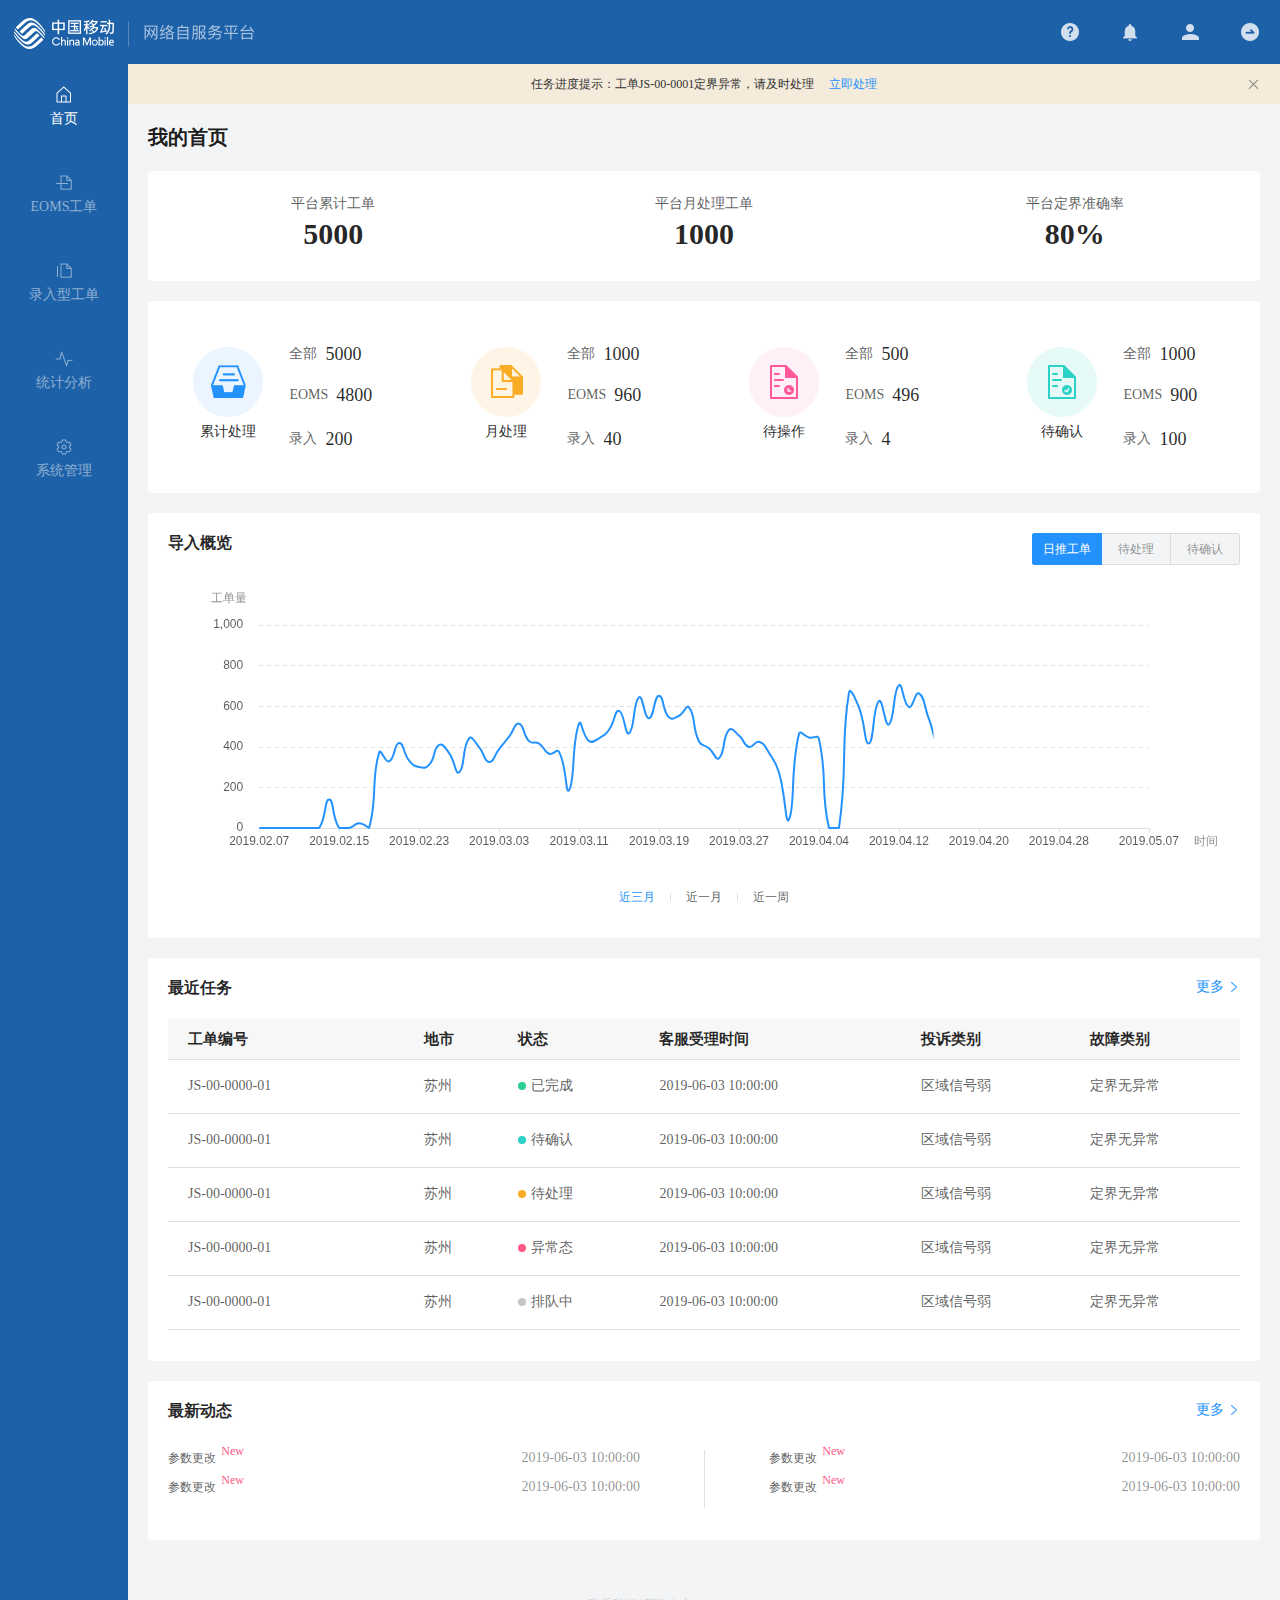
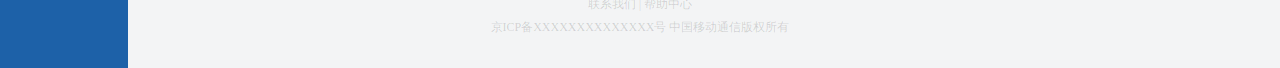
<file: index.html>
<!DOCTYPE html>
<html>
<head>
    <meta charset="utf-8">
    <title></title>
    <link rel="stylesheet" type="text/css" href="./static/css/comm.css">
    <link rel="stylesheet" type="text/css" href="./static/css/total.css">
    <script type="text/javascript" src="./static/js/jquery.min.js"></script>
    <script type="text/javascript" src="./static/js/show.js"></script>
    <script type="text/javascript" src="./static/js/comm.js"></script>
    <style type="text/css">
        .footer{
            margin-top: 56px;
        }
    </style>
</head>
<body>
    <!--start 头部-->
    <div class="top">
        <div class="title"><img src="./static/images/logo.png" alt=""></div>
        <ul>
            <li onclick="window.location.href='helpCenter.html'">
                <i class="help"></i>
                <p>帮助中心</p>
            </li>
            <li onclick="window.location.href='messageCenter.html'">
                <i class="message"></i>
                <span class="icon"><b>4</b></span>
                <p>消息中心</p>
            </li>
            <li onclick="window.location.href='personalCenter.html'">
                <i class="user"></i>
                <p>个人中心</p>
            </li>
            <li onclick="window.location.href='login.html'">
                <i class="icon_close"></i>
                <p>登出</p>
            </li>
        </ul>
    </div>
    <!--end 头部-->
    <div class="content">
        <!--start 测导航-->
        <div class="nav">
            <p>我的导航</p>
            <ul>
                <li class="active">
                    <i class="nav_home"></i>
                    <span>首页</span>
                </li>
                <li onclick="window.location.href = 'import-idx.html';">
                    <i class="nav_import"></i>
                    <span>EOMS工单</span>
                </li>
                <li onclick="window.location.href = 'enter-idx.html';">
                    <i class="nav_input"></i>
                    <span>录入型工单</span>
                </li>
                <li onclick="window.location.href = 'analysis.html'">
                    <i class="nav_static"></i>
                    <span>统计分析</span>
                </li>
                <li onclick="window.location.href = 'params.html'">
                    <i class="nav_manage"></i>
                    <span class="hide">系统管理</span>
                </li>
            </ul>
        </div>
        <!--end 测导航-->
        <div class="siled" id="siled">
            <div class="message" style="display:block">
                <div class="text">
                    <span>任务进度提示：工单JS-00-0001定界异常，请及时处理</span>
                    <a href="javascript:;">立即处理</a>
                </div>
                <i></i>
            </div>
            <h2>我的首页</h2>
            <div class="platform">
                <ul>
                    <li>
                        <p>平台累计工单</p>
                        <strong>5000</strong>
                    </li>
                    <li>
                        <p>平台月处理工单</p>
                        <strong>1000</strong>
                    </li>
                    <li>
                        <p>平台定界准确率</p>
                        <strong>80%</strong>
                    </li>
                </ul>
            </div>
            <div class="myself">
                <div>
                    <div class="term">
                        <img src="./static/images/total_deal.png">
                        <strong>累计处理</strong>
                    </div>
                    <div class="date">
                        <ul>
                            <li>
                                <p>全部</p>
                                <span>5000</span>
                            </li>
                            <li>
                                <p>EOMS</p>
                                <span>4800</span>
                            </li>
                            <li>
                                <p>录入</p>
                                <span>200</span>
                            </li>
                        </ul>
                    </div>
                </div>
                <div>
                    <div class="term">
                        <img src="./static/images/month_deal.png">
                        <strong>月处理</strong>
                    </div>
                    <div class="date">
                        <ul>
                            <li>
                                <p>全部</p>
                                <span>1000</span>
                            </li>
                            <li>
                                <p>EOMS</p>
                                <span>960</span>
                            </li>
                            <li>
                                <p>录入</p>
                                <span>40</span>
                            </li>
                        </ul>
                    </div>
                </div>
                <div>
                    <div class="term">
                        <img src="./static/images/wait_deal.png">
                        <strong>待操作</strong>
                    </div>
                    <div class="date">
                        <ul>
                            <li>
                                <p>全部</p>
                                <span>500</span>
                            </li>
                            <li style="cursor:pointer;" onclick="window.location.href = 'import-idx.html'">
                                <p>EOMS</p>
                                <span>496</span>
                            </li>
                            <li style="cursor:pointer;" onclick="window.location.href = 'enter-idx.html'">
                                <p>录入</p>
                                <span>4</span>
                            </li>
                        </ul>
                    </div>
                </div>
                <div>
                    <div class="term">
                        <img src="./static/images/wait_confirm.png">
                        <strong>待确认</strong>
                    </div>
                    <div class="date">
                        <ul>
                            <li>
                                <p>全部</p>
                                <span>1000</span>
                            </li>
                            <li style="cursor:pointer;" onclick="window.location.href = 'import-idx.html'">
                                <p>EOMS</p>
                                <span>900</span>
                            </li>
                            <li style="cursor:pointer;" onclick="window.location.href = 'enter-idx.html'">
                                <p>录入</p>
                                <span>100</span>
                            </li>
                        </ul>
                    </div>
                </div>
            </div>
            <div class="import">
                <strong>导入概览</strong>
                <div class="type">
                    <span class="active">日推工单</span>
                    <span>待处理</span>
                    <span>待确认</span>
                </div>
                <div class="clear"></div>
                <div class="graph" id="graph"></div>
                <div class="time">
                    <span class="active">近三月</span>
                    <i></i>
                    <span>近一月</span>
                    <i></i>
                    <span>近一周</span>
                </div>
            </div>
            <div class="lately">
                <strong>最近任务</strong>
                <a href="javascript:;" onclick="window.location.href='import-idx.html'">更多</a>
                <div class="table">
                    <table border=0 cellspacing=0 cellpadding=0>
                        <thead>
                            <tr>
                                <th>工单编号</th>
                                <th>地市</th>
                                <th>状态</th>
                                <th>客服受理时间</th>
                                <th>投诉类别</th>
                                <th>故障类别</th>
                            </tr>
                        </thead>
                        <tbody>
                            <tr>
                                <td>JS-00-0000-01</td>
                                <td>苏州</td>
                                <td><i class="wanc"></i>已完成</td>
                                <td>2019-06-03 10:00:00</td>
                                <td>区域信号弱</td>
                                <td>定界无异常</td>
                            </tr>
                            <tr>
                                <td>JS-00-0000-01</td>
                                <td>苏州</td>
                                <td><i class="quer"></i>待确认</td>
                                <td>2019-06-03 10:00:00</td>
                                <td>区域信号弱</td>
                                <td>定界无异常</td>
                            </tr>
                            <tr>
                                <td>JS-00-0000-01</td>
                                <td>苏州</td>
                                <td><i class="chul"></i>待处理</td>
                                <td>2019-06-03 10:00:00</td>
                                <td>区域信号弱</td>
                                <td>定界无异常</td>
                            </tr>
                            <tr>
                                <td>JS-00-0000-01</td>
                                <td>苏州</td>
                                <td><i class="yic"></i>异常态</td>
                                <td>2019-06-03 10:00:00</td>
                                <td>区域信号弱</td>
                                <td>定界无异常</td>
                            </tr>
                            <tr>
                                <td>JS-00-0000-01</td>
                                <td>苏州</td>
                                <td><i class="paid"></i>排队中</td>
                                <td>2019-06-03 10:00:00</td>
                                <td>区域信号弱</td>
                                <td>定界无异常</td>
                            </tr>
                        </tbody>
                    </table>
                </div>
                    
            </div>
            <div class="dynamic">
                <strong>最新动态</strong>
                <a href="javascript:;">更多</a>
                <ul class="clearfix">
                    <li>
                        <p><a href="#">参数更改</a><i>New</i></p><span>2019-06-03 10:00:00</span>
                    </li>
                    <li>
                        <p><a href="#">参数更改</a><i>New</i></p><span>2019-06-03 10:00:00</span>
                    </li>
                    <li>
                        <p><a href="#">参数更改</a><i>New</i></p><span>2019-06-03 10:00:00</span>
                    </li>
                    <li>
                        <p><a href="#">参数更改</a><i>New</i></p><span>2019-06-03 10:00:00</span>
                    </li>
                </ul>
            </div>
        </div>
        <div class="footer">
            <div>
                <p>联系我们 | 帮助中心</p>
                <p>京ICP备XXXXXXXXXXXXXX号 中国移动通信版权所有</p>
            </div>
        </div>
    </div>
    <script type="text/javascript" src="./static/js/echarts.min.js"></script>
    <script type="text/javascript">
        $(function() {
            lately(document.querySelector('.lately').querySelector('tbody'));
            localStorage.removeItem('process_type'); //清除存储的工单类型
            localStorage.removeItem('fiel_number'); //清除存储的工单编号
            var liList = $('.type span');//nav.querySelectorAll('span');
            var sList = $('.time span');//time.querySelectorAll('span');
            var my_pic = [{"now_time":1548691200000,"all":0,"to_be_treated":5237,"to_be_confirmed":1673},{"now_time":1548777600000,"all":0,"to_be_treated":0,"to_be_confirmed":0},{"now_time":1548864000000,"all":0,"to_be_treated":0,"to_be_confirmed":0},{"now_time":1548950400000,"all":0,"to_be_treated":0,"to_be_confirmed":0},{"now_time":1549036800000,"all":0,"to_be_treated":0,"to_be_confirmed":0},{"now_time":1549123200000,"all":0,"to_be_treated":0,"to_be_confirmed":0},{"now_time":1549209600000,"all":0,"to_be_treated":0,"to_be_confirmed":0},{"now_time":1549296000000,"all":0,"to_be_treated":0,"to_be_confirmed":0},{"now_time":1549382400000,"all":0,"to_be_treated":0,"to_be_confirmed":0},{"now_time":1549468800000,"all":0,"to_be_treated":0,"to_be_confirmed":0},{"now_time":1549555200000,"all":0,"to_be_treated":0,"to_be_confirmed":0},{"now_time":1549641600000,"all":0,"to_be_treated":0,"to_be_confirmed":0},{"now_time":1549728000000,"all":0,"to_be_treated":0,"to_be_confirmed":0},{"now_time":1549814400000,"all":0,"to_be_treated":0,"to_be_confirmed":0},{"now_time":1549900800000,"all":0,"to_be_treated":0,"to_be_confirmed":0},{"now_time":1549987200000,"all":0,"to_be_treated":0,"to_be_confirmed":0},{"now_time":1550073600000,"all":0,"to_be_treated":0,"to_be_confirmed":0},{"now_time":1550160000000,"all":140,"to_be_treated":5781,"to_be_confirmed":1837},{"now_time":1550246400000,"all":0,"to_be_treated":5781,"to_be_confirmed":1837},{"now_time":1550332800000,"all":0,"to_be_treated":5781,"to_be_confirmed":1837},{"now_time":1550419200000,"all":23,"to_be_treated":5750,"to_be_confirmed":1853},{"now_time":1550505600000,"all":0,"to_be_treated":0,"to_be_confirmed":0},{"now_time":1550592000000,"all":372,"to_be_treated":5812,"to_be_confirmed":1897},{"now_time":1550678400000,"all":328,"to_be_treated":5812,"to_be_confirmed":1897},{"now_time":1550764800000,"all":419,"to_be_treated":5812,"to_be_confirmed":1897},{"now_time":1550851200000,"all":332,"to_be_treated":5812,"to_be_confirmed":1897},{"now_time":1550937600000,"all":300,"to_be_treated":5812,"to_be_confirmed":1897},{"now_time":1551024000000,"all":311,"to_be_treated":5812,"to_be_confirmed":1897},{"now_time":1551110400000,"all":409,"to_be_treated":5812,"to_be_confirmed":1897},{"now_time":1551196800000,"all":369,"to_be_treated":5812,"to_be_confirmed":1897},{"now_time":1551283200000,"all":274,"to_be_treated":5812,"to_be_confirmed":1897},{"now_time":1551369600000,"all":441,"to_be_treated":5811,"to_be_confirmed":1897},{"now_time":1551456000000,"all":398,"to_be_treated":5859,"to_be_confirmed":1897},{"now_time":1551542400000,"all":325,"to_be_treated":5859,"to_be_confirmed":1897},{"now_time":1551628800000,"all":389,"to_be_treated":5861,"to_be_confirmed":1897},{"now_time":1551715200000,"all":450,"to_be_treated":5859,"to_be_confirmed":1897},{"now_time":1551801600000,"all":514,"to_be_treated":5859,"to_be_confirmed":1897},{"now_time":1551888000000,"all":428,"to_be_treated":5860,"to_be_confirmed":1897},{"now_time":1551974400000,"all":416,"to_be_treated":5860,"to_be_confirmed":1897},{"now_time":1552060800000,"all":366,"to_be_treated":5860,"to_be_confirmed":1897},{"now_time":1552147200000,"all":375,"to_be_treated":5860,"to_be_confirmed":1897},{"now_time":1552233600000,"all":186,"to_be_treated":5852,"to_be_confirmed":1897},{"now_time":1552320000000,"all":514,"to_be_treated":5852,"to_be_confirmed":1897},{"now_time":1552406400000,"all":428,"to_be_treated":5852,"to_be_confirmed":1897},{"now_time":1552492800000,"all":442,"to_be_treated":5852,"to_be_confirmed":1897},{"now_time":1552579200000,"all":484,"to_be_treated":5852,"to_be_confirmed":1897},{"now_time":1552665600000,"all":577,"to_be_treated":5852,"to_be_confirmed":1897},{"now_time":1552752000000,"all":466,"to_be_treated":5852,"to_be_confirmed":1897},{"now_time":1552838400000,"all":644,"to_be_treated":5848,"to_be_confirmed":1897},{"now_time":1552924800000,"all":541,"to_be_treated":5848,"to_be_confirmed":1897},{"now_time":1553011200000,"all":652,"to_be_treated":5848,"to_be_confirmed":1897},{"now_time":1553097600000,"all":545,"to_be_treated":5848,"to_be_confirmed":1897},{"now_time":1553184000000,"all":553,"to_be_treated":5840,"to_be_confirmed":1897},{"now_time":1553270400000,"all":594,"to_be_treated":5837,"to_be_confirmed":1897},{"now_time":1553356800000,"all":426,"to_be_treated":5837,"to_be_confirmed":1897},{"now_time":1553443200000,"all":393,"to_be_treated":5837,"to_be_confirmed":1897},{"now_time":1553529600000,"all":344,"to_be_treated":5840,"to_be_confirmed":1897},{"now_time":1553616000000,"all":483,"to_be_treated":5840,"to_be_confirmed":1897},{"now_time":1553702400000,"all":456,"to_be_treated":5839,"to_be_confirmed":0},{"now_time":1553788800000,"all":399,"to_be_treated":5839,"to_be_confirmed":0},{"now_time":1553875200000,"all":425,"to_be_treated":5839,"to_be_confirmed":0},{"now_time":1553961600000,"all":371,"to_be_treated":5839,"to_be_confirmed":0},{"now_time":1554048000000,"all":273,"to_be_treated":5883,"to_be_confirmed":0},{"now_time":1554134400000,"all":42,"to_be_treated":5833,"to_be_confirmed":0},{"now_time":1554220800000,"all":463,"to_be_treated":5833,"to_be_confirmed":0},{"now_time":1554307200000,"all":446,"to_be_treated":5832,"to_be_confirmed":0},{"now_time":1554393600000,"all":439,"to_be_treated":5832,"to_be_confirmed":0},{"now_time":1554480000000,"all":0,"to_be_treated":0,"to_be_confirmed":0},{"now_time":1554566400000,"all":0,"to_be_treated":0,"to_be_confirmed":0},{"now_time":1554652800000,"all":666,"to_be_treated":6175,"to_be_confirmed":0},{"now_time":1554739200000,"all":594,"to_be_treated":6175,"to_be_confirmed":0},{"now_time":1554825600000,"all":417,"to_be_treated":6230,"to_be_confirmed":0},{"now_time":1554912000000,"all":625,"to_be_treated":6230,"to_be_confirmed":0},{"now_time":1554998400000,"all":510,"to_be_treated":6231,"to_be_confirmed":0},{"now_time":1555084800000,"all":703,"to_be_treated":6231,"to_be_confirmed":0},{"now_time":1555171200000,"all":596,"to_be_treated":6231,"to_be_confirmed":0},{"now_time":1555257600000,"all":663,"to_be_treated":6231,"to_be_confirmed":0},{"now_time":1555344000000,"all":537,"to_be_treated":6231,"to_be_confirmed":0},{"now_time":1555430400000,"all":413,"to_be_treated":6231,"to_be_confirmed":5},{"now_time":1555516800000,"all":600,"to_be_treated":6231,"to_be_confirmed":5},{"now_time":1555603200000,"all":631,"to_be_treated":6220,"to_be_confirmed":5},{"now_time":1555689600000,"all":602,"to_be_treated":6220,"to_be_confirmed":5},{"now_time":1555776000000,"all":602,"to_be_treated":6220,"to_be_confirmed":5},{"now_time":1555862400000,"all":512,"to_be_treated":6218,"to_be_confirmed":5},{"now_time":1555948800000,"all":565,"to_be_treated":6218,"to_be_confirmed":5},{"now_time":1556035200000,"all":682,"to_be_treated":410,"to_be_confirmed":5},{"now_time":1556121600000,"all":569,"to_be_treated":410,"to_be_confirmed":5},{"now_time":1556208000000,"all":559,"to_be_treated":410,"to_be_confirmed":5},{"now_time":1556294400000,"all":491,"to_be_treated":386,"to_be_confirmed":5},{"now_time":1556380800000,"all":334,"to_be_treated":386,"to_be_confirmed":5},{"now_time":1556467200000,"all":518,"to_be_treated":386,"to_be_confirmed":5},{"now_time":1556553600000,"all":218,"to_be_treated":386,"to_be_confirmed":5},{"now_time":1556640000000,"all":0,"to_be_treated":386,"to_be_confirmed":5},{"now_time":1556726400000,"all":0,"to_be_treated":386,"to_be_confirmed":5},{"now_time":1556812800000,"all":0,"to_be_treated":386,"to_be_confirmed":5},{"now_time":1556899200000,"all":419,"to_be_treated":386,"to_be_confirmed":5},{"now_time":1556985600000,"all":917,"to_be_treated":386,"to_be_confirmed":5},{"now_time":1557072000000,"all":679,"to_be_treated":386,"to_be_confirmed":5},{"now_time":1557158400000,"all":722,"to_be_treated":386,"to_be_confirmed":5},{"now_time":1557244800000,"all":561,"to_be_treated":386,"to_be_confirmed":5}]
            //导入概览-初始化折线图（全部三个月）
            var pd = picDataTime('日推工单', '近三月', my_pic);
            graph(pd.yd, pd.xd);
            liList.each(function(){
                $(this).on('click',function(){
                    $(this).addClass('active').siblings().removeClass();
                    var transmit = $(this).text();
                    var timeTxt = $('.time span.active').text();
                    var pT = picDataTime(transmit, timeTxt, my_pic);
                    graph(pT.yd, pT.xd);
                })
            })
            sList.each(function(){
                $(this).on('click',function(){
                    $(this).addClass('active').siblings().removeClass();
                    var timeTxt = $(this).text();
                    var transmit = $('.type span.active').text();
                    var pT = picDataTime(transmit, timeTxt, my_pic);
                    graph(pT.yd, pT.xd);
                })
            })

            $('.siled .message a').click(function() {
                localStorage.setItem('process_type', '异常态');
                localStorage.setItem('fiel_number', 'js-00-0000-01');
                window.open('process.html')
            })
            $('.siled .message i').click(function(){
                $('.siled .message').hide();
            })
            //最新动态
            $('.dynamic').on('click',function(e){
                var evt = e||window.event;
                var elem = evt.target;
                if(elem.nodeName == 'A'){
                    localStorage.setItem('msg_center_mark',1);
                    window.location.href = 'messageCenter.html'
                }
            })
        })
    </script>
</body>

</html>
</file>
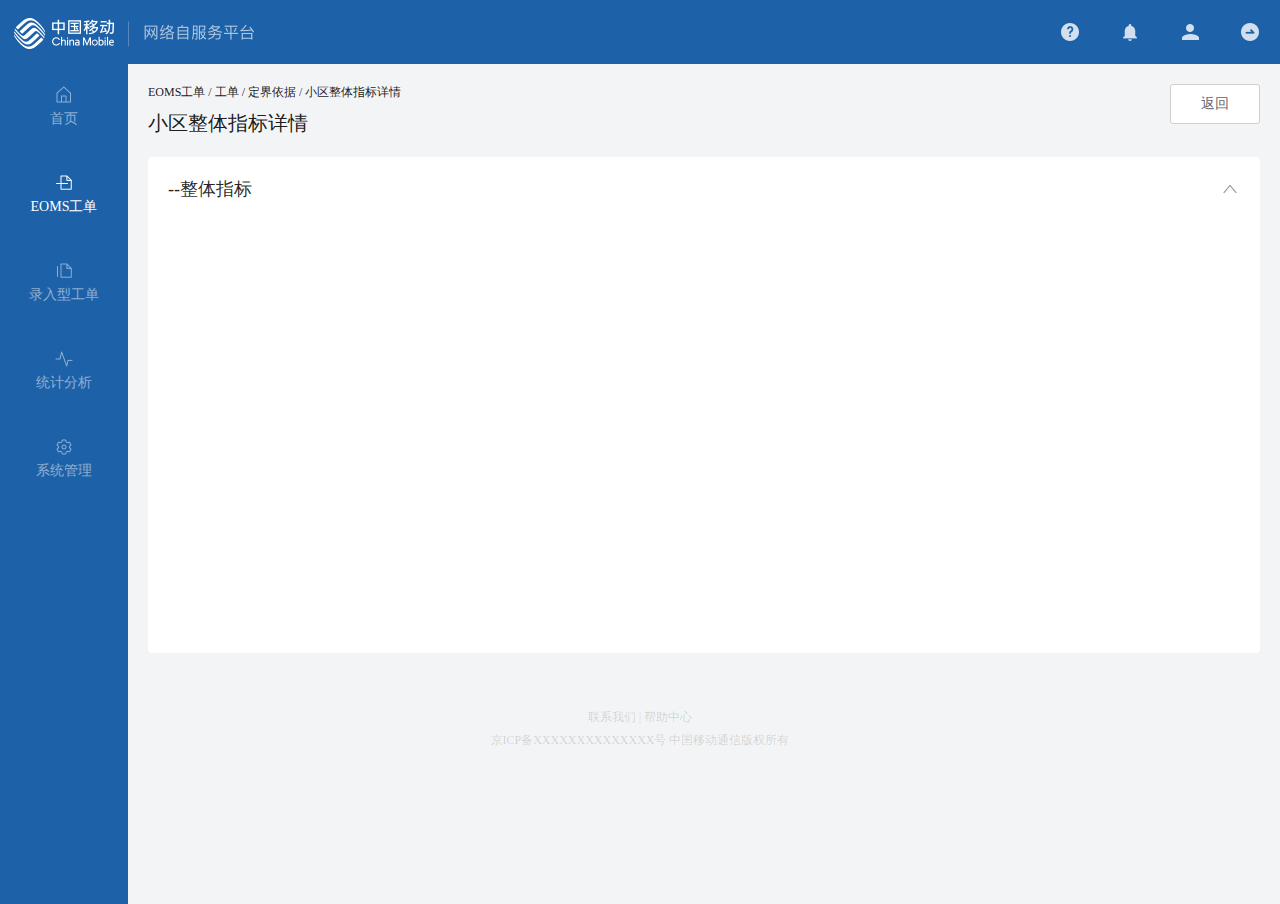
<file: basis_village.html>
<!DOCTYPE html>
<html lang="en">

<head>
    <meta charset="utf-8">
    <title></title>
    <link rel="stylesheet" type="text/css" href="./static/css/comm.css">
    <link rel="stylesheet" type="text/css" href="./static/css/total.css">
    <link rel="stylesheet" type="text/css" href="./static/css/basis.css">
    <script type="text/javascript" src="./static/js/jquery.min.js"></script>
    <script type="text/javascript" src="./static/js/show.js"></script>
    <script type="text/javascript" src="./static/js/comm.js"></script>
    <style type="text/css">
        /*折线图下钻页面特有css  -start-*/
        #target {
            width: 90%;
            height: 400px;
            margin: 0 auto
        }
        .start{
            position: absolute;
            top: 0;
            right: 0;
        }
        /*折线图下钻页面特有css  -end-*/
    </style>
</head>

<body>
    <!--start 头部-->
    <div class="top">
        <div class="title"><img src="./static/images/logo.png" alt=""></div>
        <ul>
            <li onclick="window.location.href='helpCenter.html'">
                <i class="help"></i>
                <p>帮助中心</p>
            </li>
            <li onclick="window.location.href='messageCenter.html'">
                <i class="message"></i>
                <span class="icon"><b>4</b></span>
                <p>消息中心</p>
            </li>
            <li onclick="window.location.href='personalCenter.html'">
                <i class="user"></i>
                <p>个人中心</p>
            </li>
            <li onclick="window.location.href='login.html'">
                <i class="icon_close"></i>
                <p>登出</p>
            </li>
        </ul>
    </div>
    <!--end 头部-->
    <div class="content">
        <!--start 测导航-->
        <div class="nav">
            <p>我的导航</p>
            <ul>
                <li onclick="window.location.href = 'index.html'">
                    <i class="nav_home"></i>
                    <span>首页</span>
                </li>
                <li class="active" onclick="window.location.href = 'import-idx.html';">
                    <i class="nav_import"></i>
                    <span>EOMS工单</span>
                </li>
                <li onclick="window.location.href = 'enter-idx.html';">
                    <i class="nav_input"></i>
                    <span>录入型工单</span>
                </li>
                <li onclick="window.location.href = 'analysis.html'">
                    <i class="nav_static"></i>
                    <span>统计分析</span>
                </li>
                <li onclick="window.location.href = 'params.html';">
                    <i class="nav_manage"></i>
                    <span>系统管理</span>
                </li>
            </ul>
        </div>
        <!--end 测导航-->
        <div class="siled">
            <div class="path">EOMS工单 / 工单 / 定界依据 / 小区整体指标详情</div>
            <div class="start">
                <button>返回</button>
            </div>
            <div class="subtitle">
                <span>小区整体指标详情</span>
            </div>
            <div class="module">
                <div class="title">
                    <span>--整体指标</span>
                    <i class="show"></i>
                </div>
                <div class="cont" style="display:block">
                    <div id="target"></div>

                </div>
            </div>
        </div>
        <div class="footer">
            <div>
                <p>联系我们 | 帮助中心</p>
                <p>京ICP备XXXXXXXXXXXXXX号 中国移动通信版权所有</p>
            </div>
        </div>
    </div>
    <script type="text/javascript" src="./static/js/echarts.min.js"></script>
    <script type="text/javascript">
        $(function() {
            window.fiel_number = localStorage.getItem('fiel_number'); //工单编号
            var basis_two_id = localStorage.getItem('basis_two_id'); //下钻点id
            var basis_two_time = localStorage.getItem('basis_two_time'); //下钻点time
            var basis_user_name = localStorage.getItem('basis_two_name'); //下钻点坐在的tab名称
            window.basis_two_type = localStorage.getItem('basis_two_type'); //下钻点type类型
            window.basis_two_text = localStorage.getItem('basis_two_text'); //下钻点类型对应名称展示
            //下钻点tab名称对应请求参数
            var baisi_two_name = {
                'TCP一二次握手时延': 'tcp_12_time',
                'TCP一二次握手成功率': 'tcp_12_per',
                'TCP二三次握手时延': 'tcp_23_time',
                'TCP二三次握手成功率': 'tcp_23_per',
                'TCP重传率': 'tcp_re_per',
                'HTTP响应成功率': 'http_per',
                'HTTP响应时延': 'http_time',
                'HTTP500KB以上大包下载速率': 'http_spe',
                '附着成功率': 'scu',
                'TAU成功率': 'tau_scu',
                'X2切换成功率': 'x2_scu',
                'Service Request 业务请求成功率': 'xr_scu',
                '弱覆盖':'mr_cr',
                '重叠覆盖':'mr_ocr',
                '过覆盖':'mr_nocr'
            }
            //下钻点tab名称对应数值单位
            var unit = {
                'TCP一二次握手时延':'单位/ms',
                'TCP一二次握手成功率':'百分比/%',
                'TCP二三次握手时延':'单位/ms',
                'TCP二三次握手成功率':'百分比/%',
                'TCP重传率':'百分比/%',
                'HTTP响应成功率':'百分比/%',
                'HTTP响应时延':'单位/ms',
                'HTTP500KB以上大包下载速率':'单位/Mbps',
                '附着成功率':'百分比/%',
                'TAU成功率':'百分比/%',
                'X2切换成功率':'百分比/%',
                'Service Request 业务请求成功率':'百分比/%',
                '弱覆盖':'百分比/%',
                '重叠覆盖':'百分比/%',
                '过覆盖':'百分比/%'
            };
            if (window.fiel_number.indexOf('JSL') != -1) { //录入
                if(window.basis_two_type == 'cell' || window.basis_two_type == 'user'){
                    $('.siled .path').html('录入型工单 / 工单 / 定界依据 / 小区整体指标详情');
                }else if(window.basis_two_type == 'sgw'){
                    $('.siled .path').html('录入型工单 / 工单 / 定界依据 / SGW-IP整体指标详情');
                }else if(window.basis_two_type == 'mme'){
                    $('.siled .path').html('录入型工单 / 工单 / 定界依据 / MME-IP整体指标详情');
                }
            } else {
                if(window.basis_two_type == 'cell' || window.basis_two_type == 'user'){
                    $('.siled .path').html('EOMS工单 / 工单 / 定界依据 / 小区整体指标详情');
                }else if(window.basis_two_type == 'sgw'){
                    $('.siled .path').html('EOMS工单 / 工单 / 定界依据 / SGW-IP整体指标详情');
                }else if(window.basis_two_type == 'mme'){
                    $('.siled .path').html('EOMS工单 / 工单 / 定界依据 / MME-IP整体指标详情');
                }
            };
            //下钻点类型对应名称展示
            $('.siled .module .title span').html(basis_two_text + '<em style="padding-left:20px;font-size:16px;color:rgba(0,0,0,.65)">'+basis_two_time+'</em>');
            if(window.basis_two_type == 'cell' || window.basis_two_type == 'user'){
                $('.siled .subtitle span').html('小区整体指标');
            }else if(window.basis_two_type == 'sgw'){
                $('.siled .subtitle span').html('SGW-IP整体指标');
            }else if(window.basis_two_type == 'mme'){
                $('.siled .subtitle span').html('MME-IP整体指标');
            }
            //下钻点对应折线图请求-渲染页面
            var respone = {"start_time":1558863918000,"threshold":300,"data":[{"x":1558864200000,"y":48.6740999112},{"x":1558864440000,"y":49.6186717426},{"x":1558864800000,"y":51.2406249461},{"x":1558865040000,"y":52.8229030721},{"x":1558865400000,"y":52.5275101046},{"x":1558865640000,"y":54.0763636393},{"x":1558866000000,"y":52.0953202286},{"x":1558866240000,"y":52.9392594662},{"x":1558866600000,"y":52.6870326292},{"x":1558866840000,"y":49.7667913431},{"x":1558867200000,"y":54.6068081063},{"x":1558867440000,"y":51.5668614266},{"x":1558867800000,"y":53.7361544457},{"x":1558868040000,"y":52.8544248328},{"x":1558868400000,"y":54.8453706433},{"x":1558868640000,"y":67.6161066544},{"x":1558869000000,"y":63.7854779217},{"x":1558869240000,"y":63.7750566982},{"x":1558869600000,"y":55.5748773933},{"x":1558869840000,"y":52.7835528801},{"x":1558870200000,"y":56.0818981252},{"x":1558870440000,"y":55.2708541133},{"x":1558870800000,"y":53.8776174948},{"x":1558871040000,"y":52.839935681},{"x":1558871400000,"y":52.7176418697},{"x":1558871640000,"y":54.5224947899},{"x":1558872000000,"y":61.1797272394},{"x":1558872240000,"y":55.6640124674},{"x":1558872600000,"y":55.5290253816},{"x":1558872840000,"y":58.555467272},{"x":1558873200000,"y":57.6796952654},{"x":1558873440000,"y":57.1197272458},{"x":1558873800000,"y":56.886115943},{"x":1558874040000,"y":55.321106663},{"x":1558874400000,"y":56.7125870449},{"x":1558874640000,"y":57.4815264045},{"x":1558875000000,"y":58.0875874464},{"x":1558875240000,"y":58.0423673438},{"x":1558875600000,"y":58.7676979919},{"x":1558875840000,"y":58.9335354002},{"x":1558876200000,"y":57.104737208},{"x":1558876440000,"y":57.9239518203},{"x":1558876800000,"y":56.8045769617},{"x":1558877040000,"y":57.7708645947},{"x":1558877400000,"y":57.0193941569},{"x":1558877640000,"y":55.1073321457},{"x":1558878000000,"y":55.6608430841},{"x":1558878240000,"y":56.1842277385},{"x":1558878600000,"y":54.5383830277},{"x":1558878840000,"y":53.2992319488},{"x":1558879200000,"y":57.8343089443},{"x":1558879440000,"y":53.5003425956},{"x":1558879800000,"y":51.9845409146},{"x":1558880040000,"y":53.5286825186},{"x":1558880400000,"y":52.8172216087},{"x":1558880640000,"y":51.1663345466},{"x":1558881000000,"y":50.9516306729},{"x":1558881240000,"y":52.2673266271},{"x":1558881600000,"y":52.0446008901},{"x":1558881840000,"y":52.2362504424},{"x":1558882200000,"y":51.6068760545},{"x":1558882440000,"y":54.4370155402},{"x":1558882800000,"y":50.4546573783},{"x":1558883040000,"y":52.5343730443},{"x":1558883400000,"y":54.0016912266},{"x":1558883640000,"y":52.3875889719},{"x":1558884000000,"y":50.7554327404},{"x":1558884240000,"y":54.714186499},{"x":1558884600000,"y":51.3479895947},{"x":1558884840000,"y":53.0947022792},{"x":1558885200000,"y":51.7615142048},{"x":1558885440000,"y":51.4875719573},{"x":1558885800000,"y":49.7112432268},{"x":1558886040000,"y":49.3199309518},{"x":1558886400000,"y":53.896057034},{"x":1558886640000,"y":46.5644869164},{"x":1558887000000,"y":48.5738170072},{"x":1558887240000,"y":49.2902303983},{"x":1558887600000,"y":49.2079062276},{"x":1558887840000,"y":49.7087464079},{"x":1558888200000,"y":47.3980395491},{"x":1558888440000,"y":50.0429688146},{"x":1558888800000,"y":49.6647700028},{"x":1558889040000,"y":50.0650370852},{"x":1558889400000,"y":48.055096475},{"x":1558889640000,"y":47.1944654736},{"x":1558890000000,"y":46.8088927052},{"x":1558890240000,"y":45.9895479958},{"x":1558890600000,"y":46.1601257414},{"x":1558890840000,"y":45.4262983401},{"x":1558891200000,"y":43.9685793707},{"x":1558891440000,"y":44.204611121},{"x":1558891800000,"y":43.4833996513},{"x":1558892040000,"y":44.8920286366},{"x":1558892400000,"y":43.9409538111},{"x":1558892640000,"y":42.5414900838},{"x":1558893000000,"y":43.0103895028},{"x":1558893240000,"y":41.7802596113},{"x":1558893600000,"y":43.3986571853},{"x":1558893840000,"y":42.7282309122},{"x":1558894200000,"y":41.7761355487},{"x":1558894440000,"y":42.2862351432},{"x":1558894800000,"y":40.111359127},{"x":1558895040000,"y":38.8832210277},{"x":1558895400000,"y":40.0973906052},{"x":1558895640000,"y":40.4013557173},{"x":1558896000000,"y":43.5342415634},{"x":1558896240000,"y":40.0652860374},{"x":1558896600000,"y":40.3618009461},{"x":1558896840000,"y":39.9274324283},{"x":1558897200000,"y":52.205958222},{"x":1558897440000,"y":55.128489404},{"x":1558897800000,"y":41.1947921075},{"x":1558898040000,"y":41.4271931361},{"x":1558898400000,"y":39.4589509847},{"x":1558898640000,"y":39.6882994461},{"x":1558899000000,"y":39.4974554506},{"x":1558899240000,"y":41.4319498635},{"x":1558899600000,"y":41.4826952381},{"x":1558899840000,"y":38.9776461264},{"x":1558900200000,"y":38.568400372},{"x":1558900440000,"y":43.0731388287},{"x":1558900800000,"y":41.0475411659},{"x":1558901040000,"y":40.4917289964},{"x":1558901400000,"y":41.6289606515},{"x":1558901640000,"y":38.6148097963},{"x":1558902000000,"y":41.1971885174},{"x":1558902240000,"y":48.5396211242},{"x":1558902600000,"y":39.6433906361},{"x":1558902840000,"y":39.8959780272},{"x":1558903200000,"y":40.2358427249},{"x":1558903440000,"y":39.4164621629},{"x":1558903800000,"y":40.286706266},{"x":1558904040000,"y":40.240635591},{"x":1558904400000,"y":40.1383103116},{"x":1558904640000,"y":38.8747217372},{"x":1558905000000,"y":39.2671347646},{"x":1558905240000,"y":38.4371932424},{"x":1558905600000,"y":38.8229142738},{"x":1558905840000,"y":40.1060772307},{"x":1558906200000,"y":36.6098469822},{"x":1558906440000,"y":37.0454869186},{"x":1558906800000,"y":37.4403436528},{"x":1558907040000,"y":37.5283498598},{"x":1558907400000,"y":37.3280420333},{"x":1558907640000,"y":36.8676478821},{"x":1558908000000,"y":44.8593963987},{"x":1558908240000,"y":38.0234572165},{"x":1558908600000,"y":51.6080726993},{"x":1558908840000,"y":49.1436906006},{"x":1558909200000,"y":37.4043331339},{"x":1558909440000,"y":37.7687111221},{"x":1558909800000,"y":43.5416295123},{"x":1558910040000,"y":41.5911715757},{"x":1558910400000,"y":44.575220761},{"x":1558910640000,"y":41.3231718277},{"x":1558911000000,"y":43.4675820726},{"x":1558911240000,"y":39.6431640909},{"x":1558911600000,"y":50.7728156168},{"x":1558911840000,"y":40.8562572252},{"x":1558912200000,"y":41.6517924335},{"x":1558912440000,"y":42.5328765028},{"x":1558912800000,"y":42.464548472},{"x":1558913040000,"y":44.6784310616},{"x":1558913400000,"y":43.8810055369},{"x":1558913640000,"y":42.6925431621},{"x":1558914000000,"y":43.4844390204},{"x":1558914240000,"y":45.099981966},{"x":1558914600000,"y":46.0142056362},{"x":1558914840000,"y":49.2707082534},{"x":1558915200000,"y":50.1279371689},{"x":1558915440000,"y":60.7989846909},{"x":1558915800000,"y":69.2881254088},{"x":1558916040000,"y":60.1619683106},{"x":1558916400000,"y":50.1206440456},{"x":1558916640000,"y":51.0497859853},{"x":1558917000000,"y":50.7895052568},{"x":1558917240000,"y":54.5331897921},{"x":1558917600000,"y":49.4229243117},{"x":1558917840000,"y":52.2023494788},{"x":1558918200000,"y":51.5828956305},{"x":1558918440000,"y":49.1081465782},{"x":1558918800000,"y":48.3534211486},{"x":1558919040000,"y":48.3633440468},{"x":1558919400000,"y":49.3093415221},{"x":1558919640000,"y":47.764075909},{"x":1558920000000,"y":48.5333853874},{"x":1558920240000,"y":50.0014937852},{"x":1558920600000,"y":51.0768654983},{"x":1558920840000,"y":53.3540277643},{"x":1558921200000,"y":50.635402939},{"x":1558921440000,"y":49.8556715355},{"x":1558921800000,"y":49.8687929382},{"x":1558922040000,"y":52.8524770226},{"x":1558922400000,"y":53.6642076173},{"x":1558922640000,"y":54.4602166001},{"x":1558923000000,"y":52.0822733822},{"x":1558923240000,"y":53.7242132679},{"x":1558923600000,"y":50.3458173695},{"x":1558923840000,"y":48.543413104},{"x":1558924200000,"y":49.089866013},{"x":1558924440000,"y":52.0309934633},{"x":1558924800000,"y":51.6981607654},{"x":1558925040000,"y":51.0624255357},{"x":1558925400000,"y":53.8743847373},{"x":1558925640000,"y":53.8927519407},{"x":1558926000000,"y":53.6460168479},{"x":1558926240000,"y":52.217534909},{"x":1558926600000,"y":51.9586344628},{"x":1558926840000,"y":51.4588450657},{"x":1558927200000,"y":52.0901782156},{"x":1558927440000,"y":50.7601938036},{"x":1558927800000,"y":49.4242451015},{"x":1558928040000,"y":52.2082683144},{"x":1558928400000,"y":52.9014256879},{"x":1558928640000,"y":53.5346269011},{"x":1558929000000,"y":54.9564226612},{"x":1558929240000,"y":52.8764444283},{"x":1558929600000,"y":56.6064075546},{"x":1558929840000,"y":55.8125720576},{"x":1558930200000,"y":55.4084288502},{"x":1558930440000,"y":56.2980140519},{"x":1558930800000,"y":52.3847895299},{"x":1558931040000,"y":53.1066268234},{"x":1558931400000,"y":53.8202818505},{"x":1558931640000,"y":52.1733237766},{"x":1558932000000,"y":52.1204089673},{"x":1558932240000,"y":51.6770973415},{"x":1558932600000,"y":51.1470185388},{"x":1558932840000,"y":53.0818601917},{"x":1558933200000,"y":57.0249295472},{"x":1558933440000,"y":52.3626569306},{"x":1558933800000,"y":51.9605651106},{"x":1558934040000,"y":51.6970029624},{"x":1558934400000,"y":51.6099467265},{"x":1558934640000,"y":51.3073059685},{"x":1558935000000,"y":51.3061323297},{"x":1558935240000,"y":51.2064455204},{"x":1558935600000,"y":52.4357819168},{"x":1558935840000,"y":52.0578815329},{"x":1558936200000,"y":51.2791484876},{"x":1558936440000,"y":49.5365068385},{"x":1558936800000,"y":52.6133303229},{"x":1558937040000,"y":53.5136303621},{"x":1558937400000,"y":50.9740698788},{"x":1558937640000,"y":53.7369085444},{"x":1558938000000,"y":52.1826408177},{"x":1558938240000,"y":51.7072376154},{"x":1558938600000,"y":52.0713759606},{"x":1558938840000,"y":52.0024231129},{"x":1558939200000,"y":52.4796699412},{"x":1558939440000,"y":52.7005294585},{"x":1558939800000,"y":53.1888762251},{"x":1558940040000,"y":54.441452992},{"x":1558940400000,"y":51.6878910487},{"x":1558940640000,"y":52.6115195572},{"x":1558941000000,"y":54.5279861706},{"x":1558941240000,"y":54.6417920919},{"x":1558941600000,"y":52.6768299708},{"x":1558941840000,"y":52.6376385341},{"x":1558942200000,"y":53.9484963857},{"x":1558942440000,"y":57.5814516481},{"x":1558942800000,"y":56.8773383128},{"x":1558943040000,"y":54.1447033256},{"x":1558943400000,"y":52.8748330225},{"x":1558943640000,"y":52.4236314205},{"x":1558944000000,"y":51.6218418799},{"x":1558944240000,"y":52.2063870373},{"x":1558944600000,"y":54.9867676859},{"x":1558944840000,"y":53.596241386},{"x":1558945200000,"y":53.480910629},{"x":1558945440000,"y":51.5653710836},{"x":1558945800000,"y":52.2715182888},{"x":1558946040000,"y":51.1071882767},{"x":1558946400000,"y":53.8863106902},{"x":1558946640000,"y":53.7018619693},{"x":1558947000000,"y":51.7910469209},{"x":1558947240000,"y":52.1527818958},{"x":1558947600000,"y":54.3948185072},{"x":1558947840000,"y":56.1261909186},{"x":1558948200000,"y":55.4612935702},{"x":1558948440000,"y":53.8880515515},{"x":1558948800000,"y":57.9971401535},{"x":1558949040000,"y":51.8295399108},{"x":1558949400000,"y":52.149102175},{"x":1558949640000,"y":54.1465348095},{"x":1558950000000,"y":53.4656617499},{"x":1558950240000,"y":53.4092419978}]};
            var xDate = [],
                yDate = [],
                dottedY = [],
                zDate = [],
                minAx = [], //折线图 y坐标轴最大最小值
                dy;
            for (var i = 0; i < respone.data.length; i++) {
                var time = new Date(respone.data[i].x);
                var xt = (time.getMonth() + 1) + '-' + time.getDate() + ' ' + time.getHours() + ':' + time.getMinutes();
                if(basis_user_name == 'TCP一二次握手成功率' || basis_user_name == 'TCP二三次握手成功率' || basis_user_name == 'TCP重传率' || basis_user_name == 'HTTP响应成功率' || basis_user_name == '附着成功率' || basis_user_name == 'TAU成功率' || basis_user_name == 'X2切换成功率' || basis_user_name == 'Service Request 业务请求成功率'){
                    if(respone.data[i].y != '-'){
                        respone.data[i].y = (respone.data[i].y * 100).toFixed(2);
                    }
                    if(i == 0){
                        respone.threshold = (respone.threshold * 100).toFixed(2);
                    }
                    dy = respone.data[i].y;
                    if (dy == '-') {
                        var pre,nex;
                        if(i == 0){
                            pre = 0;
                            for(var n=1;(i + n) < respone.data.length;n++){
                                if(respone.data[i + n].y != '-'){
                                    nex = Number(respone.data[i + n].y * 100).toFixed(2);
                                    break;
                                }
                            }
                        }else if(i == respone.data.length-1){
                            for(var m=1;(i - m) >= 0;m++){
                                if(respone.data[i - m].y != '-'){
                                    pre = Number(respone.data[i - m].y);
                                    break;
                                }
                            }
                            nex = 0
                        }else{
                            for(var m=1;(i - m) >= 0;m++){
                                if(respone.data[i - m].y != '-'){
                                    pre = Number(respone.data[i - m].y);
                                    break;
                                }
                            }
                            for(var n=1;(i + n) < respone.data.length ;n++){
                                if(respone.data[i + n].y != '-'){
                                    nex = Number(respone.data[i + n].y * 100).toFixed(2);
                                    break;
                                }
                            }
                        }
                        dy = ( pre + Number(nex) ) / 2;
                    }
                }else{
                    if(respone.data[i].y != '-'){
                        respone.data[i].y = (respone.data[i].y).toFixed(2);
                    }
                    if(i == 0){
                        respone.threshold = Number(respone.threshold).toFixed(2);
                    }
                    dy = respone.data[i].y;
                    if (dy == '-') {
                        var pre,nex;
                        if(i == 0){
                            pre = 0;
                            for(var n=1;(i + n) < respone.data.length;n++){
                                if(respone.data[i + n].y != '-'){
                                    nex = Number(respone.data[i + n].y);
                                    break;
                                }
                            }
                        }else if(i == respone.data.length-1){
                            for(var m=1;(i - m) >= 0;m++){
                                if(respone.data[i - m].y != '-'){
                                    pre = Number(respone.data[i - m].y);
                                    break;
                                }
                            }
                            nex = 0
                        }else{
                            for(var m=1;(i - m) >= 0;m++){
                                if(respone.data[i - m].y != '-'){
                                    pre = Number(respone.data[i - m].y);
                                    break;
                                }
                            }
                            for(var n=1;(i + n) < respone.data.length ;n++){
                                if(respone.data[i + n].y != '-'){
                                    nex = Number(respone.data[i + n].y);
                                    break;
                                }
                            }
                        }
                        dy = ( pre + nex ) / 2;
                    }
                }

                if(i == 0){
                    minAx = [respone.threshold,respone.threshold];
                }
                //设置y值最大最小值
                if(respone.data[i].y != '-' && Number(respone.data[i].y) < Number(minAx[0]) ){
                    minAx[0] = respone.data[i].y
                }
                if(respone.data[i].y != '-' && Number(respone.data[i].y) > Number(minAx[1])){
                    minAx[1] = respone.data[i].y
                }

                xDate.push(time);
                yDate.push(respone.data[i].y);
                dottedY.push(dy);
                zDate.push(respone.threshold);
            }
            if((minAx[1] - respone.threshold) > (respone.threshold - minAx[0])){
                if((minAx[1] - respone.threshold) > (respone.threshold - 0)){
                    minAx[0] = 0;
                }else{
                    minAx[0] = (respone.threshold - (minAx[1] - respone.threshold)).toFixed(2);
                }
            }else{
                minAx[1] = (respone.threshold - minAx[0]) + Number(respone.threshold);
                minAx[1] = minAx[1].toFixed(2);
            }
            if (basis_user_name == 'TCP一二次握手时延' || basis_user_name == 'TCP二三次握手时延' || basis_user_name == 'TCP重传率' || basis_user_name == 'HTTP响应时延') {
                lineChart(xDate, yDate, dottedY, zDate, basis_user_name, '#5E9DD6', 'red',unit[basis_user_name],minAx)
            } else {
                lineChart(xDate, yDate, dottedY, zDate, basis_user_name, 'red', '#5E9DD6',unit[basis_user_name],minAx)
            }
        })
        $('.start button').click(function() {
            localStorage.setItem('fiel_number',window.fiel_number);
            window.location.href = 'basis.html';
        })
        
        function lineChart(xA, yA, dY, thd, xName, eColor, sColor ,unitY ,ymx) { //折线图展示
            var lte_val,xA1=[],threshold;
            threshold = thd[0];
            if(threshold.split('.')[1] == '00'){
                threshold = threshold.split('.')[0]
            };
            if(unitY == '百分比/%'){
                threshold = threshold + '%'
            }else{
                threshold = threshold + 'ms'
            };
            if (eColor == 'red') {
                lte_val = [{
                    gte: 0,
                    lt: thd[0],
                    color: eColor
                }];
            } else {
                lte_val = [{
                    gte: 0,
                    lte: thd[0],
                    color: eColor
                }]
            };
            var s_val = null;
            var e_val = null;
            var miny = ymx[0];  // y轴最小值
            var maxy = ymx[1];  // y轴最大值
            s_val = dateFormat(xA[0].getHours()) + ':' + dateFormat(xA[0].getMinutes())
            for(var i=0;i<xA.length;i++){
                xA1.push(dateFormat(xA[i].getHours()) + ':' + dateFormat(xA[i].getMinutes()));
                if(i == 19){
                    e_val = dateFormat(xA[i].getHours()) + ':' + dateFormat(xA[i].getMinutes())
                }
            }
            // 基于准备好的dom，初始化echarts实例
            var myChart = echarts.init(document.getElementById('target'));
            // 指定图表的配置项和数据
            var option = {
                grid: {
                    show: true,
                    bottom: 90,
                    left: '10%',
                    right: '10%',
                    borderWidth:0
                },
                legend: {
                    type: 'plain',
                    show: true,
                    top: 10,
                    right:'10%',
                    selectedMode: false,
                    itemWidth:14,
                    itemHeight:14,
                    textStyle:{
                        color:'rgba(0,0,0,0.45)'
                    },
                    data: [{
                        name: '异常',
                        icon:'image://static/images/echarts_i1.png'
                    },{
                        name: '阈值:'+parseInt(thd[0]),
                        icon:'image://static/images/echarts_i2.png'
                    }, {
                        name: xName,
                        icon:'image://static/images/echarts_i3.png'
                    }],
                },
                xAxis: {
                    type: 'category',
                    boundaryGap: false,
                    data: xA1,
                    axisLine: {     //x轴坐标轴设置
                        lineStyle: {
                            color: '#DEE1E3',
                        }
                    },
                    axisTick: {    //x坐标轴刻度设置
                        length: 3,
                        lineStyle: {
                            color: '#DEE1E3',
                        }
                    },
                    axisLabel: {    //x坐标轴刻度值设置
                        color: 'rgba(0,0,0,0.65)',
                        fontSize: 12,
                        //rotate: -45
                    },
                },
                yAxis: {
                    type: 'value',
                    min:miny,
                    max:maxy,
                    name: unitY,
                    nameGap :25,
                    nameTextStyle: {
                        color: 'rgba(0,0,0,0.65)',
                        padding:[0, 25, 0, 0]
                    },
                    axisLine: {
                        show:false,
                    },
                    axisTick: {
                        show:false
                    },
                    axisLabel: {
                        color: 'rgba(0,0,0,0.65)',
                        fontSize: 12,
                        margin:15
                    },
                    splitLine: {
                        lineStyle:{
                            type:'dashed',
                            color:'#DEE1E3'
                        }
                    },
                },
                dataZoom: [{
                    type: 'inside',
                    startValue:s_val, //折线图开始数值位置
                    endValue:e_val, //折线图结束数值位置
                    minValueSpan: 2,    
                    zoomOnMouseWheel:false
                },{
                    type: 'slider',
                    backgroundColor:'rgba(243,244,245,0.8)',
                    dataBackground:{
                        lineStyle:{
                            opacity:0
                        },
                        areaStyle:{
                            color:'rgba(0,0,0,0.1)'
                        }
                    },
                    fillerColor:'rgba(36,146,252,0.1489)',
                    borderColor:'transparent',
                    handleStyle:{
                        color:'#2492FC',
                        borderWidth:2
                    },
                    showDetail:false,
                    xAxisIndex: [0],
                    filterMode: 'filter',
                }],
                //提示框设置
                tooltip: {
                    trigger: 'axis',
                    backgroundColor: '#fff',
                    axisPointer: {
                        lineStyle: {
                            color: '#FF5975',
                            width:2,
                            opacity:0.65
                        }
                    },
                    formatter: function(params, ticket, callback) {
                        var htmlStr = '';
                        //console.log(params[0])
                        var txtName ; 
                        var index = params[0].dataIndex;  //点击位置索引
                        var company = unitY.split('/')[1]; //单位名称

                        var value = params[0].data; //y轴值 
                        if (value != '-') {
                            if(basis_two_type == 'cell' || basis_two_type == 'user'){
                                txtName='小区整体指标'
                            }else if(basis_two_type == 'sgw'){
                                txtName='SGW-IP整体指标'
                            }else if(basis_two_type == 'mme'){
                                txtName='MME-IP整体指标'
                            }
                            x_txt = dateFormat(xA[index].getFullYear()) + '-' + dateFormat((xA[index].getMonth() + 1)) + '-' + dateFormat(xA[index].getDate()) + ' ' + dateFormat(xA[index].getHours()) + ':' + dateFormat(xA[index].getMinutes());
                            htmlStr = '<div style="padding:20px;box-shadow:0px 6px 32px -5px rgba(1,54,105,0.23);"><p style="color:rgba(0,0,0,.85);font-size:14px;margin-bottom:16px;font-weight:bold">'+txtName+'：'+value+company+'</p><span style="font-size:12px;color:rgba(0,0,0,.45)">'+x_txt+'</span></div>';

                            return htmlStr;
                        }
                    }
                },
                //范围颜设置色
                visualMap: [{
                    show: false,
                    dimension: 1,
                    pieces: lte_val, //pieces的值由动态数据决定
                    outOfRange: {
                        color: sColor
                    }
                }],
                series: [{
                    type: 'line',
                    name: xName,
                    data: yA,
                    //showSymbol: false,
                    symbolSize:8,
                    animation:false,
                    itemStyle: {
                        borderWidth: 2,
                        color: '#5E9DD6'
                    },
                    lineStyle: {
                        type: 'solid',
                        color: '#2492FC'
                    }
                },{
                    type: 'line',
                    name: '阈值:'+parseInt(thd[0]),
                    data: thd,
                    symbol: 'none',
                    animation:false,
                    label:{
                        show:true,
                        position:'left',
                        color:'#FF5975',
                        fontSize:12,
                        padding:[0,10,0,0],
                        formatter:function(params){
                            var index = params.dataIndex;
                            if(index == 0){
                                return Number(params.value)
                            }else{
                                return '';
                            }
                        }
                    },
                    lineStyle: {
                        width :1,
                        type:'dashed',
                        color: '#FF5975'
                    },
                    areaStyle:{
                        color:{
                            type: 'linear',
                            x: 0,
                            y: 0,
                            x2: 0,
                            y2: 1,
                            colorStops: [{
                                offset: 0, color: 'rgba(255, 89, 117, 0.0995)' // 0% 处的颜色
                            }, {
                                offset: 1, color: 'rgba(255, 89, 117, 0)' // 100% 处的颜色
                            }],
                            global: false // 缺省为 false
                        }
                    }
                },  {
                    type: 'line',
                    name: '异常',
                    data: dY,
                    symbol: 'none',
                    animation:false,
                    lineStyle: {
                        width:1,
                        color: '#2492FC',
                        type: 'dashed' //'dotted'虚线 'solid'实线
                    }
                }]
            };
            // 使用刚指定的配置项和数据显示图表。
            myChart.setOption(option);
        }
        function lineChartZoom(xD, yD, dY, thd, xName, eColor, sColor ,unitY ,ymx,startV,endV) { //折线图展示
            var lte_val,threshold;
            threshold = thd[0];
            if(threshold.split('.')[1] == '00'){
                threshold = threshold.split('.')[0]
            };
            if(unitY == '百分比/%'){
                threshold = threshold + '%'
            }else{
                threshold = threshold + 'ms'
            };
            if (eColor == 'red') {
                lte_val = [{
                    gte: 0,
                    lt: thd[0],
                    color: eColor
                }];
            } else {
                lte_val = [{
                    gte: 0,
                    lte: thd[0],
                    color: eColor
                }]
            };
            var miny = ymx[0];  // y轴最小值
            var maxy = ymx[1];  // y轴最大值
            // 基于准备好的dom，初始化echarts实例
            var myChart = echarts.init(document.getElementById('target'));
            // 指定图表的配置项和数据
            var option = {
                xAxis: {
                    type: 'category',
                    name: '时间/min',
                    nameLocation: 'center',
                    nameGap: 30,
                    boundaryGap: false,
                    data: xD,
                    nameTextStyle: {
                        color: '#666'
                    },
                    axisLine: {
                        lineStyle: {
                            color: '#dcdcdc',
                        }
                    },
                    axisLabel: {
                        color: '#666',
                        fontSize: 10,
                        rotate: -45
                    },
                    splitLine: {
                        show: true
                    },
                    axisTick: {
                        length: 0
                    },
                },
                yAxis: {
                    type: 'value',
                    min:miny,
                    max:maxy,
                    name: unitY,
                    nameTextStyle: {
                        color: '#666'
                    },
                    axisPointer: {
                        snap: true
                    },
                    axisLine: {
                        lineStyle: {
                            color: '#dcdcdc',
                        }
                    },
                    axisLabel: {
                        color: '#666',
                        fontSize: 10,
                    },
                    axisTick: {
                        length: 0
                    },
                },
                dataZoom: [{
                    type: 'inside',
                    xAxisIndex: [0],
                    filterMode: 'filter',
                    start:startV, //折线图开始百分比位置
                    end:endV, //折线图结束百分比位置
                    minValueSpan: 4,
                    zoomOnMouseWheel: true,
                    moveOnMouseMove: false,
                    moveOnMouseWheel: false,
                }],
                grid: {
                    show: true,
                    bottom: 90,
                    left: '10%',
                    right: '10%'
                },
                legend: {
                    type: 'plain',
                    show: true,
                    selectedMode: false,
                    data: [{
                        name: '阈值:'+threshold
                    }, {
                        name: xName
                    }],
                    top: 0,
                    left: 'center'
                },
                //提示框设置
                tooltip: {
                    trigger: 'axis',
                    axisPointer: {
                        lineStyle: {
                            color: '#eb4742'
                        }
                    },
                    backgroundColor: '#fff',
                    borderWidth: 1,
                    borderColor: '#BCBCBC',
                    textStyle: {
                        color: '#666'
                    },
                    formatter: function(params, ticket, callback) {
                        var htmlStr = '';
                        //console.log(params[0])
                        var txtName;  
                        var index = params[1].dataIndex;  //点击位置索引
                        var company = unitY.split('/')[1]; //单位名称

                        var value = params[1].data; //y轴值 
                        if (value != '-') {
                            if(basis_two_type == 'cell' || basis_two_type == 'user'){
                                txtName='小区整体指标'
                            }else if(basis_two_type == 'sgw'){
                                txtName='SGW-IP整体指标'
                            }else if(basis_two_type == 'mme'){
                                txtName='MME-IP整体指标'
                            }
                            htmlStr = '<div style="padding:5px;"><p style="color:#5E5E5E;font-size:14px;border-bottom:1px solid #797979">'+txtName+'：'+value+company+'</p><span style="font-size:12px;color:#999">'+xD[index]+'</span></div>';

                            return htmlStr;
                        }
                    }
                },
                //范围颜设置色
                visualMap: [{
                    show: false,
                    dimension: 1,
                    pieces: lte_val, //pieces的值由动态数据决定
                    outOfRange: {
                        color: sColor
                    }
                }],
                series: [{
                    name: '阈值:'+threshold,
                    data: thd,
                    type: 'line',

                    itemStyle: {
                        normal: {
                            opacity: 0
                        }
                    },
                    lineStyle: {
                        normal: {
                            type: 'solid',
                            color: '#f00'
                        }
                    }
                }, {
                    name: xName,
                    type: 'line',
                    smooth: false,
                    data: yD,
                    itemStyle: {
                        normal: {
                            borderWidth: 2,
                            color: '#5E9DD6'
                        }
                    },
                    lineStyle: {
                        normal: {
                            type: 'solid',
                            color: '#5E9DD6',
                        }
                    }
                }, {
                    name: xName,
                    type: 'line',
                    symbol: 'none',
                    symbolSize: 0,
                    lineStyle: {
                        normal: {
                            color: '#5E9DD6',
                            type: 'dotted' //'dotted'虚线 'solid'实线
                        }
                    },
                    data: dY
                }]
            };
            // 使用刚指定的配置项和数据显示图表。
            myChart.setOption(option);
        }
    </script>
</body>

</html>
</file>
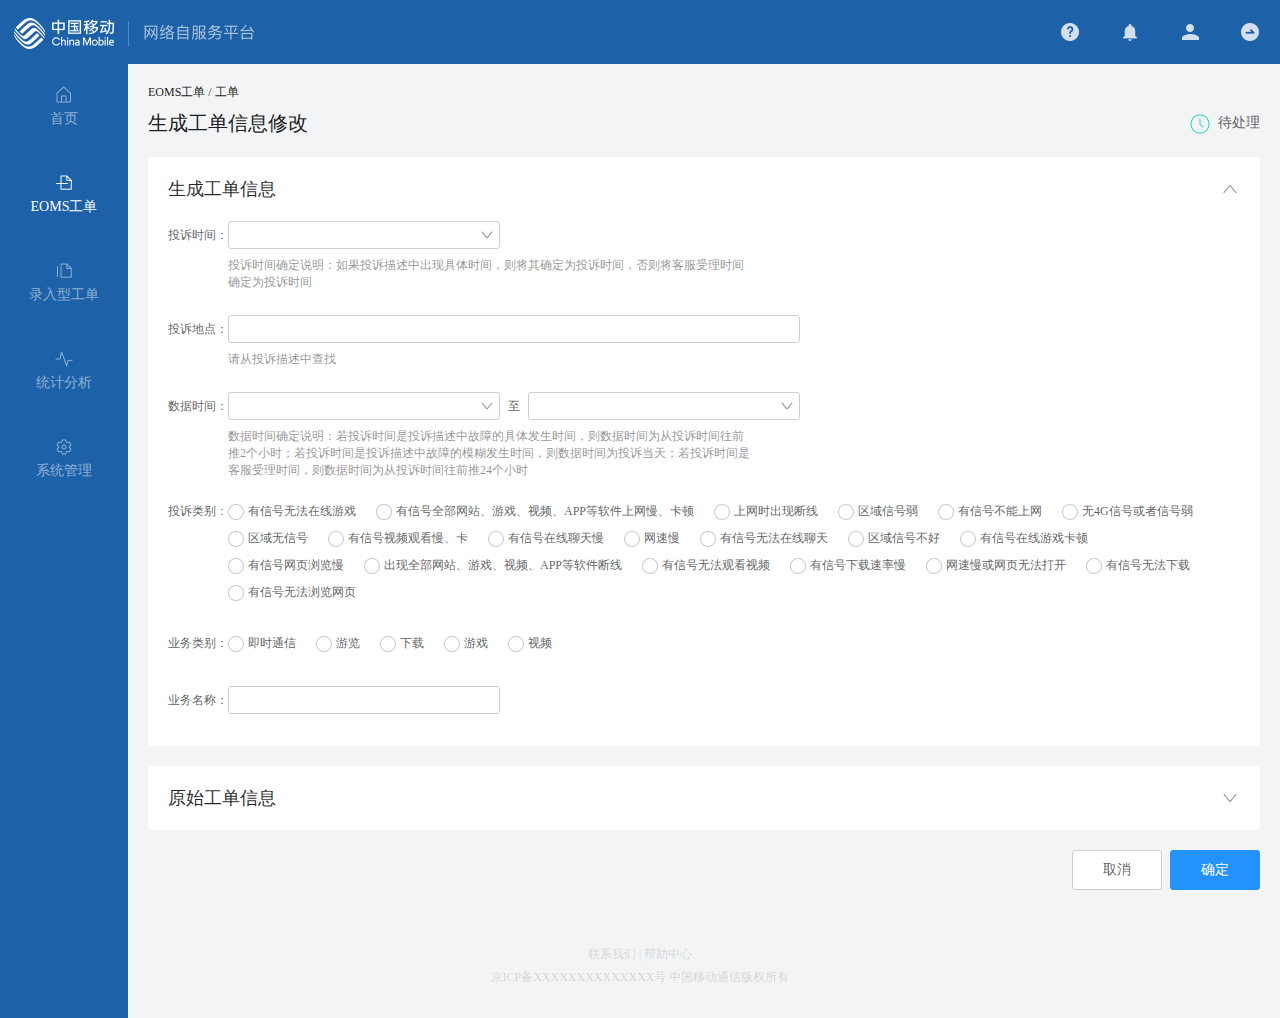
<file: chulEdit.html>
<!DOCTYPE html>
<html>
<head>
	<meta charset="utf-8">
	<title></title>
	<link rel="stylesheet" type="text/css" href="./static/css/comm.css">
	<link rel="stylesheet" type="text/css" href="./static/css/total.css">
	<script type="text/javascript" src="./static/js/jquery.min.js"></script>
	<script type="text/javascript" src="./static/js/show.js"></script>
    <script type="text/javascript" src="./static/js/comm.js"></script>
	<style type="text/css">
		.siled .cont div.e_int .complaint input{
			width: 256px
		}
		.siled .cont div.radio div{
			margin-left: 60px
		}
	</style>
</head>
<body>
    <!--start 头部-->
	<div class="top">
		<div class="title"><img src="./static/images/logo.png" alt=""></div>
		<ul>
            <li onclick="window.location.href='helpCenter.html'">
                <i class="help"></i>
                <p>帮助中心</p>
            </li>
            <li onclick="window.location.href='messageCenter.html'">
                <i class="message"></i>
                <span class="icon"><b>4</b></span>
                <p>消息中心</p>
            </li>
            <li onclick="window.location.href='personalCenter.html'">
                <i class="user"></i>
                <p>个人中心</p>
            </li>
            <li onclick="window.location.href='login.html'">
                <i class="icon_close"></i>
                <p>登出</p>
            </li>
		</ul>
	</div>
    <!--end 头部-->
	<div class="content">
        <!--start 测导航-->
		<div class="nav">
			<p>我的导航</p>
			<ul>
				<li onclick="window.location.href = 'index.html'">
					<i class="nav_home"></i>
					<span>首页</span>
				</li>
                <li class="active" onclick="window.location.href = 'import-idx.html';">
                    <i class="nav_import"></i>
                    <span>EOMS工单</span>
                </li>
                <li onclick="window.location.href = 'enter-idx.html';">
                    <i class="nav_input"></i>
                    <span>录入型工单</span>
                </li>
				<li onclick="window.location.href = 'analysis.html'">
					<i class="nav_static"></i>
					<span>统计分析</span>
				</li>
				<li onclick="window.location.href = 'params.html';">
					<i class="nav_manage"></i>
					<span>系统管理</span>
				</li>
			</ul>
		</div>
        <!--end 测导航-->
		<div class="siled">
			<div class="path">EOMS工单 / 工单</div>
			<div class="subtitle">
				<span>生成工单信息修改</span>
				<div class="chul">待处理</div>
			</div>
			<div class="module">
				<div class="title">
					<span>生成工单信息</span>
					<i class="show"></i>
				</div>
				<div class="cont edit" style="display: block;">
					<div class="e_int">
						<strong>投诉时间：</strong>
						<div class="complaint">
							<input id="time1" readonly type="text">
						</div>
						<p class="tip">投诉时间确定说明：如果投诉描述中出现具体时间，则将其确定为投诉时间，否则将客服受理时间确定为投诉时间</p>
					</div>
					<div class="e_int">
						<strong>投诉地点：</strong>
						<input class="e_input" type="text">
						<p class="tip">请从投诉描述中查找</p>
					</div>
					<div class="e_int">
						<strong>数据时间：</strong>
						<div class="complaint">
							<input id="time2" class="e_start" type="text" readonly>
						</div>
						<b>至</b> 
						<div class="complaint">
							<input id="time3" class="e_end" type="text" readonly>
						</div>
						<p class="tip">数据时间确定说明：若投诉时间是投诉描述中故障的具体发生时间，则数据时间为从投诉时间往前推2个小时；若投诉时间是投诉描述中故障的模糊发生时间，则数据时间为投诉当天；若投诉时间是客服受理时间，则数据时间为从投诉时间往前推24个小时</p>
					</div>
					<div class="radio">
						<strong>投诉类别：</strong>
						<div>
    						<span>有信号无法在线游戏</span>
    						<span>有信号全部网站、游戏、视频、APP等软件上网慢、卡顿</span>
    						<span>上网时出现断线</span>
    						<span>区域信号弱</span>
    						<span>有信号不能上网</span>
                            <span>无4G信号或者信号弱</span>
                            <span>区域无信号</span>
                            <span>有信号视频观看慢、卡</span>
                            <span>有信号在线聊天慢</span>
                            <span>网速慢</span>
                            <span>有信号无法在线聊天</span>
                            <span>区域信号不好</span>
                            <span>有信号在线游戏卡顿</span>
                            <span>有信号网页浏览慢</span>
                            <span>出现全部网站、游戏、视频、APP等软件断线</span>
                            <span>有信号无法观看视频</span>
                            <span>有信号下载速率慢</span>
                            <span>网速慢或网页无法打开</span>
                            <span>有信号无法下载</span>
                            <span>有信号无法浏览网页</span>
                        </div>
					</div>
					<div class="radio">
						<strong>业务类别：</strong>
						<span>即时通信</span>
						<span>游览</span>
						<span>下载</span>
						<span>游戏</span>
						<span>视频</span>
					</div>
					<div class="e_int">
						<strong>业务名称：</strong>
						<input type="text">
					</div>
				</div>
			</div>
			<div class="module" id="siled">
				<div class="title">
					<span>原始工单信息</span>
					<i></i>
				</div>
				<div class="cont">
					<p>
						<strong>客服受理时间：</strong>
						<span></span>
					</p>
					<p>
						<strong>投诉电话：</strong>
						<span></span>
					</p>
					<p>
						<strong>所在地市：</strong>
						<span></span>
					</p>
					<p>
						<strong>投诉类型：</strong>
						<span></span>
					</p>
					<p>
						<strong>投诉描述：</strong>
						<span></span>
					</p>
				</div>
			</div>

			<div class="start">
				<button>取消</button>
				<button>确定</button>
			</div>
		</div>
        <div class="footer">
            <div>
                <p>联系我们 | 帮助中心</p>
                <p>京ICP备XXXXXXXXXXXXXX号 中国移动通信版权所有</p>
            </div>
        </div>
	</div>
    <!--start 加载中-->
	<div class="maskPop"></div>
	<div class="modifyPop">
		<div class="spinner">
		  	<div class="spinner-container container1">
			    <div class="circle1"></div>
			    <div class="circle2"></div>
			    <div class="circle3"></div>
			    <div class="circle4"></div>
		  	</div>
		  	<div class="spinner-container container2">
			    <div class="circle1"></div>
			    <div class="circle2"></div>
			    <div class="circle3"></div>
			    <div class="circle4"></div>
		  	</div>
		  	<div class="spinner-container container3">
			    <div class="circle1"></div>
			    <div class="circle2"></div>
			    <div class="circle3"></div>
			    <div class="circle4"></div>
		  	</div>
		</div>
		<!--<img style="display: none;" src="./static/images/success.png">-->
	</div>
    <!--end 加载中-->
	<script type="text/javascript" src="./static/js/jquery.min.js"></script>
    <script type="text/javascript" src="./static/js/laydate.js"></script>
	<script type="text/javascript">
		$(function(){
            radioImitate(); //模拟单选框
			//日期时间范围
            laydate.render({
              elem: '#time1'
              ,type: 'datetime'
            }); 
            laydate.render({
              elem: '#time2'
              ,type: 'datetime'
            }); 
            laydate.render({
              elem: '#time3'
              ,type: 'datetime'
            }); 
            window.fiel_number = localStorage.getItem('fiel_number');//工单编号
			var file_msg_his = JSON.parse(localStorage.getItem('file_msg'));//待处理原始工单信息数据
			if(file_msg_his){ //待处理原始工单信息数据展示
				$('.module').eq(1).find('.cont span').eq(0).text(file_msg_his.accept_time);
				$('.module').eq(1).find('.cont span').eq(1).text(file_msg_his.complain_cell);
				$('.module').eq(1).find('.cont span').eq(2).text(file_msg_his.occ_city);
				$('.module').eq(1).find('.cont span').eq(3).text(file_msg_his.complain_type);
				$('.module').eq(1).find('.cont span').eq(4).text(file_msg_his.error_discribe);
			}
			var workList = JSON.parse(localStorage.getItem('workList')); //待处理修改数据
			if(workList){ //初始化待处理数据展示
				//投诉时间
				if(workList.error_time){
					$('.module').eq(0).find('.complaint').eq(0).find('input').val(workList.error_time);
				}
				//数据时间
				if(workList.data_time_first){
					$('.module').eq(0).find('.complaint').eq(1).find('input').val(workList.data_time_first);
				}
				if(workList.data_time_end){
					$('.module').eq(0).find('.complaint').eq(2).find('input').val(workList.data_time_end);
				}
				//投诉地点
				if(workList.error_address){
					$('.module').eq(0).find('.cont > div').eq(1).find('input').val(workList.error_address)
				}
				//业务名称
				if(workList.business_name){
					$('.module').eq(0).find('.cont > div').eq(5).find('input').val(workList.business_name)
				}
				//投诉类别
				if(workList.complain_name){
					$('.module').eq(0).find('.radio').eq(0).find('span').each(function(){
						if($(this).text() == workList.complain_name){
							$(this).addClass('active')
						}
					})
				}
				//业务类别
				if(workList.type){
					$('.module').eq(0).find('.radio').eq(1).find('span').each(function(){
						if($(this).text() == workList.type){
							$(this).addClass('active')
						}
					})
				}
			}
			//返回
			$('.start button').eq(0).on('click',function(){
				localStorage.removeItem('workList');
				localStorage.removeItem('file_msg');
            	localStorage.setItem('fiel_number',window.fiel_number);
				window.location.href = 'chulState.html';
			})
			//确认修改
			$('.start button').eq(1).on('click',function(){

				localStorage.removeItem('workList');
				localStorage.removeItem('file_msg');
				localStorage.setItem('fiel_number',window.fiel_number);
				window.location.href = 'chulState.html'
			})
		})
	</script>
</body>
</html>
</file>
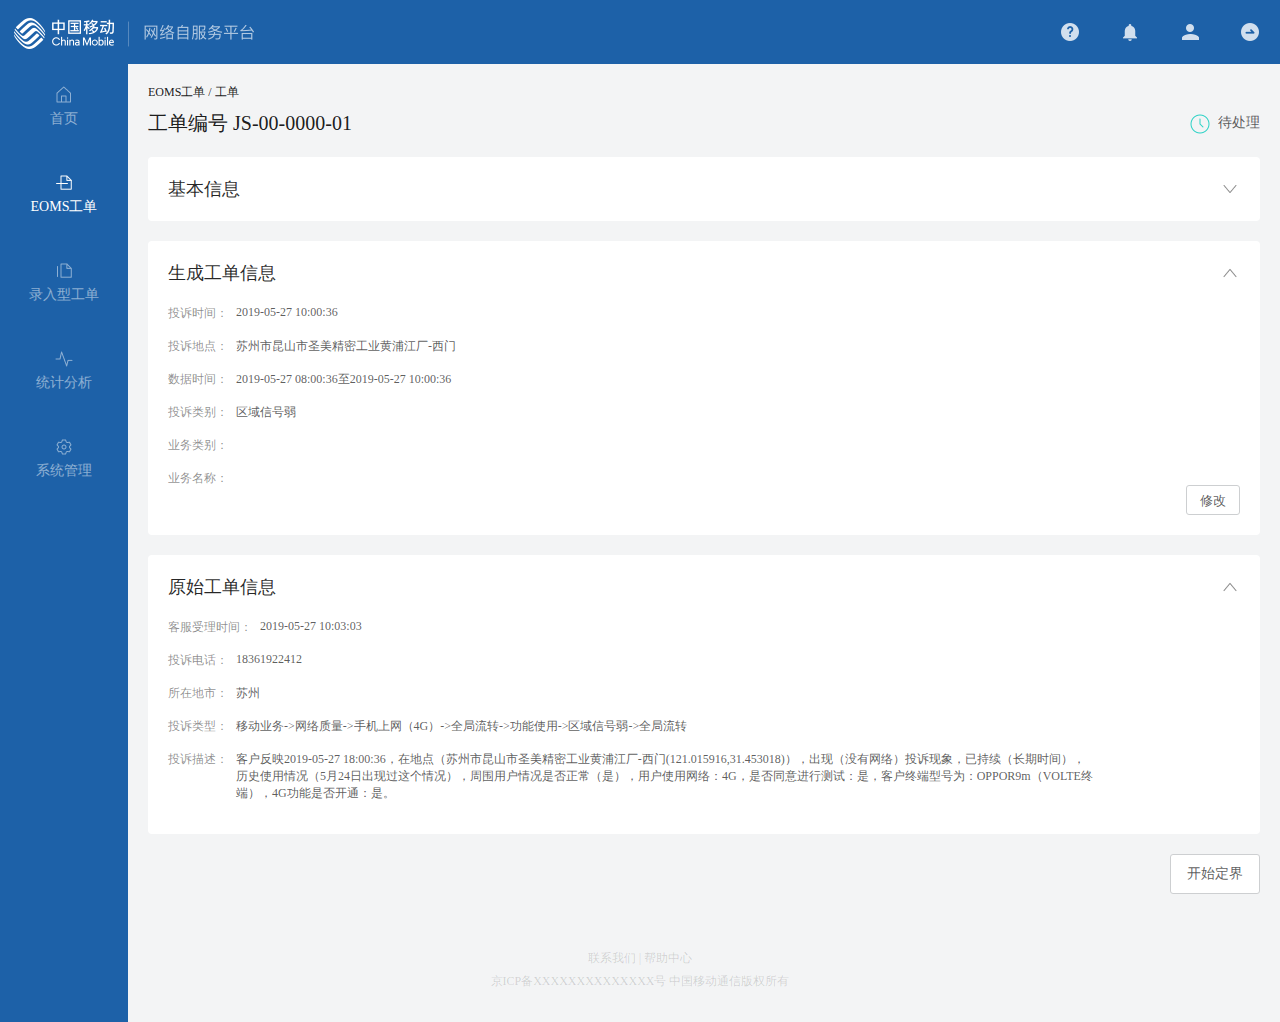
<file: chulState.html>
<!DOCTYPE html>
<html>
<head>
	<meta charset="utf-8">
	<title></title>
	<link rel="stylesheet" type="text/css" href="./static/css/comm.css">
	<link rel="stylesheet" type="text/css" href="./static/css/total.css">
    <link rel="stylesheet" type="text/css" href="./static/css/specil.css">
	<script type="text/javascript" src="./static/js/jquery.min.js"></script>
	<script type="text/javascript" src="./static/js/show.js"></script>
    <script type="text/javascript" src="./static/js/comm.js"></script>
</head>
<body>
    <!--start 头部-->
	<div class="top">
		<div class="title"><img src="./static/images/logo.png" alt=""></div>
		<ul>
            <li onclick="window.location.href='helpCenter.html'">
                <i class="help"></i>
                <p>帮助中心</p>
            </li>
            <li onclick="window.location.href='messageCenter.html'">
                <i class="message"></i>
                <span class="icon"><b>4</b></span>
                <p>消息中心</p>
            </li>
            <li onclick="window.location.href='personalCenter.html'">
                <i class="user"></i>
                <p>个人中心</p>
            </li>
            <li onclick="window.location.href='login.html'">
                <i class="icon_close"></i>
                <p>登出</p>
            </li>
		</ul>
	</div>
    <!--end 头部-->
	<div class="content">
        <!--start 测导航-->
		<div class="nav">
			<p>我的导航</p>
			<ul>
				<li onclick="window.location.href = 'index.html'">
					<i class="nav_home"></i>
					<span>首页</span>
				</li>
                <li class="active" onclick="window.location.href = 'import-idx.html'">
                    <i class="nav_import"></i>
                    <span>EOMS工单</span>
                </li>
                <li onclick="window.location.href = 'enter-idx.html';">
                    <i class="nav_input"></i>
                    <span>录入型工单</span>
                </li>
				<li onclick="window.location.href = 'analysis.html'">
					<i class="nav_static"></i>
					<span>统计分析</span>
				</li>
				<li onclick="window.location.href = 'params.html';">
					<i class="nav_manage"></i>
					<span>系统管理</span>
				</li>
			</ul>
		</div>
        <!--end 测导航-->
		<div class="siled" id="siled">
			<div class="path">EOMS工单 / 工单</div>
			<div class="subtitle">
				<span>工单 js-00-0000-01</span>
				<div class="chul">待处理</div>
			</div>
			<div class="module">
				<div class="title">
					<span>基本信息</span>
					<i></i>
				</div>
				<div class="cont">
					<p class="P_L">
						<strong>工单推送时间：</strong>
						<span></span>
					</p>
					<p class="P_L">
						<strong>定界开始时间：</strong>
						<span></span>
					</p>
					<p class="P_L M_B0">
						<strong>定界结束时间：</strong>
						<span></span>
					</p>
					<p class="P_L M_B0">
						<strong>结果确认时间：</strong>
						<span></span>
					</p>
				</div>
			</div>
			<div class="module">
				<div class="title">
					<span>生成工单信息</span>
					<i class="show"></i>
				</div>
				<div class="cont" style="display: block;">
					<p>
						<strong>投诉时间：</strong>
						<span></span>
					</p>
					<p>
						<strong>投诉地点：</strong>
						<span></span>
					</p>
					<p>
						<strong>数据时间：</strong>
						<span></span>
					</p>
					<p>
						<strong>投诉类别：</strong>
						<span></span>
					</p>
					<p>
						<strong>业务类别：</strong>
						<span></span>
					</p>
					<p>
						<strong>业务名称：</strong>
						<span></span>
					</p>
					<button>修改</button>
				</div>
			</div>
			<div class="module">
				<div class="title">
					<span>原始工单信息</span>
					<i class="show"></i>
				</div>
				<div class="cont" style="display: block;">
					<p>
						<strong>客服受理时间：</strong>
						<span></span>
					</p>
					<p>
						<strong>投诉电话：</strong>
						<span></span>
					</p>
					<p>
						<strong>所在地市：</strong>
						<span></span>
					</p>
					<p>
						<strong>投诉类型：</strong>
						<span></span>
					</p>
					<p>
						<strong>投诉描述：</strong>
						<span></span>
					</p>
				</div>
			</div>
			<div class="start">
				<button style="float:right">开始定界</button>
			</div>
		</div>
        <div class="footer">
            <div>
                <p>联系我们 | 帮助中心</p>
                <p>京ICP备XXXXXXXXXXXXXX号 中国移动通信版权所有</p>
            </div>
        </div>
	</div>
	<script type="text/javascript">
		$(function(){
            window.fiel_number = 'JS-00-0000-01'//localStorage.getItem('fiel_number'); //工单编号变量
			$('.siled .subtitle span').text('工单编号 '+window.fiel_number);//工单编号展示
			//修改跳转
			$('.module').eq(1).find('.cont > button').on('click',function(e){
				localStorage.setItem('workList',window.workList);
				localStorage.setItem('file_msg',window.file_msg);
				localStorage.setItem('fiel_number',window.fiel_number);
				window.location.href = 'chulEdit.html';
				e.stopPropagation();
			})
			//开始定界
			$('.start button').on('click',function(){
				localStorage.setItem('fiel_number',window.fiel_number);
				window.location.href = 'process.html'
			})
			var respone = {"list_id": "JS-059-190528-43", "result_msg": {"error_type": "", "error_session": "", "error_net": "", "error_village": "", "error_time": "", "other_msg": ""}, "base_msg": {"push_time": 1559038776000.0, "start_time": "2019-05-28 18:44:28.769681", "end_time": "2019-05-28 18:47:36.861375", "sure_time": ""}, "list_msg": {"file_msg": {"error_time": 1558951236000.0, "error_address": "苏州市昆山市圣美精密工业黄浦江厂-西门", "business_name": "", "data_time_first": 1558944036000.0, "data_time_end": 1558951236000.0, "complain_name": "区域信号弱", "type": ""}, "original_msg": {"occ_city": "苏州", "complain_cell": "18361922412", "complain_type": "移动业务->网络质量->手机上网（4G）->全局流转->功能使用->区域信号弱->全局流转", "error_discribe": "客户反映2019-05-27 18:00:36，在地点（苏州市昆山市圣美精密工业黄浦江厂-西门(121.015916,31.453018)），出现（没有网络）投诉现象，已持续（长期时间），历史使用情况（5月24日出现过这个情况），周围用户情况是否正常（是），用户使用网络：4G，是否同意进行测试：是，客户终端型号为：OPPOR9m（VOLTE终端），4G功能是否开通：是。", "accept_time": 1558951383000.0}}}
			respone.base_msg.push_time = timeChange(respone.base_msg.push_time);
			respone.base_msg.start_time = timeChange(respone.base_msg.start_time);
			respone.base_msg.end_time = timeChange(respone.base_msg.end_time);
			respone.base_msg.sure_time = timeChange(respone.base_msg.sure_time);
			respone.list_msg.file_msg.error_time = timeChange(respone.list_msg.file_msg.error_time);
			respone.list_msg.file_msg.data_time_first = timeChange(respone.list_msg.file_msg.data_time_first);
			respone.list_msg.file_msg.data_time_end = timeChange(respone.list_msg.file_msg.data_time_end);
			respone.list_msg.original_msg.accept_time = timeChange(respone.list_msg.original_msg.accept_time);
			//基本信息
			if(respone.base_msg.push_time){
				$('.module').eq(0).find('.cont span').eq(0).text(respone.base_msg.push_time);
			}
			if(respone.base_msg.start_time){
				$('.module').eq(0).find('.cont span').eq(1).text(respone.base_msg.start_time);
			}
			if(respone.base_msg.end_time){
				$('.module').eq(0).find('.cont span').eq(2).text(respone.base_msg.end_time);
			}
			if(respone.base_msg.sure_time){
				$('.module').eq(0).find('.cont span').eq(3).text(respone.base_msg.sure_time);
			}
			//生成工单信息
			if(respone.list_msg.file_msg.error_time){
				$('.module').eq(1).find('.cont span').eq(0).text(respone.list_msg.file_msg.error_time);
			}
			if(respone.list_msg.file_msg.error_address){
				$('.module').eq(1).find('.cont span').eq(1).text(respone.list_msg.file_msg.error_address);
			}
			if(respone.list_msg.file_msg.data_time_first && respone.list_msg.file_msg.data_time_end){
				$('.module').eq(1).find('.cont span').eq(2).text(respone.list_msg.file_msg.data_time_first+'至'+respone.list_msg.file_msg.data_time_end);
			}
			if(respone.list_msg.file_msg.complain_name){
				$('.module').eq(1).find('.cont span').eq(3).text(respone.list_msg.file_msg.complain_name);
			}
			if(respone.list_msg.file_msg.type){
				$('.module').eq(1).find('.cont span').eq(4).text(respone.list_msg.file_msg.type);
			}
			if(respone.list_msg.file_msg.business_name){
				$('.module').eq(1).find('.cont span').eq(5).text(respone.list_msg.file_msg.business_name);
			}
			
			//原始工单信息
			if(respone.list_msg.original_msg.accept_time){
				$('.module').eq(2).find('.cont span').eq(0).text(respone.list_msg.original_msg.accept_time);
			}
			if(respone.list_msg.original_msg.complain_cell){
				$('.module').eq(2).find('.cont span').eq(1).text(respone.list_msg.original_msg.complain_cell);
			}
			if(respone.list_msg.original_msg.occ_city){
				$('.module').eq(2).find('.cont span').eq(2).text(respone.list_msg.original_msg.occ_city);
			}
			if(respone.list_msg.original_msg.complain_type){
				$('.module').eq(2).find('.cont span').eq(3).text(respone.list_msg.original_msg.complain_type);
			}
			if(respone.list_msg.original_msg.error_discribe){
				$('.module').eq(2).find('.cont span').eq(4).text(respone.list_msg.original_msg.error_discribe);
			}
			//生成工单信息存储数据名：workList 
			window.workList = JSON.stringify(respone.list_msg.file_msg);
			//原始工单信息数据名：file_msg
			window.file_msg = JSON.stringify(respone.list_msg.original_msg);
		})
	</script>
</body>
</html>
</file>
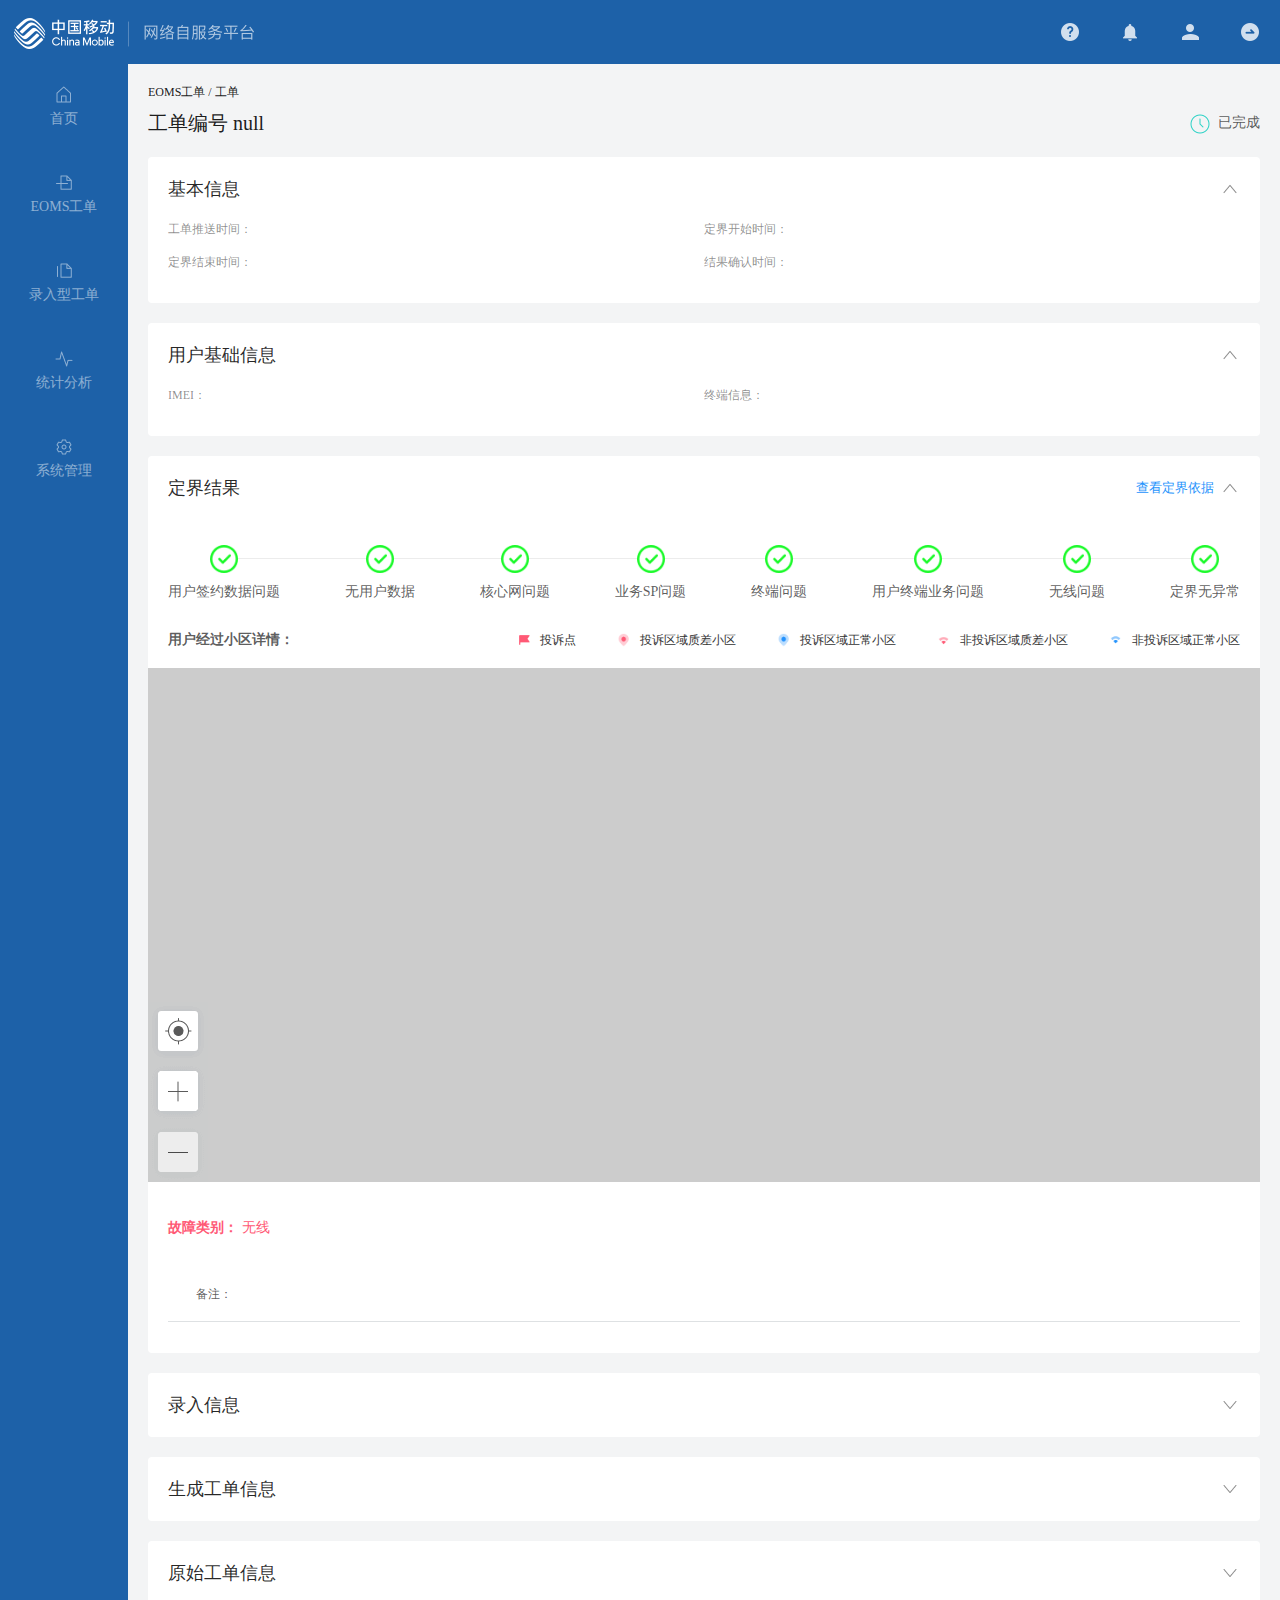
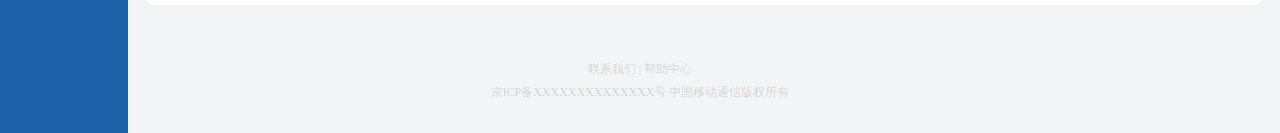
<file: completeState.html>
<!DOCTYPE html>
<html>

<head>
    <meta charset="utf-8">
    <title></title>
    <link rel="stylesheet" type="text/css" href="./static/css/comm.css">
    <link rel="stylesheet" type="text/css" href="./static/css/total.css">
    <link rel="stylesheet" type="text/css" href="./static/css/specil.css">
    <script type="text/javascript" src="./static/js/jquery.min.js"></script>
    <script type="text/javascript" src="./static/js/show.js"></script>
    <script type="text/javascript" src="./static/js/comm.js"></script>
    <style type="text/css">
        /*待确认页面特有css  -start-*/
        .BMap_shadow{
            display: none;
        }
        .anchorBL{
            display: none;
        }
        .siled .module .cont > div {
            overflow: visible;
        }
        .siled .module .cont.result div.tab-type{
            overflow: hidden;
            padding-top: 25px;
            padding-bottom: 30px;
            font-size: 0;
            color: rgba(0,0,0,.65);
            text-align: center;
            position: relative;
        }
        .siled .module .cont.result div.tab-type .hr{
            position: absolute;
            left: 0;
            right: 0;
            border-bottom: 1px solid #ececec;
            top: 38px
        }
        .siled .module .cont.result div.tab-type .txt{
            display: flex;
            display: -webkit-flex;
            justify-content:space-between;
            -webkit-justify-content:space-between;
        }
        .siled .module .cont.result div.tab-type span{
            width: auto;
            padding-top: 38px;
            font-size: 14px;
            line-height: normal;
            cursor: pointer;
            position: relative;
        }
        .siled .module .cont.result div.tab-type span:first-child::after{
            content: '';
            position: absolute;
            top: 12px;
            left: 0;
            width: 50%;
            height: 4px;
            background-color: #fff;
        }
        .siled .module .cont.result div.tab-type span:last-child::after{
            content: '';
            position: absolute;
            top: 12px;
            right: 0;
            width: 50%;
            height: 4px;
            background-color: #fff;
        }
        .siled .module .cont.result div.tab-type span::before{
            content: '';
            position: absolute;
            top: 0;
            left: 0;
            right: 0;
            z-index: 3;
            margin: 0 auto;
            width: 28px;
            height: 28px;
            background-color: #fff;
            background-size: 100%;
            background-image: url(./static/images/check_yes.png);
            background-repeat: no-repeat;
        }
        .siled .module .cont.result div.tab-type span.error::before{
            background-image: url(./static/images/check_error.png);
        }
        .siled .module .cont.result div.tab-type span.checked::before{
            background-image: url(./static/images/checked_yes.png);
        }
        .siled .module .cont.result div.tab-type span.checkedError::before{
            background-image: url(./static/images/checked_error.png);
        }
        .siled .module .cont.result div.neirong > div > p{
            font-size: 14px;
            color:rgba(0,0,0,.65);
        }
        .siled .module .cont .map{
            height:514px;
            margin:0 -20px 0;
            padding-top: 19px;
            clear: both;
            position: relative;
        }
        .siled .module .cont.result .map div#allmap{
            width: 100%;
            height: 100%;
            background: #ccc
        }
        .siled .module .cont.result .map div.location{
            position: absolute;
            bottom:0;
            left: 0;
            width: 60px;
        }
        .siled .module .cont.result .map div.location span{
            display: block;
            width: 60px;
            height: 60px;
            cursor: pointer;
            background-size: 100%;
        }
        .siled .module .cont.result .map div.location span:nth-child(1){
            background-image: url(./static/images/map_location.png);
        }
        .siled .module .cont.result .map div.location span:nth-child(2){
            background-image: url(./static/images/map_enlarge.png);
        }
        .siled .module .cont.result .map div.location span:nth-child(3){
            background-image: url(./static/images/map_narrow.png);
        }
        .siled .module .cont.result .legan{
            float: right;
            text-align: right;
        }
        .siled .module .cont.result .legan span{
            font-size: 12px;
            line-height: 18px;
            padding-left: 23px;
            margin-left: 38px;
            position: relative;
            background-size: 14px auto;
            background-repeat: no-repeat;
            background-position: left center;
        }
        .siled .module .cont.result .legan span:first-child{
            margin-left: 0;
        }
        .siled .module .cont.result em{
            float: none;
        }
        .siled .module .cont .normal-tables {
            margin-top:20px
        }
        .siled .module .cont.result .normal-tables > div{
            position: relative;
            font-size: 14px;
        }
        .siled .module .cont .normal-tables .top1{
            color: #FF5975;
            margin: 30px 0 14px;
            line-height: 32px;
        }
        .siled .module .cont .normal-tables .top2 > p{
            margin: 0 16px
        }
        .siled .module .cont.result .normal-tables > div > span {
            position: absolute;
            right: 0;
            top: 0;
            width: 54px;
            height: 30px;
            line-height: 30px;
            border: 1px solid #CDCFD1;
            border-radius: 3px;
            text-align: center;
            cursor: pointer;
            color: rgba(0,0,0,.65);
        }
        .siled .module .cont.result .normal-tables > div p{
            margin-bottom: 0;
        }
        .siled .module .cont.result .normal-tables > div p span{
            width: auto;
            float: none;
            display: block;
            margin: 0 6em 0 8em;
            text-align: left;
            line-height: normal;
        }
        .siled .module .cont.result table {
            width: 100%;
            border-collapse: collapse;
            font-size: 14px;
        }
        .siled .module .cont.result table span{
            font-size: 12px;
            padding-left: 20px;
            background-image: url(./static/images/stars.png);
            background-position: left center;
            background-size: 17px auto;
            background-repeat: no-repeat;
        }
        .siled .module .cont.result table i{
            float: left;
            width: 17px;
            height: 16px;
            background-image: url(./static/images/stars.png);
            background-position: left center;
            background-size: 100% auto;
            background-repeat: no-repeat;
        }
        .siled .module .cont.result table b{
            display: inline-block;
            font-weight: normal;
            font-size: 12px;
            width:30px;
            height:16px;
            color:#FF5975;
            border: 1px solid #FF5975;
            border-radius: 3px;
            background: rgba(255,89,117,0.15);
            line-height: 16px;
            text-align: center;
            margin-left: 8px;
        }
        .siled .module .cont.result table button{
            width: 24px;
            height: 24px;
            border: 0;
            margin-left: 5px;
            cursor: pointer;
            background-color: transparent;
            background-image: url(./static/images/city-local.png);
            background-position: left center;
            background-size: 100%;
            background-repeat: no-repeat;
            vertical-align: middle;
        }
        .siled .module .cont.result th{
            white-space: nowrap;
            line-height: 40px;
            text-align: left;
            padding: 0 10px;
            background:#DEE1E3;
            color: rgba(0,0,0,.85);
        }
        .siled .module .cont.result tbody tr{
            line-height: 24px;
            font-size: 12px;
            color: rgba(0,0,0,.65);
        }
        .siled .module .cont.result tbody td{
            padding: 15px 10px;
            box-shadow:0px 1px 0px 0px rgba(222,225,227,1);
        }
        .siled .module .cont.result td:first-child,.siled .module .cont.result th:first-child {
            width: 5%;
            border-left: 0
        }
        .siled .module .cont.result td:last-child,.siled .module .cont.result th:last-child{
            width: 14%;
            border-right: 0
        }
        .siled .module .cont div.beizhu{
            height:54px;
            line-height: 54px;
            padding: 0 28px;
            box-shadow:0px 1px 0px 0px rgba(222,225,227,1);
        }
        .siled .module .cont div.beizhu > span{
            float: left;
            font-size: 12px;
            color: rgba(0,0,0,.65);
        }
        .siled .module .cont div.beizhu > p{
            color: #948686
        }
        /*待确认页面特有css  -end-*/
    </style>
</head>
<body>
    <!--start 头部-->
    <div class="top">
        <div class="title"><img src="./static/images/logo.png" alt=""></div>
        <ul>
            <li onclick="window.location.href='helpCenter.html'">
                <i class="help"></i>
                <p>帮助中心</p>
            </li>
            <li onclick="window.location.href='messageCenter.html'">
                <i class="message"></i>
                <span class="icon"><b>4</b></span>
                <p>消息中心</p>
            </li>
            <li onclick="window.location.href='personalCenter.html'">
                <i class="user"></i>
                <p>个人中心</p>
            </li>
            <li onclick="window.location.href='login.html'">
                <i class="icon_close"></i>
                <p>登出</p>
            </li>
        </ul>
    </div>
    <!--end 头部-->
    <div class="content">
        <!--start 测导航-->
        <div class="nav">
            <p>我的导航</p>
            <ul>
                <li onclick="window.location.href = 'index.html'">
                    <i class="nav_home"></i>
                    <span>首页</span>
                </li>
                <li onclick="window.location.href = 'import-idx.html';">
                    <i class="nav_import"></i>
                    <span>EOMS工单</span>
                </li>
                <li onclick="window.location.href = 'enter-idx.html';">
                    <i class="nav_input"></i>
                    <span>录入型工单</span>
                </li>
                <li onclick="window.location.href = 'analysis.html'">
                    <i class="nav_static"></i>
                    <span>统计分析</span>
                </li>
                <li onclick="window.location.href = 'params.html';">
                    <i class="nav_manage"></i>
                    <span>系统管理</span>
                </li>
            </ul>
        </div>
        <!--end 测导航-->
        <div class="siled" id="siled">
            <div class="path">EOMS工单 / 工单</div>
            <div class="subtitle">
                <span>工单 --</span>
                <div class="chul">已完成</div>
            </div>
            <div class="module">
                <div class="title">
                    <span>基本信息</span>
                    <i class="show"></i>
                </div>
                <div class="cont M_O" style="display: block;">
                    <p class="P_L">
                        <strong>工单推送时间：</strong>
                        <span></span>
                    </p>
                    <p class="P_L">
                        <strong>定界开始时间：</strong>
                        <span></span>
                    </p>
                    <p class="P_L M_B0">
                        <strong>定界结束时间：</strong>
                        <span></span>
                    </p>
                    <p class="P_L M_B0">
                        <strong>结果确认时间：</strong>
                        <span></span>
                    </p>
                </div>
            </div>
            <div class="module">
                <div class="title">
                    <span>用户基础信息</span>
                    <i class="show"></i>
                </div>
                <div class="cont M_O" style="display: block;">
                    <p class="P_L M_B0">
                        <strong>IMEI：</strong>
                        <span></span>
                    </p>
                    <p class="P_L M_B0">
                        <strong>终端信息：</strong>
                        <span></span>
                    </p>
                </div>
            </div>
            <div class="module">
                <div class="title">
                    <span>定界结果</span>
                    <button>查看定界依据</button>
                    <i class="show"></i>
                </div>
                <div class="cont result" style="display:block">
                    <div class="tab-type">
                        <div class="hr"></div>
                        <div class="txt">
                            <span>用户签约数据问题</span>
                            <span>无用户数据</span>
                            <span>核心网问题</span>
                            <span>业务SP问题</span>
                            <span>终端问题</span>
                            <span>用户终端业务问题</span>
                            <span>无线问题</span>
                            <span>定界无异常</span>
                        </div>
                    </div>
                    <div class="empty" style="text-align:center;line-height:5em;display:none;color:#f22">根据定界流程，未定界出相应问题！</div>
                    <div class="neirong">
                        <div>
                            <div class="legan">
                                <span style="background-image:url(./static/images/center.png);cursor: pointer;">投诉点</span>
                                <span style="background-image:url(./static/images/map-error.png)">投诉区域质差小区</span>
                                <span style="background-image:url(./static/images/map-normal.png)">投诉区域正常小区</span>
                                <span style="background-image:url(./static/images/circle-error.png)">非投诉区域质差小区</span>
                                <span style="background-image:url(./static/images/circle-normal.png)">非投诉区域正常小区</span>
                            </div>
                            <p style="float:left"><strong>用户经过小区详情：</strong></p>
                            <div class="map">
                                <div id="allmap"></div>
                                <div class="location">
                                    <span></span>
                                    <span></span>
                                    <span></span>
                                </div>
                            </div>
                        </div>
                        <div class="normal-tables">
                            <div class="no-abnormal">根据定界依据，用户无异常！</div>
                            <div class="no-speed">限速状态为空</div>
                            <div class="top1">
                                <p>
                                    <strong>故障类别：</strong>
                                    <span style="display:inline-block;margin:0">无线</span>
                                </p>
                            </div>
                        </div>
                        <div class="normal-tables" style="margin-top:22.5px">
                            <div class="top2"></div>
                        </div>
                        <div class="beizhu">
                            <span>备注：</span>
                            <p></p>
                        </div>
                    </div>
                </div>
            </div>
            <div class="module">
                <div class="title">
                    <span>录入信息</span>
                    <i></i>
                </div>
                <div class="cont">
                    <p>
                        <strong>投诉电话：</strong>
                        <span></span>
                    </p>
                    <p>
                        <strong>投诉时间：</strong>
                        <span></span>
                    </p>
                    <p>
                        <strong>数据时间：</strong>
                        <span></span>
                    </p>
                    <p>
                        <strong>投诉地市：</strong>
                        <span></span>
                    </p>
                    <p>
                        <strong>投诉地点：</strong>
                        <span></span>
                    </p>
                    <p>
                        <strong>投诉描述：</strong>
                        <span></span>
                    </p>
                    <p>
                        <strong>投诉类别：</strong>
                        <span></span>
                    </p>
                    <p>
                        <strong>业务类别：</strong>
                        <span></span>
                    </p>
                    <p>
                        <strong>业务名称：</strong>
                        <span></span>
                    </p>
                </div>
            </div>
            <div class="module">
                <div class="title">
                    <span>生成工单信息</span>
                    <i></i>
                </div>
                <div class="cont">
                    <p>
                        <strong>投诉时间：</strong>
                        <span></span>
                    </p>
                    <p>
                        <strong>投诉地点：</strong>
                        <span></span>
                    </p>
                    <p>
                        <strong>业务名称：</strong>
                        <span></span>
                    </p>
                    <p>
                        <strong>数据时间：</strong>
                        <span></span>
                    </p>
                    <p>
                        <strong>投诉类别：</strong>
                        <span></span>
                    </p>
                    <p>
                        <strong>业务类别：</strong>
                        <span></span>
                    </p>
                </div>
            </div>
            <div class="module">
                <div class="title">
                    <span>原始工单信息</span>
                    <i></i>
                </div>
                <div class="cont">
                    <p>
                        <strong>客服受理时间：</strong>
                        <span></span>
                    </p>
                    <p>
                        <strong>投诉电话：</strong>
                        <span></span>
                    </p>
                    <p>
                        <strong>所在地市：</strong>
                        <span></span>
                    </p>
                    <p>
                        <strong>投诉类型：</strong>
                        <span></span>
                    </p>
                    <p>
                        <strong>投诉描述：</strong>
                        <span></span>
                    </p>
                </div>
            </div>
        </div>
        <div class="footer">
            <div>
                <p>联系我们 | 帮助中心</p>
                <p>京ICP备XXXXXXXXXXXXXX号 中国移动通信版权所有</p>
            </div>
        </div>
    </div>
    <script type="text/javascript" src="./static/js/mapFun.js"></script>
    <script type="text/javascript" src="./static/js/map_load.js"></script>
    <script type="text/javascript" src="mapJson.js"></script>
    <script type="text/javascript">

        function Demarcation(obj){ //定界结果故障详情表格渲染方法
            if(obj.data == ''){
                return false;
            };
            var f_mark = [0,0];
            for(var i in obj.data){
                f_mark[0] = obj.data[i].length;
                f_mark[1] = f_mark[1] +1;
            };
            if(f_mark[1] <= 1 && f_mark[0] == 0){
                return false
            };
            var number = 0;
            var key = [];
            var fType = obj.fault_type;
            var str = '<table cellspacing="0" cellpadding="0"><thead><tr><th>序号</th>';
            if(fType.indexOf('无线') != -1){
                str += '<th style="padding-left:30px">故障小区</th>'
            }else if(fType.indexOf('核心网') != -1){
                str += '<th>设备描述</th><th>故障网元</th>'
            }else if(fType.indexOf('SP') != -1){
                str += '<th>质差业务</th>'
            }
            str +='<th style="width:20%;">异常类型</th><th>异常原因</th>';
            if(fType.indexOf('无线') != -1){
                str += '<th>故障等级（<span>越多，等级越高</span>）</th>';
                for(var item in obj.data){
                    var ths = [];
                    ths.push(obj.data[item][0]['故障等级']);
                    ths.push(item);
                    key.push(ths)
                }
                key.sort();
            }
            str += '</tr></thead><tbody>';
            if(fType.indexOf('无线') != -1){
                for(var i=key.length-1;i>=0;i--){
                    for(var j=0;j<obj.data[key[i][1]].length;j++){
                        var levelX = '',state = null;
                        if(j == 0 && obj.data[key[i][1]].length > 1){
                            str += '<tr><td style="padding-left:20px" rowspan="'+obj.data[key[i][1]].length+'">'+(number+1)+'</td><td rowspan="'+obj.data[key[i][1]].length+'">'+key[i][1]+'<button></button></td>'
                        }else if(j == 0 && obj.data[key[i][1]].length <= 1){
                            str += '<tr><td style="padding-left:20px">'+(number+1)+'</td><td>'+key[i][1]+'<button></button></td>'
                        }else{
                            str += '<tr>'
                        }
                        state = ['系统','人工'][obj.data[key[i][1]][j].abt] == '人工' ? '<b>人工</b>' : '';
                        str += '<td style="white-space:nowrap">'+obj.data[key[i][1]][j]['异常类型']+state+'</td><td>'+obj.data[key[i][1]][j]['异常原因']+'</td>';

                        for(var k = 0;k<key[i][0];k++){
                            levelX += '<i></i>'
                        }
                        if(j == 0 && obj.data[key[i][1]].length > 1){
                            str += '<td rowspan="'+obj.data[key[i][1]].length+'">'+levelX+'</td></tr>';
                        }else if(j == 0 && obj.data[key[i][1]].length <= 1){
                            str += '<td>'+levelX+'</td></tr>';
                        }else{
                            str += '</tr>'
                        }
                    }
                    number++;
                }
            }else{
                for(var item in obj.data){
                    if(fType.indexOf('核心网') != -1){
                        
                        for(var j=0;j<obj.data[item].length;j++){
                            if(j == 0 && obj.data[item].length > 1){
                                str += '<tr><td style="padding-left:20px" rowspan="'+obj.data[item].length+'">'+(number+1)+'</td><td rowspan="'+obj.data[item].length+'">'+obj.data[item][0]['设备描述']+'</td><td rowspan="'+obj.data[item].length+'">'+item+'</td>';
                            }else if(j == 0 && obj.data[item].length <= 1){
                                str += '<tr><td style="padding-left:20px">'+(number+1)+'</td><td>'+obj.data[item][0]['设备描述']+'</td><td>'+item+'</td>';
                            }else{
                                str+= '<tr>'
                            }
                            str += '<td>'+obj.data[item][j]['异常类型']+'<b>'+['系统','人工'][obj.data[item][j].abt]+'</b></td><td>'+obj.data[item][j]['异常原因']+'</td></tr>'

                        }
                    }else if(fType.indexOf('SP') != -1){
                        for(var j=0;j<obj.data[item].length;j++){
                            if(j==0 && obj.data[item].length > 1){
                                str += '<tr><td style="padding-left:20px" rowspan="'+obj.data[item].length+'">'+(number+1)+'</td><td rowspan="'+obj.data[item].length+'">'+item+'</td>';
                            }else if(j==0 && obj.data[item].length <= 1){
                                str += '<tr><td style="padding-left:20px">'+(number+1)+'</td><td>'+item+'</td>';
                            }else{
                                str+= '<tr>'
                            }
                            str += '<td>'+obj.data[item][j]['异常类型']+'</td><td>'+obj.data[item][j]['异常原因']+'</td><tr>'
                        }
                    }else{
                        
                        for(var j=0;j<obj.data[item].length;j++){
                            if(j==0 && obj.data[item].length > 1){
                                str += '<tr><td style="padding-left:20px" rowspan="'+obj.data[item].length+'">'+(number+1)+'</td>'
                            }else if(j==0 && obj.data[item].length <= 1){
                                str += '<tr><td style="padding-left:20px">'+(number+1)+'</td>'
                            }else{
                                str += '<tr>'
                            }
                            str += '<td>'+obj.data[item][j]['异常类型']+'<b>'+['系统','人工'][obj.data[item][j].abt]+'</b></td><td>'+obj.data[item][j]['异常原因']+'</td></tr>'
                        }
                    }
                    number++;
                } 
            }
            str += '</tbody></table>';
            $('.module').find('.normal-tables .top2 table').remove();
            $('.module').find('.normal-tables .top2').append(str);
        }
        $(function() {
            window.fiel_number = localStorage.getItem('fiel_number'); //工单编号
            $('.subtitle').find('span').text('工单编号 ' + window.fiel_number);
            localStorage.removeItem('basis_xAxisIdx');  //清除存储-定界依据页面折线图点的索引
            localStorage.removeItem('process_success'); //清除存储-定界依据页面tab切换可操作的tab终点
            localStorage.removeItem('demafaultType'); //清除存储-待确认故障类型
            localStorage.removeItem('demaResult'); //清除存储-待确认修改数据

            if (window.fiel_number.indexOf('JSL') != -1) { //录入
                $('.nav li').eq(2).addClass('active');
                $('.module').eq(4).hide();
                $('.module').eq(5).hide();
                $('.siled .path').html('录入型工单 / 工单');
                $('.module').eq(0).find('strong').eq(0).text('客服受理时间：');
            } else {
                $('.nav li').eq(1).addClass('active');
                $('.module').eq(3).hide();
                $('.siled .path').html('EOMS工单 / 工单');
            };
            //查看定界依据
            $('.module').find('.title button').on('click', function() {
                localStorage.setItem('basis_url_back', 'completeState.html');
                localStorage.setItem('fiel_number',window.fiel_number);
                localStorage.removeItem('basis');
                localStorage.removeItem('basis_two_name');
                localStorage.removeItem('basis_two_txt');
                localStorage.removeItem('basis_two_id');
                window.location.href = 'basis.html';
            })
            //初始化请求接口-数据渲染
            
            var respone = {"no_spe_msg":0,"list_id":"JS-059-190528-43","result_msg":{},"base_msg":{"push_time":1559038776000,"start_time":1559040268000,"end_time":1559040456000,"sure_time":""},"list_msg":{"file_msg":{"error_time":1558951236000,"error_address":"苏州市昆山市圣美精密工业黄浦江厂-西门","business_name":"","data_time_first":1558944036000,"data_time_end":1558951236000,"complain_name":"区域信号弱","type":""},"original_msg":{"occ_city":"苏州","complain_cell":"18361922412","complain_type":"移动业务->网络质量->手机上网（4G）->全局流转->功能使用->区域信号弱->全局流转","error_discribe":"客户反映2019-05-27 18:00:36，在地点（苏州市昆山市圣美精密工业黄浦江厂-西门(121.015916,31.453018)），出现（没有网络）投诉现象，已持续（长期时间），历史使用情况（5月24日出现过这个情况），周围用户情况是否正常（是），用户使用网络：4G，是否同意进行测试：是，客户终端型号为：OPPOR9m（VOLTE终端），4G功能是否开通：是。","accept_time":1558951383000}},"all_time":47,"faultType_has_change":true,"comment":"","imei":"86305503057075","imei_name":"欧珀(OPPO R9m)","cate_success":206};
            respone.base_msg.push_time = timeChange(respone.base_msg.push_time);
            respone.base_msg.start_time = timeChange(respone.base_msg.start_time);
            respone.base_msg.end_time = timeChange(respone.base_msg.end_time);
            respone.base_msg.sure_time = timeChange(respone.base_msg.sure_time);
            respone.faultTime = timeChange(respone.faultTime);

            //基本信息
            if (respone.base_msg.push_time) {
                $('.module').eq(0).find('.cont span').eq(0).text(respone.base_msg.push_time);
            }
            if (respone.base_msg.start_time) {
                $('.module').eq(0).find('.cont span').eq(1).text(respone.base_msg.start_time);
            }
            if (respone.base_msg.end_time) {
                $('.module').eq(0).find('.cont span').eq(2).text(respone.base_msg.end_time);
            }
            if (respone.base_msg.sure_time) {
                $('.module').eq(0).find('.cont span').eq(3).text(respone.base_msg.sure_time);
            }
            //用户基础信息
            if(respone.imei){
                $('.module').eq(1).find('.cont span').eq(0).text(respone.imei)
            };
            if(respone.imei_name){
                $('.module').eq(1).find('.cont span').eq(1).text(respone.imei_name)
            }
            if (window.fiel_number.indexOf('JSL') != -1) {
                //录入信息
                if (respone.list_msg.msisdn) {
                    $('.module').eq(3).find('.cont span').eq(0).text(respone.list_msg.msisdn)
                }
                if (respone.list_msg.occtime) {
                    $('.module').eq(3).find('.cont span').eq(1).text(timeChange(respone.list_msg.occtime))
                }
                if (respone.list_msg.data_time1 && respone.list_msg.data_time2) {
                    $('.module').eq(3).find('.cont span').eq(2).text(timeChange(respone.list_msg.data_time1) + '-' + timeChange(respone.list_msg.data_time2));
                }
                if (respone.list_msg.occcity) {
                    $('.module').eq(3).find('.cont span').eq(3).text(respone.list_msg.occcity)
                }
                if (respone.list_msg.occsite) {
                    $('.module').eq(3).find('.cont span').eq(4).text(respone.list_msg.occsite)
                }
                if (respone.list_msg.dis) {
                    $('.module').eq(3).find('.cont span').eq(5).text(respone.list_msg.dis)
                }
                if (respone.list_msg.prostype) {
                    $('.module').eq(3).find('.cont span').eq(6).text(respone.list_msg.prostype)
                }
                if (respone.list_msg.servtype) {
                    $('.module').eq(3).find('.cont span').eq(7).text(respone.list_msg.servtype)
                }
                if (respone.list_msg.servname) {
                    $('.module').eq(3).find('.cont span').eq(8).text(respone.list_msg.servname)
                }
            } else {
                respone.list_msg.file_msg.error_time = timeChange(respone.list_msg.file_msg.error_time);
                respone.list_msg.file_msg.data_time_first = timeChange(respone.list_msg.file_msg.data_time_first);
                respone.list_msg.file_msg.data_time_end = timeChange(respone.list_msg.file_msg.data_time_end);
                respone.list_msg.original_msg.accept_time = timeChange(respone.list_msg.original_msg.accept_time);
                //生成工单信息
                if (respone.list_msg.file_msg.error_time) {
                    $('.module').eq(4).find('.cont span').eq(0).text(respone.list_msg.file_msg.error_time);
                }
                if (respone.list_msg.file_msg.error_address) {
                    $('.module').eq(4).find('.cont span').eq(1).text(respone.list_msg.file_msg.error_address);
                }
                if (respone.list_msg.file_msg.business_name) {
                    $('.module').eq(4).find('.cont span').eq(2).text(respone.list_msg.file_msg.business_name);
                }
                if (respone.list_msg.file_msg.data_time_first && respone.list_msg.file_msg.data_time_end) {
                    $('.module').eq(4).find('.cont span').eq(3).text(respone.list_msg.file_msg.data_time_first + '-' + respone.list_msg.file_msg.data_time_end);
                }
                if (respone.list_msg.file_msg.complain_name) {
                    $('.module').eq(4).find('.cont span').eq(4).text(respone.list_msg.file_msg.complain_name);
                }
                if (respone.list_msg.file_msg.type) {
                    $('.module').eq(4).find('.cont span').eq(5).text(respone.list_msg.file_msg.type);
                }

                //原始工单信息
                if (respone.list_msg.original_msg.accept_time) {
                    $('.module').eq(5).find('.cont span').eq(0).text(respone.list_msg.original_msg.accept_time);
                }
                if (respone.list_msg.original_msg.complain_cell) {
                    $('.module').eq(5).find('.cont span').eq(1).text(respone.list_msg.original_msg.complain_cell);
                }
                if (respone.list_msg.original_msg.occ_city) {
                    $('.module').eq(5).find('.cont span').eq(2).text(respone.list_msg.original_msg.occ_city);
                }
                if (respone.list_msg.original_msg.complain_type) {
                    $('.module').eq(5).find('.cont span').eq(3).text(respone.list_msg.original_msg.complain_type);
                }
                if (respone.list_msg.original_msg.error_discribe) {
                    $('.module').eq(5).find('.cont span').eq(4).text(respone.list_msg.original_msg.error_discribe);
                }
            } 
            //备注
            if (respone.comment) {
                $('.module').eq(2).find('.beizhu p').text(respone.comment);
            }
            //定界结果
            if(respone.no_spe_msg == 1 ){
                //限速状态没值展示
                $('.module .no-speed').show();
            };
            
            //存储定界依据页面tab切换可操作的tab终点
            var now_stateTxt = {
                '201': '鉴权',
                '202': '拉取数据',
                '203': '业务状态定界',
                '204': '无线异常定界',
                '205': '性能指标定界',
                '206': '用户数据定界'
            }
            var process_success = now_stateTxt[respone.cate_success];
            //tabChange('.tab', '.tab-cont', process_success);
            localStorage.setItem('process_success', process_success);

            //地图接口请求
            if(respone1.tude_msg == ''){
                mapBd('','','')
            }else{
                var mapDate = mapDateHandle(respone1.data);
                if(respone1.data == ''){
                    $('.neirong > div').eq(0).hide();
                    return false
                };
                var xyA = [];
                if(respone1.circle != ''){
                    for(var i in respone1.circle){
                        xyA[0] = i.split(',')[0].replace(/\s+/g, "");
                        xyA[1] = i.split(',')[1].replace(/\s+/g, "");
                    }
                }else{
                    if(mapDate.abnormal.length > 0){
                        xyA[0] = mapDate.abnormal[0][0];
                        xyA[1] = mapDate.abnormal[0][1];
                    }else{
                        xyA[0] = mapDate.data_all[0][0];
                        xyA[1] = mapDate.data_all[0][1];
                    }
                } 
                if(xyA.length == 0){
                    xyA = '';
                }
                mapBd(xyA,respone1.data,respone1.circle,mapDate.data_all,mapDate.abnormal);
                //点击异常详情表格匹配地图
                $('.module').eq(2).find('.normal-tables .top2').on('click',function(e){
                    var evt = e || window.event;
                    var elem = evt.target;
                    var xqA = [];
                    var fty = $('.module').eq(2).find('.cont .top1').find('span').text();
                    if(fty.indexOf('无线') != -1 && $(elem).parents('tbody').length > 0){
                        if(elem.nodeName == 'BUTTON'){
                            var xq = $(elem).parent().text();
                            var bl = false;
                            for(var i = 0;i<mapDate.abnormal.length;i++){
                                for(var j=0;j < mapDate.abnormal[i][2].length;j++){
                                    if(mapDate.abnormal[i][2][j] == xq){
                                        xqA[0] = mapDate.abnormal[i][0];
                                        xqA[1] = mapDate.abnormal[i][1];
                                        bl = true;
                                        break;
                                    }
                                }
                                if(bl){
                                    break;
                                }    
                            }
                            if(xqA.length > 0){
                                if(xqA[0] != xyA[0] || xqA[1] != xyA[1]){
                                    mapCityClick(xqA,mapDate.abnormal);
                                    $(window).scrollTop($('.neirong').offset().top);
                                    xyA[0] = xqA[0];
                                    xyA[1] = xqA[1];
                                }
                            }
                        }
                    }
                });
            }
            //故障类别-故障详情接口请求
            if(respone2.is_error == 0){
                //故障类别
                if (respone2.fault_type) {
                    $('.module .cont.result').find('.top1 p span').text(respone2.fault_type);
                    window.faultType = respone2.fault_type;
                }
                Demarcation(respone2);
            }else{
                $('.module .empty').show();
                $('.module .neirong').hide();
            }
            $('.module .cont.result .tab-type span').each(function(){
                var txt = $(this).text();
                if(txt.indexOf(respone2.fault_type) != -1){
                    $(this).addClass('checkedError');
                }
            });
            $('.module .cont.result .tab-type span').on('click',function(){
                var tss = $(this).get(0).className;
                if(tss.indexOf('checked') != -1){
                    return false;
                };
                if(tss.indexOf('error') != -1){
                    $(this).addClass('checkedError').removeClass('error');
                    $(this).siblings('.checked').removeClass('checked');
                    $('.module .cont.result').find('.empty').hide();
                    $('.module .cont.result').find('.neirong').show();
                }else{
                    $(this).addClass('checked');
                    $(this).siblings('.checkedError').removeClass('checkedError').addClass('error');
                    $(this).siblings('.checked').removeClass('checked');
                    $('.module .cont.result').find('.empty').show();
                    $('.module .cont.result').find('.neirong').hide();
                }
            });
        })
    </script>
</body>

</html>
</file>
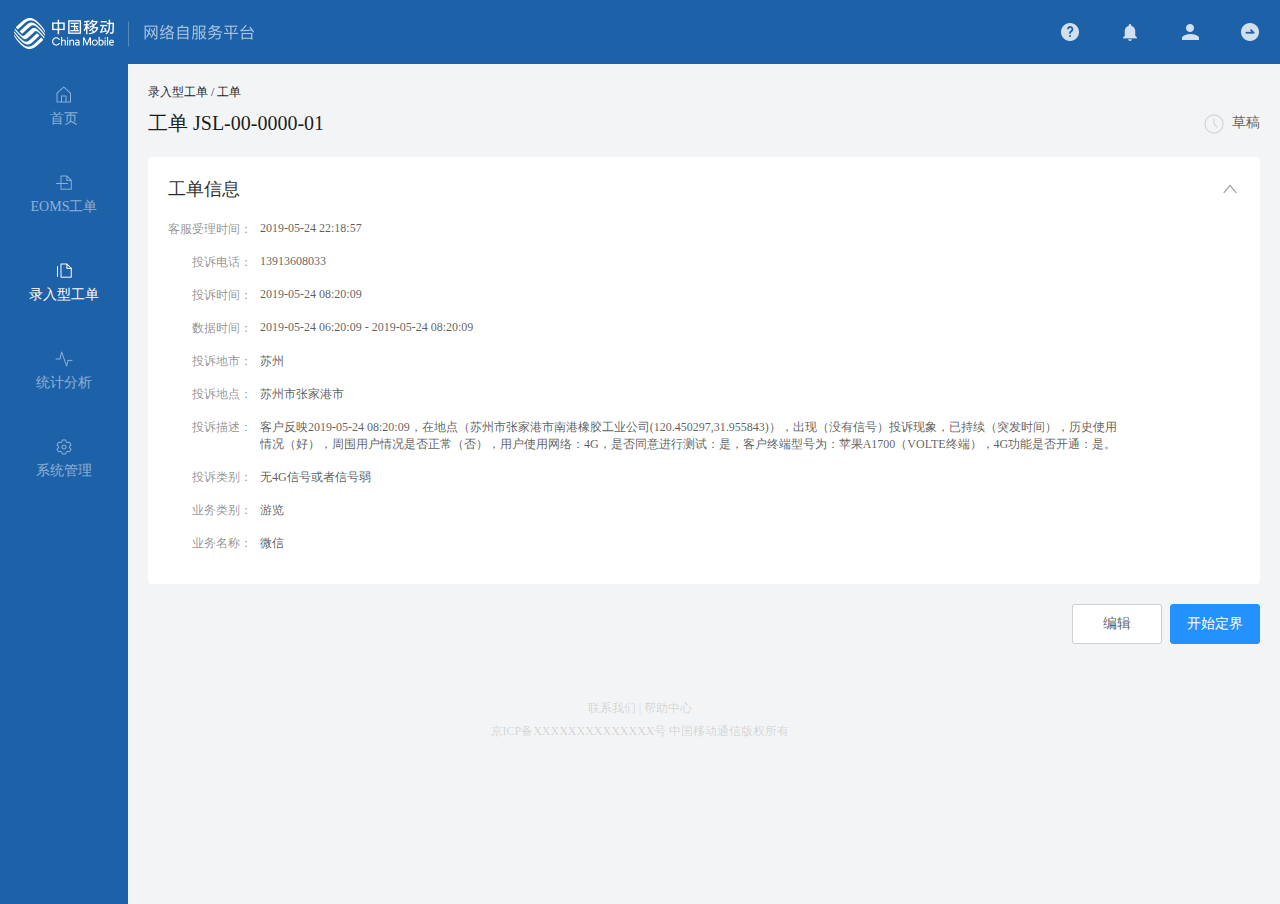
<file: draft.html>
<!DOCTYPE html>
<html>
<head>
	<meta charset="utf-8">
	<title></title>
	<link rel="stylesheet" type="text/css" href="./static/css/comm.css">
	<link rel="stylesheet" type="text/css" href="./static/css/total.css">
    <link rel="stylesheet" type="text/css" href="./static/css/specil.css">
	<script type="text/javascript" src="./static/js/jquery.min.js"></script>
	<script type="text/javascript" src="./static/js/show.js"></script>
    <script type="text/javascript" src="./static/js/comm.js"></script>
	<style type="text/css">
		.siled .module .cont > p > strong{
			width: 84px;
			text-align: right;
		}
	</style>
</head>
<body>
    <!--start 头部-->
	<div class="top">
		<div class="title"><img src="./static/images/logo.png" alt=""></div>
		<ul>
            <li onclick="window.location.href='helpCenter.html'">
                <i class="help"></i>
                <p>帮助中心</p>
            </li>
            <li onclick="window.location.href='messageCenter.html'">
                <i class="message"></i>
                <span class="icon"><b>4</b></span>
                <p>消息中心</p>
            </li>
            <li onclick="window.location.href='personalCenter.html'">
                <i class="user"></i>
                <p>个人中心</p>
            </li>
            <li onclick="window.location.href='login.html'">
                <i class="icon_close"></i>
                <p>登出</p>
            </li>
		</ul>
	</div>
    <!--end 头部-->
	<div class="content">
        <!--start 测导航-->
		<div class="nav">
			<p>我的导航</p>
			<ul>
				<li onclick="window.location.href = 'index.html'">
					<i class="nav_home"></i>
					<span>首页</span>
				</li>
                <li onclick="window.location.href = 'import-idx.html';">
                    <i class="nav_import"></i>
                    <span>EOMS工单</span>
                </li>
                <li class="active" onclick="window.location.href = 'enter-idx.html';">
                    <i class="nav_input"></i>
                    <span>录入型工单</span>
                </li>
				<li onclick="window.location.href = 'analysis.html'">
					<i class="nav_static"></i>
					<span>统计分析</span>
				</li>
				<li onclick="window.location.href = 'params.html';">
					<i class="nav_manage"></i>
					<span>系统管理</span>
				</li>
			</ul>
		</div>
        <!--end 测导航-->
		<div class="siled" id="siled">
			<div class="path">录入型工单 / 工单</div>
			<div class="subtitle">
				<span>工单 JS-00-00000-01</span>
				<div class="caog">草稿</div>
			</div>
			<div class="module">
				<div class="title">
					<span>工单信息</span>
					<i class="show"></i>
				</div>
				<div class="cont" style="display:block">
					<p>
						<strong>客服受理时间：</strong>
						<span>2019-06-03 10:00:00</span>
					</p>
					<p>
						<strong>投诉电话：</strong>
						<span>13552819786</span>
					</p>
					<p>
						<strong>投诉时间：</strong>
						<span>2019-06-03 10:00:00</span>
					</p>
					<p>
						<strong>数据时间：</strong>
						<span>2019-06-03 10:00:00 - 2019-06-04 10:00:00</span>
					</p>
					<p>
						<strong>投诉地市：</strong>
						<span>苏州</span>
					</p>
					<p>
						<strong>投诉地点：</strong>
						<span>工业园</span>
					</p>
					<p>
						<strong>投诉描述：</strong>
						<span></span>
					</p>
					<p>
						<strong>投诉类别：</strong>
						<span>上网时出现断线</span>
					</p>
					<p>
						<strong>业务类别：</strong>
						<span>游览</span>
					</p>
					<p>
						<strong>业务名称：</strong>
						<span>微信</span>
					</p>
				</div>
			</div>
			<div class="start">
				<button>编辑</button>
				<button class="">开始定界</button>
			</div>
		</div>
        <div class="footer">
            <div>
                <p>联系我们 | 帮助中心</p>
                <p>京ICP备XXXXXXXXXXXXXX号 中国移动通信版权所有</p>
            </div>
        </div>
        <div class="mask-pop"></div>
	    <div class="delete-pop">
	        <div>
	            <img src="./static/images/draft.png" alt="">
	            <p>是否将投诉描述作为鉴权描述发给直属审批人员？</p>
	            <span>鉴权原因：不能上网</span>
	        </div>
	        <div>
	            <button>取消</button>
	            <button>确定</button>
	        </div>
	    </div>
	</div>
	<script type="text/javascript">
		$(function(){
            window.fiel_number = 'JSL-00-0000-01'; //工单编号变量
			$('.siled .subtitle span').text('工单 '+window.fiel_number);//工单编号展示
			$('.start button').eq(0).on('click',function(){
				localStorage.setItem('workEdit_draft',JSON.stringify(window.wE));
				window.location.href = 'workEdit.html'
			})
			//开始定界
			$('.start button').eq(1).on('click',function(){
				$('.delete-pop').show();
			})
			$('.delete-pop button').eq(0).on('click',function(){
				$('.delete-pop').hide()
			})
			$('.delete-pop button').eq(1).on('click',function(){
				localStorage.setItem('process_type','定界中');
				localStorage.setItem('fiel_number',window.fiel_number);
				window.location.href = 'process.html'
			})
			var respone = {"form_num":"JSL-056-190524-001","business_name":"","complaints_call":"13913608033","complaints_time":"2019-05-24 08:20:09","complaints_city":"苏州","data_time1":"2019-05-24 06:20:09","data_time2":"2019-05-24 08:20:09","complaints_place":"苏州市张家港市","complaints_category":"无4G信号或者信号弱","business_category":"","dis":"客户反映2019-05-24 08:20:09，在地点（苏州市张家港市南港橡胶工业公司(120.450297,31.955843)），出现（没有信号）投诉现象，已持续（突发时间），历史使用情况（好），周围用户情况是否正常（否），用户使用网络：4G，是否同意进行测试：是，客户终端型号为：苹果A1700（VOLTE终端），4G功能是否开通：是。","recv":"2019-05-24 22:18:57"}
			window.wE = respone;
			//客服受理时间
			if(wE.recv){
				$('.module .cont > p').eq(0).find('span').text(timeChange(wE.recv))
			}
			//投诉电话
			if(wE.complaints_call){
				$('.module .cont > p').eq(1).find('span').text(wE.complaints_call);
			}
			//投诉时间
			if(wE.complaints_time){
				$('.module .cont > p').eq(2).find('span').text(timeChange(wE.complaints_time));
			}
			//数据时间
			if(Boolean(wE.data_time1) || Boolean(wE.data_time2)){
				$('.module .cont > p').eq(3).find('span').text(timeChange(wE.data_time1)+' - '+timeChange(wE.data_time2));
			}
			//地市
			if(wE.complaints_city){
				$('.module .cont > p').eq(4).find('span').text(wE.complaints_city);
			}
			//投诉地点
			if(wE.complaints_place){
				$('.module .cont > p').eq(5).find('span').text(wE.complaints_place);
			}
			//投诉描述
			if(wE.dis){
				$('.module .cont > p').eq(6).find('span').text(wE.dis);
				$('.delete-pop span').text('鉴权原因：'+wE.dis);
			}
			//投诉类别
			if(wE.complaints_category){
				$('.module .cont > p').eq(7).find('span').text(wE.complaints_category)
			}
			//业务类别
			if(wE.business_category){
				$('.module .cont > p').eq(8).find('span').text(wE.business_category)
			}
			//业务名称
			if(wE.business_name){
				$('.module .cont > p').eq(9).find('span').text(wE.business_name);
			}
			if(!Boolean(wE.complaints_call && wE.complaints_time && wE.data_time1 && wE.data_time2 && wE.complaints_city && wE.complaints_place && wE.dis && wE.complaints_category)){
				$('.start button').eq(1).addClass('disabled')
			}
		})
	</script>
</body>
</html>
</file>
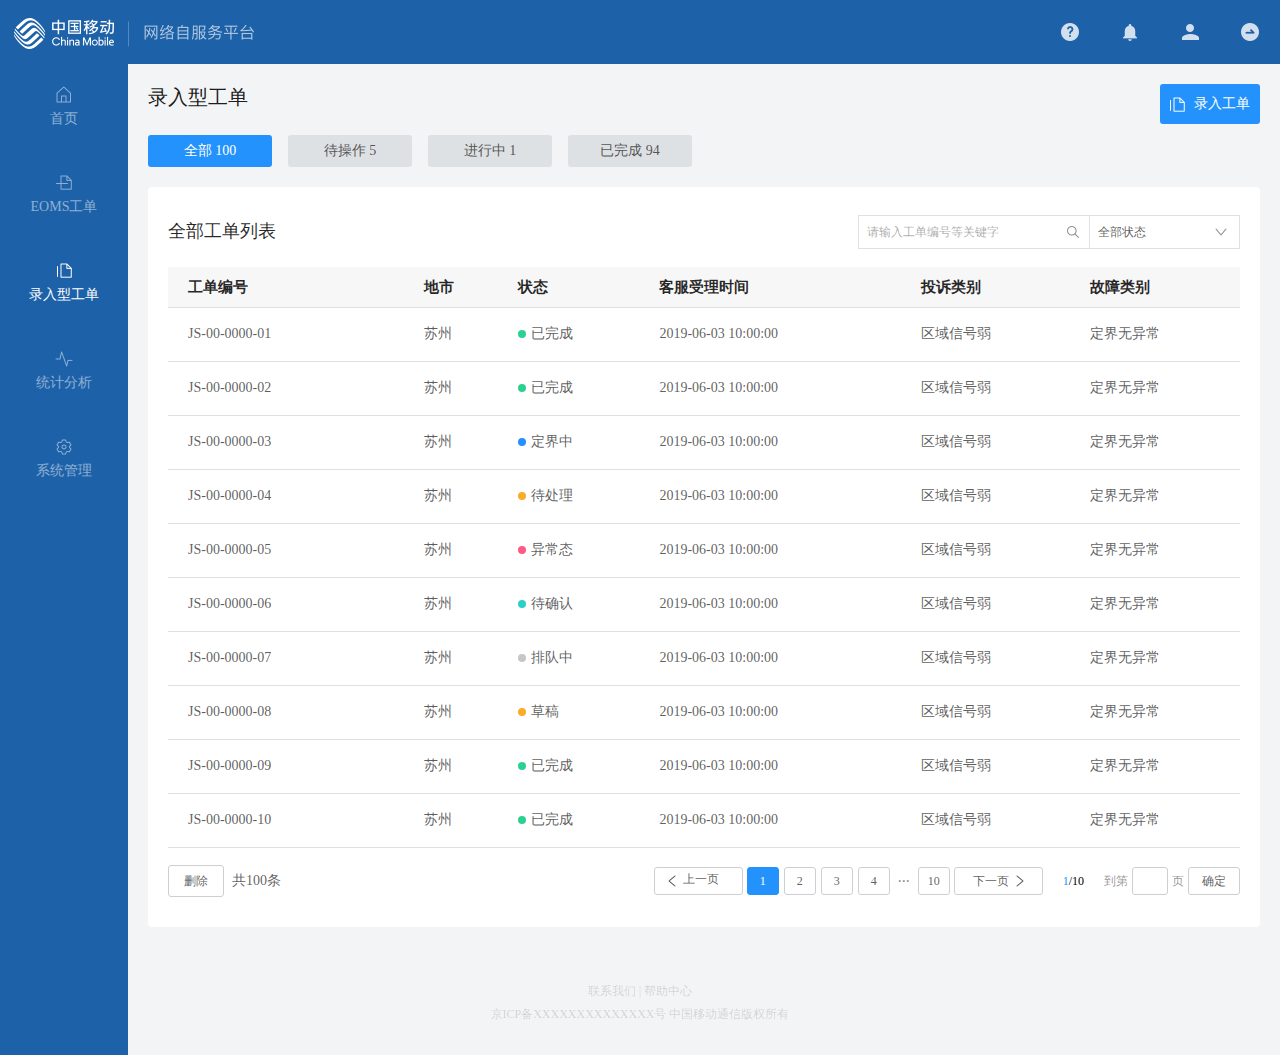
<file: enter-idx.html>
<!DOCTYPE html>
<html>
<head>
	<meta charset="utf-8">
	<title></title>
	<link rel="stylesheet" type="text/css" href="./static/css/comm.css">
	<link rel="stylesheet" type="text/css" href="./static/css/total.css">
	<script type="text/javascript" src="./static/js/jquery.min.js"></script>
	<script type="text/javascript" src="./static/js/show.js"></script>
    <script type="text/javascript" src="./static/js/comm.js"></script>
</head>
<body>
    <!--start 头部-->
	<div class="top">
		<div class="title"><img src="./static/images/logo.png" alt=""></div>
		<ul>
            <li onclick="window.location.href='helpCenter.html'">
                <i class="help"></i>
                <p>帮助中心</p>
            </li>
            <li onclick="window.location.href='messageCenter.html'">
                <i class="message"></i>
                <span class="icon"><b>4</b></span>
                <p>消息中心</p>
            </li>
            <li onclick="window.location.href='personalCenter.html'">
                <i class="user"></i>
                <p>个人中心</p>
            </li>
            <li onclick="window.location.href='login.html'">
                <i class="icon_close"></i>
                <p>登出</p>
            </li>
		</ul>
	</div>
    <!--end 头部-->
	<div class="content">
        <!--start 测导航-->
		<div class="nav">
			<p>我的导航</p>
			<ul>
				<li onclick="window.location.href = 'index.html'">
					<i class="nav_home"></i>
					<span>首页</span>
				</li>
                <li onclick="window.location.href = 'import-idx.html'">
                    <i class="nav_import"></i>
                    <span>EOMS工单</span>
                </li>
				<li class="active">
					<i class="nav_input"></i>
					<span>录入型工单</span>
				</li>
				<li onclick="window.location.href = 'analysis.html'">
					<i class="nav_static"></i>
					<span>统计分析</span>
				</li>
				<li onclick="window.location.href = 'params.html';">
					<i class="nav_manage"></i>
					<span>系统管理</span>
				</li>
			</ul>
		</div>
        <!--end 测导航-->
		<div class="siled">
			<div class="title">录入型工单</div>
			<div class="enter"  onclick="window.location.href = 'workEdit.html';localStorage.removeItem('fiel_number')">录入工单</div>
			<div class="type" id="type">
				<span class="active">全部 100</span>
				<span>待操作 5</span>
				<span>进行中 1</span>
				<span>已完成 94</span>
			</div>
			<div class="lately">
				<div class="exact">
					<span>全部工单列表</span>
					<div class="search">
						<p class="high">
							<input type="text" placeholder='请输入工单编号等关键字'>
							<i></i>
						</p>
						<div class="choice">
							<p>全部状态</p>
							<ul style="">
								<li>
									<i class="dingj"></i>
									定界中
								</li>
								<li>
									<i class="hey"></i>
									已完成
								</li>
								<li>
									<i class="chul"></i>
									待处理
								</li>
								<li>
									<i class="yic"></i>
									异常态
								</li>
								<li>
									<i class="quer"></i>
									待确认
								</li>
								<li>
									<i class="paid"></i>
									排队中
								</li>
							</ul>
						</div>
					</div>
				</div>
				<div class="table">
					<table border=0 cellspacing=0 cellpadding=0>
						<thead>
							<tr>
								<th><em></em>工单编号</th>
	                            <th>地市</th>
								<th>状态</th>
								<th>客服受理时间</th>
								<th>投诉类别</th>
								<th>故障类别</th>
							</tr>
						</thead>
						<tbody>
                            <tr>
                                <td><em></em>JS-00-0000-01</td>
                                <td>苏州</td>
                                <td><i class="wanc"></i>已完成</td>
                                <td>2019-06-03 10:00:00</td>
                                <td>区域信号弱</td>
                                <td>定界无异常</td>
                            </tr>
                            <tr>
                                <td><em></em>JS-00-0000-02</td>
                                <td>苏州</td>
                                <td><i class="wanc"></i>已完成</td>
                                <td>2019-06-03 10:00:00</td>
                                <td>区域信号弱</td>
                                <td>定界无异常</td>
                            </tr>
                            <tr>
                                <td><em></em>JS-00-0000-03</td>
                                <td>苏州</td>
                                <td><i class="dingj"></i>定界中</td>
                                <td>2019-06-03 10:00:00</td>
                                <td>区域信号弱</td>
                                <td>定界无异常</td>
                            </tr>
                            <tr>
                                <td><em></em>JS-00-0000-04</td>
                                <td>苏州</td>
                                <td><i class="chul"></i>待处理</td>
                                <td>2019-06-03 10:00:00</td>
                                <td>区域信号弱</td>
                                <td>定界无异常</td>
                            </tr>
                            <tr>
                                <td><em></em>JS-00-0000-05</td>
                                <td>苏州</td>
                                <td><i class="yic"></i>异常态</td>
                                <td>2019-06-03 10:00:00</td>
                                <td>区域信号弱</td>
                                <td>定界无异常</td>
                            </tr>
                            <tr>
                                <td><em></em>JS-00-0000-06</td>
                                <td>苏州</td>
                                <td><i class="quer"></i>待确认</td>
                                <td>2019-06-03 10:00:00</td>
                                <td>区域信号弱</td>
                                <td>定界无异常</td>
                            </tr>
                            <tr>
                                <td><em></em>JS-00-0000-07</td>
                                <td>苏州</td>
                                <td><i class="paid"></i>排队中</td>
                                <td>2019-06-03 10:00:00</td>
                                <td>区域信号弱</td>
                                <td>定界无异常</td>
                            </tr>
                            <tr>
                                <td><em></em>JS-00-0000-08</td>
                                <td>苏州</td>
                                <td><i class="chul"></i>草稿</td>
                                <td>2019-06-03 10:00:00</td>
                                <td>区域信号弱</td>
                                <td>定界无异常</td>
                            </tr>
                            <tr>
                                <td><em></em>JS-00-0000-09</td>
                                <td>苏州</td>
                                <td><i class="wanc"></i>已完成</td>
                                <td>2019-06-03 10:00:00</td>
                                <td>区域信号弱</td>
                                <td>定界无异常</td>
                            </tr>
                            <tr>
                                <td><em></em>JS-00-0000-10</td>
                                <td>苏州</td>
                                <td><i class="wanc"></i>已完成</td>
                                <td>2019-06-03 10:00:00</td>
                                <td>区域信号弱</td>
                                <td>定界无异常</td>
                            </tr>
						</tbody>
					</table>
				</div>
				<div class="page">
					<div class="button">
						<button class="">删除</button>
						<button>取消</button>
					</div>
					<span>共100条</span>
					<div class="number">
						<p class="pre">上一页</p>
						<p class="p_number">
							<span class="active">1</span>
							<span>2</span>
							<span>3</span>
							<span>4</span>
							<i>···</i>
							<span>10</span>
						</p>
						<p class="next">下一页</p>
						<p class="p_now">
							<i>1</i>/10
						</p>
						<p class="p_input">
							<span>到第</span>
							<input type="text">
							<span>页</span>
						</p>
						<p class="jump">确定</p>
					</div>
				</div>
			</div>
		</div>
        <div class="footer">
            <div>
                <p>联系我们 | 帮助中心</p>
                <p>京ICP备XXXXXXXXXXXXXX号 中国移动通信版权所有</p>
            </div>
        </div>
	    <div class="delete-pop">
	        <div>
	            <img src="./static/images/delete.png" alt="">
	            <p>确认要删除这5项工单吗？</p>
	            <span>删除后不可恢复</span>
	        </div>
	        <div>
	            <button>取消</button>
	            <button>确定</button>
	        </div>
	    </div>
	    <div class="result-pop">
	        <div class="success">
	            <p>删除成功<span>已为你成功删除故障详情</span></p>
	            <!--<img src="./static/images/result_close.png" alt="">-->
	        </div>
	        <div class="fail">
	            <p>删除失败<span>系统异常，请稍后再试。</span></p>
	            <img src="./static/images/result_close.png" alt="">
	        </div>
	    </div>
	</div>
	<script type="text/javascript">
		$(function(){
			
            lately(document.querySelector('.lately').querySelector('tbody'));
			selectImitate(); //模拟下拉选择框
			window.totalPage = 10;//全局变量记录 工单列表总页数
			var highI = $('.search .high i');
			var highInput = $('.search .high input');
			var exact = $('.exact .choice');
			//大类查找
			var liList = $('.type span');
			$('.type span').on('click',function(){
				$(this).addClass('active').siblings().removeClass();
				exact.find('p').text('全部状态');
				exact.find('li.active').removeClass();
				highInput.val('');
			})
			//监听下拉框值的变化-状态查找
			$('.choice p').bind('change',function(){
				console.log($(this).text());
				highInput.val('');
				$('.type span.active').removeClass();
			})
			//输入框搜索
			highI.on('click',function(){
				var value = highInput.value;
				localStorage.setItem('high_value',value);
				localStorage.setItem('high_type','录入型工单');
                localStorage.removeItem('highSearchDate');
                window.open('high_search.html');
			})
			highInput.on('keydown',function(event){
				if(event.keyCode == "13"){
					var value = highInput.value;
					localStorage.setItem('high_value',value);
					localStorage.setItem('high_type','录入型工单');
                	localStorage.removeItem('highSearchDate');
                window.open('high_search.html');
				}
			})
			//删除工单
			$('.page .button button').eq(0).on('click',function(){
				window.job = [];
				window.job_index = [];
				var job_num = 0;
				var cs = $(this).get(0).className;
				if(cs == 'delete'){
					$('.lately .table tbody em').each(function(){
						var cs = $(this).get(0).className;
						if(cs == 'checked'){
							job_num++;
							job.push($(this).parent().text());
						}
					})
					if(job_num == 0){
						alert('您还没有选择删除项，请确认选择后在进行删除');
						return false;
					}
					$('.delete-pop p').text('确认要删除这'+job_num+'项工单吗？');
					$('.delete-pop').show();
				}else{
					$(this).next().show();
					$(this).addClass('delete')
					$('.lately .table em').css('display','inline-block');
				}
			})
			//取消删除
			$('.page .button button').eq(1).on('click',function(){
				$('.lately .table em').each(function(){
					$(this).removeClass();
					$(this).hide();
				});
				$('.page .button button').eq(0).removeClass();
				$(this).hide();
			})
			//单选
			var em_num = 0;
			$('.lately .table tbody em').on('click',function(e){
				var cs = $(this).get(0).className;
				var evt = e||window.event;
				var elem = evt.target;
				if(elem.nodeName == 'EM'){
					if(cs == 'checked'){
						$('.lately .table thead em').removeClass();
						$(this).removeClass();
						em_num--;
					}else{
						$(elem).addClass('checked');
						em_num++;
					}
					if(em_num == $(elem).parents('tbody').find('em').length){
						$('.lately .table thead em').addClass('checked');
					}
					if(em_num > $(elem).parents('tbody').find('em').length){
						em_num = $(elem).parents('tbody').find('em').length
					}
				}
			})
			//全选
			$('.lately .table thead em').on('click',function(){
				var cs = $(this).get(0).className;
				if(cs == 'checked'){
					$(this).removeClass();
					em_num = 0;
				}else{
					$(this).addClass('checked');
					em_num = $('.lately .table tbody em').length;
				}
				$('.lately .table tbody em').each(function(){
					if(cs == 'checked'){
						$(this).removeClass();
					}else{
						$(this).addClass('checked');
					}
				})
			})
			//二次确认删除
			$('.delete-pop button').eq(1).on('click',function(){
				var result = 0;
				if(result == 1){
					$('.result-pop .success').show();
					$('.result-pop').show();
					$('.delete-pop').hide();
				}else{
					$('.result-pop .fail').show();
					$('.result-pop').show();
					$('.delete-pop').hide();
				}
				setTimeout(function(){
					$('.result-pop').hide();
					$('.result-pop .fail').hide();
					$('.result-pop .success').hide();
					if(result == 1){
						window.location.reload(); //刷新当前页
					}
				},2000)
			})
			//二次取消删除
			$('.delete-pop button').eq(0).on('click',function(){
				$('.delete-pop').hide();
			})

			//page
			var pre = $('.page .pre');
			var next = $('.page .next');
			var jump = $('.page .jump');
			$('.page .p_input input').on('input',function(){
				var txt = $(this).val();
				if(txt < 1 && totalPage >=1){
					$(this).val('1')
				}else if(txt < 1 && totalPage == 0){
					$(this).val('0')
				};
				if(txt > totalPage){
					$(this).val(totalPage)
				}
			});
			localStorage.setItem('workListPage','1');
			pre.on('click',function(){
				var list,date,prePage;
				var thisPge = Number($('.page .p_now i').text());
				if(thisPge - 1 < 1){
					return false
				}
				if(thisPge <=1 ){
					return false;
				}else{
					prePage = thisPge-1;
					pageShow(prePage)
				}
			})
			next.on('click',function(){
				var list,date,prePage;
				var thisPge = Number($('.page .p_now i').text());
				if(thisPge + 1 > totalPage){
					return false
				}
				if(thisPge >= totalPage ){
					return false;
				}else{
					prePage = thisPge+1;
					pageShow(prePage)
				};
			})
			jump.on('click',function(){
				var list,date,prePage,jumpTxt;
				var thisPge = Number($('.page .p_now i').text());
				jumpTxt = $('.page .p_input input').val();
				if(jumpTxt == '' || jumpTxt == thisPge){
					return false;
				};
				prePage = jumpTxt;
				pageShow(prePage)
			})
		})
		
	</script>
</body>
</html>
</file>
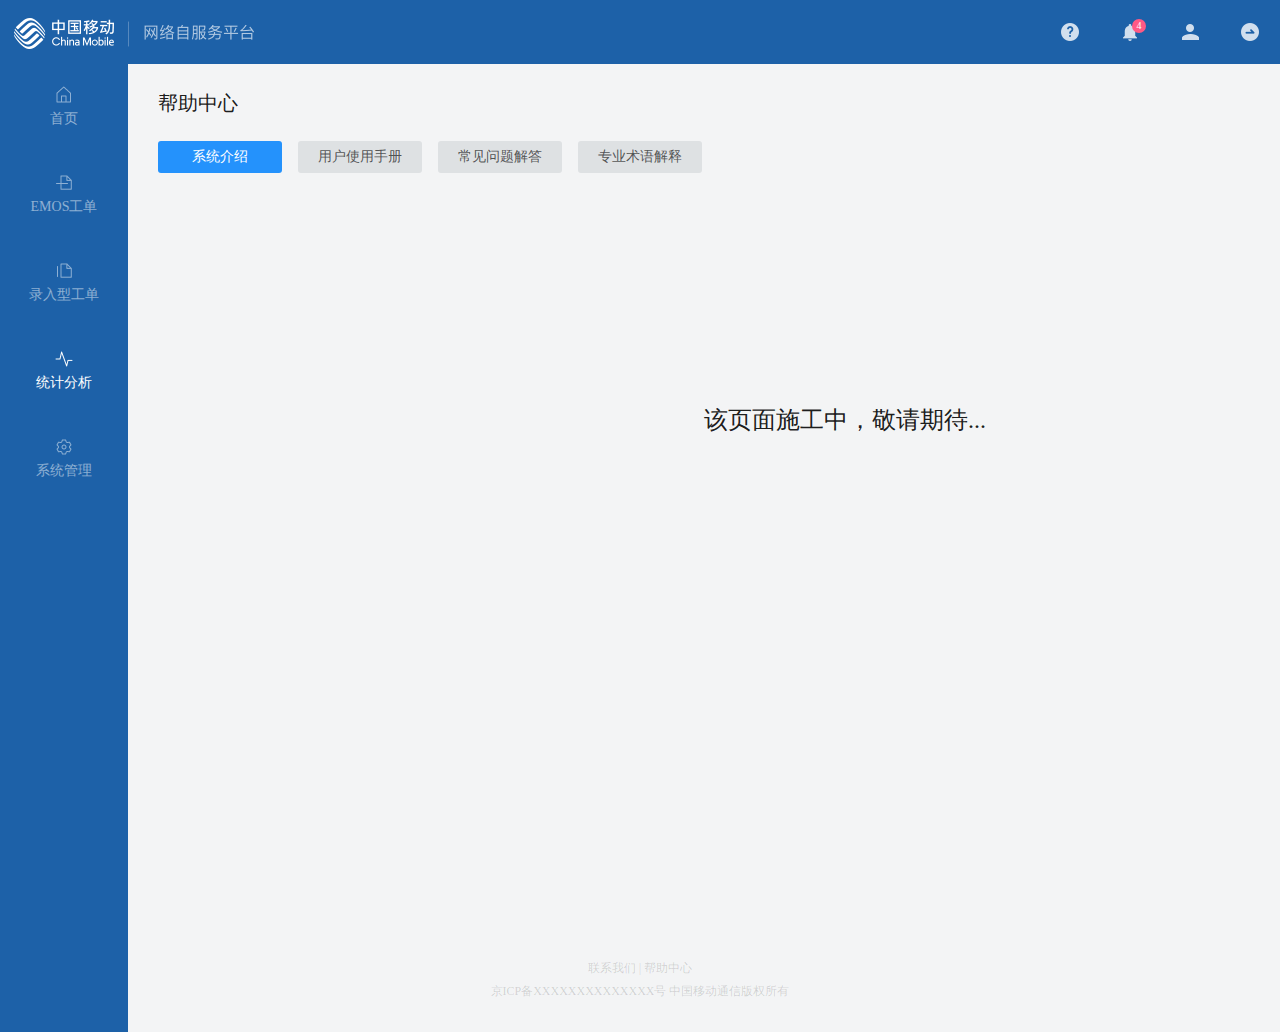
<file: helpCenter.html>
<!DOCTYPE html>
<html>

<head>
    <meta charset="utf-8">
    <title></title>
    <link rel="stylesheet" type="text/css" href="./static/css/comm.css" />
    <link rel="stylesheet" type="text/css" href="./static/css/total.css" />
    <link rel="stylesheet" href="./static/css/helpCenter.css">
</head>

<body>

    <!-- 阴影背景开始 -->
    <div class="popupOverContainer"></div>
    <!-- 阴影背景结束 -->
    <!-- 顶部结构开始 -->
    <div class="top">
        <div class="title"><img src="./static/images/logo.png" alt=""></div>
        <ul>
            <li onclick="window.location.href='helpCenter.html'">
                <i class="help"></i>
                <p>帮助中心</p>
            </li>
            <li onclick="window.location.href='messageCenter.html'">
                <i class="message"></i>
                <span class="icon"><b>4</b></span>
                <p>消息中心</p>
            </li>
            <li onclick="window.location.href='personalCenter.html'">
                <i class="user"></i>
                <p>个人中心</p>
            </li>
            <li onclick="window.location.href='login.html'">
                <i class="icon_close"></i>
                <p>登出</p>
            </li>
        </ul>
    </div>
    <!-- 顶部结构结束 -->
    <div class="content aside">
        <!-- 左侧导航部分开始 -->
        <div class="nav">
            <p>我的导航</p>
            <ul>
                <li onclick="window.location.href = 'index.html'">
                    <i class="nav_home"></i>
                    <span>首页</span>
                </li>
                <li onclick="window.location.href = 'import-idx.html'">
                    <i class="nav_import"></i>
                    <span>EMOS工单</span>
                </li>
                <li onclick="window.location.href = 'enter-idx.html'">
                    <i class="nav_input"></i>
                    <span>录入型工单</span>
                </li>
                <li class="active" onclick="window.location.href = 'analysis.html'">
                    <i class="nav_static"></i>
                    <span>统计分析</span>
                </li>
                <li onclick="window.location.href = 'params.html'">
                    <i class="nav_manage"></i>
                    <span>系统管理</span>
                </li>
            </ul>
        </div>
        <!-- 左侧导航部分结束 -->
        <div class="siled siled-t">
            <!-- 右侧内容顶部导航开始 -->
            <div class="cancel-t">
                <div class="cancel-bot">帮助中心</div>
            </div>
            <div class="siled-top">
                <ul>
                    <li class="nav-active">
                        <span>系统介绍</span>
                    </li>
                    <li class="goodsContainer">
                        <span>用户使用手册</span>
                    </li>
                    <li>
                        <span>常见问题解答</span>
                    </li>
                    <li class="last">
                        <span>专业术语解释</span>
                    </li>
                </ul>
            </div>
            <!-- 右侧内容顶部导航结束 -->
            <div class="siled-bottom">
                <!-- 系统介绍内容开始 -->
                <div class="system-introduction tab-contant-t">
                    <p class="ing">该页面施工中，敬请期待...</p>
                </div>
                <!-- 系统介绍内容结束 -->
                <!-- 用户使用手册内容开始 -->
                <div class="ixwebhosting none tab-contant-t">
                    <!-- 点击返回顶部图标开始 -->
                    <div class="goods">
                        <img src="./static/images/toptop.png" alt="">
                        <!-- <p>返回顶部</p> -->
                    </div>
                    <!-- 点击返回顶部图标结束 -->
                    <div class="nav-left">
                        <p class="a0">目录</p>
                        <p class="a1">
                            <a href="#1">系统概述</a>
                        </p>
                        <p class="a1">
                            <a href="#2">系统首页</a>
                            <i class="cloo"></i>
                            <i class="opp none"></i>
                        </p>
                        <div class="action-2 none">
                            <p class="a2">
                                <a href="#2a">&nbsp&nbsp&nbsp&nbsp 
                                        页面展示</a>
                            </p>
                            <p class="a2">
                                <a href="#2b">&nbsp&nbsp&nbsp&nbsp  功能说明</a>
                            </p>
                        </div>
                        <p class="a1">
                            <a href="#3">EMOS工单列表页面</a>
                            <i class="cloo"></i>
                            <i class="opp none"></i>
                        </p>
                        <div class="action-2 none">
                            <p class="a2">
                                <a href="#3a">&nbsp&nbsp&nbsp&nbsp 页面展示</a>
                            </p>
                            <p class="a2">
                                <a href="#3b">&nbsp&nbsp&nbsp&nbsp 功能说明</a>
                            </p>
                        </div>
                        <p class="a1">
                            <a href="#4">录入型工单列表页面</a>
                        </p>
                        <div class="action-2 none">
                            <p class="a2">
                                <a href="#4a">&nbsp&nbsp&nbsp&nbsp 页面展示</a>
                            </p>
                            <p class="a2">
                                <a href="#4b">&nbsp&nbsp&nbsp&nbsp 功能说明</a>
                            </p>
                        </div>
                        <p class="a1">
                            <a href="#5">工单信息录入页面</a>
                            <i class="cloo"></i>
                            <i class="opp none"></i>
                        </p>
                        <div class="action-2 none">
                            <p class="a2">
                                <a href="#5a">&nbsp&nbsp&nbsp&nbsp 页面展示</a>
                            </p>

                            <p class="a2">
                                <a href="#5b">&nbsp&nbsp&nbsp&nbsp 功能说明</a>
                            </p>
                        </div>
                        <p class="a1">
                            <a href="#6">高级搜索页面</a>
                            <i class="cloo"></i>
                            <i class="opp none"></i>
                        </p>
                        <div class="action-2 none">
                            <p class="a2">
                                <a href="#6a">&nbsp&nbsp&nbsp&nbsp 页面展示</a>
                            </p>
                            <p class="a2">
                                <a href="#6b">&nbsp&nbsp&nbsp&nbsp 功能说明</a>
                            </p>
                        </div>
                        <p class="a1">
                            <a href="#7">EMOS工单待处理页面</a>
                            <i class="cloo"></i>
                            <i class="opp none"></i>
                        </p>
                        <div class="action-2 none">
                            <p class="a2">
                                <a href="#7a">&nbsp&nbsp&nbsp&nbsp 页面展示</a>
                            </p>
                            <p class="a2">
                                <a href="#7b">&nbsp&nbsp&nbsp&nbsp 功能说明</a>
                            </p>
                        </div>
                        <p class="a1">
                            <a href="#8">EMOS工单定界中页面</a>
                            <i class="cloo"></i>
                            <i class="opp none"></i>
                        </p>
                        <div class="action-2 none">
                            <p class="a2">
                                <a href="#8a">&nbsp&nbsp&nbsp&nbsp 页面展示</a>
                            </p>
                            <p class="a2">
                                <a href="#8b">&nbsp&nbsp&nbsp&nbsp 功能说明</a>
                            </p>
                        </div>
                        <p class="a1">
                            <a href="#9">EMOS工单定界排队中页面</a>
                            <i class="cloo"></i>
                            <i class="opp none"></i>
                        </p>
                        <div class="action-2 none">
                            <p class="a2">
                                <a href="#9a">&nbsp&nbsp&nbsp&nbsp 页面展示</a>
                            </p>
                            <p class="a2">
                                <a href="#9b">&nbsp&nbsp&nbsp&nbsp 功能说明</a>
                            </p>
                        </div>
                        <p class="a1">
                            <a href="#10">EMOS工单异常态页面</a>
                            <i class="cloo"></i>
                            <i class="opp none"></i>
                        </p>
                        <div class="action-2 none">
                            <p class="a2">
                                <a href="#10a">&nbsp&nbsp&nbsp&nbsp 页面展示</a>
                            </p>
                            <p class="a2">
                                <a href="#10b">&nbsp&nbsp&nbsp&nbsp 功能说明</a>
                            </p>
                        </div>
                        <p class="a1">
                            <a href="#11">录入型工单定界中页面</a>
                            <i class="cloo"></i>
                            <i class="opp none"></i>
                        </p>
                        <div class="action-2 none">
                            <p class="a2">
                                <a href="#11a">&nbsp&nbsp&nbsp&nbsp 页面展示</a>
                            </p>
                            <p class="a2">
                                <a href="#11b">&nbsp&nbsp&nbsp&nbsp 功能说明</a>
                            </p>
                        </div>
                        <p class="a1">
                            <a href="#12">录入型工单排队中页面</a>
                        </p>
                        <p class="a1">
                            <a href="#13">录入型工单异常态页面</a>
                        </p>
                        <p class="a1">
                            <a href="#14">工单待确认页面</a>
                            <i class="cloo"></i>
                            <i class="opp none"></i>
                        </p>
                        <div class="action-2 none">
                            <p class="a2">
                                <a href="#14a">&nbsp&nbsp&nbsp&nbsp 页面展示</a>
                            </p>
                            <p class="a2">
                                <a href="#14b">&nbsp&nbsp&nbsp&nbsp 功能说明</a>
                            </p>
                        </div>
                        <p class="a1">
                            <a href="#15">工单待确认页面</a>
                            <i class="cloo"></i>
                            <i class="opp none"></i>
                        </p>
                        <div class="action-2 none">
                            <p class="a2">
                                <a href="#15a">&nbsp&nbsp&nbsp&nbsp 页面展示</a>
                            </p>
                            <p class="a2">
                                <a href="#15b">&nbsp&nbsp&nbsp&nbsp 功能说明</a>
                            </p>
                        </div>
                        <p class="a1">
                            <a href="#16">工单已核验（待核查）页面</a>
                            <i class="cloo"></i>
                            <i class="opp none"></i>
                        </p>
                        <div class="action-2 none">
                            <p class="a2">
                                <a href="#16a">&nbsp&nbsp&nbsp&nbsp 页面展示</a>
                            </p>
                            <p class="a2">
                                <a href="#16b">&nbsp&nbsp&nbsp&nbsp 功能说明</a>
                            </p>
                        </div>
                    </div>
                    <div class="text-right">
                        <p class="p1 xitong" id="1">
                            系统概述
                        </p>
                        <div class="ixwebhosting-content">
                            九天•网络自服务平台是依托人工智能技术、大数据技术，为实现网络智能化目标而研发的投诉智能处理系统。平台针对4G网络投诉问题，提供自动化、智能化的网络故障定位服务。平台对接现网EMOS工单系、投诉、集中性能、网优、告警五大平台，自动关联引入用户和设备数据。平台化了投诉专家定界知识库，其中包括：12项业务侧定界规则；4大类17项信令侧定界规则；7项无线侧定界规则；首次引入3项用户级MR定界规则，引入基站退服、核心网网元告警等规则。平台基于自然语言处理，智能化提取投诉地点、投诉时间、业务名称等关键投诉信息。为了方便用户进行溯源分析，平台提供定位进程、定位结果、定位依据的可视化功能。
                        </div>
                        <div class="ixwebhosting-content">
                            EMOS工单在系统中的流转状态为：待处理、定界中、排队中、异常态、待确认、已核验或者待核查。状态流转如下图所示：
                        </div>
                        <i class="user-1"></i>
                        <div class="ixwebhosting-content">
                            录入型工单在系统中的流转状态为：草稿、定界中、排队中、异常态、待确认、已核验或者待核查。状态流转如下图所示：
                        </div>
                        <i class="user-2"></i>
                        <p class="p1" id="2">
                            系统首页
                        </p>
                        <p class="p2" id="2a">
                            页面展示
                        </p>
                        <i class="user-3"></i>
                        <div class="ixwebhosting-content">
                            首页分为导航栏、定界异常提醒、平台总览、我的总览、EMOS工单总览、最近任务、最新动态共七个部分组成，将在下面详细介绍每个部分的内容和操作。
                        </div>
                        <p class="p2" id="2b">
                            <i></i> 功能说明
                        </p>
                        <p class="p3" id="2b1">
                            <i></i> 导航栏
                        </p>
                        <div class="ixwebhosting-content">
                            航栏分为首页、EMOS工单、录入型工单、系统管理、统计分析五项内容。（统计分析功能暂未开放）
                        </div>
                        <div class="ixwebhosting-content-float">
                            <i class="user-4"></i>
                            <div class="ixwebhosting-content">
                                点击【首页】，进入首页
                                <br> 点击【EMOS工单】，进入EMOS工单列表页面，默认无筛选条件；
                                <br> 点击【录入型工单】，进入录入型工单列表页面，默认无筛选条件；
                                <br> 点击【系统管理】，进入系统管理页面。
                            </div>
                        </div>
                        <p class="p3" id="2b2">
                            <i></i> 定界异常提醒
                        </p>
                        <i class="user-5"></i>
                        <div class="ixwebhosting-content">
                            提示定界过程中出现异常的工单编号，点击【查看】即可进入该工单定界页面查看异常详情。
                        </div>
                        <p class="p3" id="2b3">
                            <i></i> 平台总览
                        </p>
                        <i class="user-6"></i>
                        <div class="ixwebhosting-content" style="text-indent:0">
                            平台总览展示的内容为：
                            <br>&nbsp&nbsp&nbsp&nbsp 【累计工单】：平台接收工单总量；
                            <br>&nbsp&nbsp&nbsp&nbsp 【月处理工单】：平台当月累计处理工单量；
                            <br>&nbsp&nbsp&nbsp&nbsp 【定界准确率】：平台定界准确率。
                        </div>
                        <p class="p3" id="2b4">
                            <i></i> 我的总揽
                        </p>
                        <i class="user-7"></i>
                        <div class="ixwebhosting-content">
                            我的总揽内容分别为累计处理、月处理、待操作、待处理，详情如下：
                        </div>
                        <p class="p0">累计处理：</p>
                        <div class="ixwebhosting-content">【全部】为当前用户累计处理工单总量；</div>
                        <div class="ixwebhosting-content">【EMOS】为当前用户累计处理的EMOS工单总量；</div>
                        <div class="ixwebhosting-content">【录入】为当前用户累计处理的录工单总量。</div>
                        <div class="ixwebhosting-content">【全部】为当前用户当月处理工单总量；</div>
                        <div class="ixwebhosting-content">【EMOS】为当前用户当月处理的EMOS工单总量；</div>
                        <div class="ixwebhosting-content">【录入】为当前用户当月处理的录入型工单总量。</div>
                        <p class="p0">待操作：</p>
                        <div class="ixwebhosting-content">【全部】为当前用户所在地市的待处理、草稿、异常态、待确认四种状态的工单总量；</div>
                        <div class="ixwebhosting-content">【EMOS】为当前用户所在地市的待处理、异常态、待确认三种状态的EMOS工单总量，点击即可进入EMOS工单待操作列表页；</div>
                        <div class="ixwebhosting-content">【录入】为当前用户所在地市的草稿、异常态、待确认三种状态的录入型工单状态总量，点击即可进入录入工单待操作列表页。
                        </div>
                        <p class="p0">待确认：</p>
                        <div class="ixwebhosting-content">【全部】为当前用户所在地市的待确认的工单总量；</div>
                        <div class="ixwebhosting-content">【EMOS】为当前用户所在地市的待确认的EMOS工单总量，点击即可进入EMOS工单待确认列表页；</div>
                        <div class="ixwebhosting-content">【录入】为为当前用户所在地市的待确认的录入型工单总量，点击即可进入录入型工单待确认列表页。</div>
                        <p class="p3" id="2b5">
                            <i></i>EMOS工单总揽
                        </p>
                        <i class="user-8"></i>
                        <div class="ixwebhosting-content">
                            EMOS工单总览以折线图的方式显示日推送工单、待处理工单和待确认工单的详情。
                        </div>
                        <p class="p0">内容控制器说明（<span class="user-red"></span>中的内容）：</p>
                        <div class="ixwebhosting-content">点击【日推送工单】，显示过去是一段时间内每日系统接收工单的数量变化趋势；</div>
                        <div class="ixwebhosting-content">点击【待处理】，显示过去是一段时间内每日待处理的工单数量的变化趋势；</div>
                        <div class="ixwebhosting-content">点击【待确认】，显示过去是一段时间内每日待确认的工单数量的变化趋势。</div>
                        <p class="p0">时间控制器说明（ <span class="user-orange"></span>中的内容）：</p>
                        <p class="p3" id="2b6">
                            <i></i> 最近任务
                        </p>
                        <i class="user-9"></i>
                        <div class="ixwebhosting-content">
                            最近任务为EMOS工单待操作列表的前五条工单，点击列表项即可进入工单详情页面，点击【查看】进入EMOS工单待操作列表。
                        </div>
                        <p class="p3" id="2b7">
                            <i></i> 最新动态
                        </p>
                        <i class="user-10"></i>
                        <div class="ixwebhosting-content">
                            最新动态显示系统更新信息，包括模型更新、参数配置更新日期和版本等。
                        </div>
                        <p class="p1" id="3">
                            EMOS工单列表页面
                        </p>
                        <p class="p2" id="3a">
                            <i></i> 页面展示
                        </p>
                        <i class="user-11"></i>
                        <p class="p2" id="3b">
                            <i></i> 功能说明
                        </p>
                        <p class="p3" id="3b1">
                            <i></i> 工单列表
                        </p>
                        <i class="user-12"></i>
                        <div class="ixwebhosting-content">
                            工单列表中显示字段有：工单编号、状态、客服受理时间，投诉类别、故障类别。按照工单的推送时间由近及远排列显示。通过点击工单信息，即可进入到工单待处理页面。默认显示数量是10条。左下方显示的工单总量，右下方是分页选项，可以进行页面选择。
                        </div>
                        <p class="p3" id="3b2">
                            <i></i> 状态筛选功能
                        </p>
                        <i class="user-13"></i>
                        <p class="p0">
                            粗粒度状态筛选（
                            <span class="user-red"></span> 中的内容）：
                        </p>
                        <div class="ixwebhosting-content">
                            点击【全部】，显示全部状态的EMOS工单；
                        </div>
                        <div class="ixwebhosting-content">
                            点击【待操作】，显示状态为待处理、待确认、异常态的EMOS工单；
                        </div>
                        <div class="ixwebhosting-content">
                            点击【进行中】，显示状态为排队中和定界中的EMOS工单；
                        </div>
                        <div class="ixwebhosting-content">
                            点击【已完成】，显示状态为已核验、待核查的EMOS工单。 单一状态筛选（
                            <span class="user-orange"></span> 中的内容）：

                        </div>
                        <div class="ixwebhosting-content">
                            在下拉框中点击某一状态，即可筛选出相应状态的全部EMOS工单。例：点击【排队中】，工单列表显示状态为排队中的全部EMOS工单。
                        </div>
                        <p class="p3" id="3b3">
                            <i></i> 搜索功能
                        </p>
                        <i class="user-14"></i>
                        <p class="p0">简单搜索：</p>
                        <div class="ixwebhosting-content">
                            在搜索框键入关键词，点击【搜索】或按下回车键即可进行搜索，列表显示通过关键词匹配的所有搜索结果。
                        </div>
                        <div class="ixwebhosting-content">
                            注：关键词的搜索范围为工单编号、状态、投诉类别、故障类别 高级搜索：

                        </div>
                        <div class="ixwebhosting-content">
                            点击【高级搜索】，即可进入高级搜索页面，通过组合不同的筛选条件进行搜索。
                        </div>
                        <p class="p1" id="4">
                            录入型工单列表页面
                        </p>
                        <p class="p2" id="4a">
                            <i></i> 页面展示
                        </p>
                        <i class="user-15"></i>
                        <p class="p2" id="4b">
                            <i></i> 功能说明
                        </p>
                        <p class="p3" id="4b1">
                            <i></i>工单信息录入
                        </p>
                        <i class="user-16"></i>
                        <div class="ixwebhosting-content">
                            点击【录入工单】，页面跳转到工单信息录入页面。
                        </div>
                        <p class="p3" id="4b2">
                            <i></i>工单列表
                        </p>
                        <i class="user-17"></i>
                        <div class="ixwebhosting-content">
                            工单列表中显示字段有：工单编号、状态、客服受理时间（为录入工单的时间），投诉类别、故障类别。按照工单的客服受理时间由近及远排列显示。通过点击工单信息，即可进入到工单待处理页面。默认显示数量是10条。左下方显示的工单总量，右下方是分页选项，可以进行页面选择。
                        </div>
                        <p class="p3" id="4b3">
                            <i></i> 状态筛选功能
                        </p>
                        <i class="user-18"></i>
                        <p class="p0">
                            粗粒度筛选（
                            <span class="user-red"></span> 中的内容）：
                        </p>
                        <div class="ixwebhosting-content">
                            点击【全部】，显示全部状态的录入型工单；
                        </div>
                        <div class="ixwebhosting-content">
                            点击【待操作】，显示状态为待处理、待确认、异常态的录入型工单；
                        </div>
                        <div class="ixwebhosting-content">
                            点击【进行中】，显示状态为排队中和定界中的录入型工单；
                        </div>
                        <div class="ixwebhosting-content">
                            点击【已完成】，显示状态为已核验、待核查的录入型工单。 单一状态筛选（
                            <span class="user-orange"></span> 中的内容）：

                        </div>
                        <div class="ixwebhosting-content">
                            在下拉框中点击某一状态，即可筛选出相应状态的全部录入型工单。例：点击【排队中】，工单列表显示状态为排队中的全部录入型工单。
                        </div>
                        <p class="p3" id="4b4">
                            <i></i> 搜索功能
                        </p>
                        <i class="user-19"></i>
                        <p class="p0">简单搜索</p>
                        <div class="ixwebhosting-content">
                            在搜索框键入关键词，点击【搜索】或按下回车键即可进行搜索，列表显示通过关键词匹配的所有搜索结果。 注：关键词的搜索范围为工单编号、状态、投诉类别、故障类别。

                        </div>
                        <p class="p0">高级搜索</p>
                        <div class="ixwebhosting-content">
                            点击【高级搜索】，即可进入高级搜索页面，通过组合不同的筛选条件进行搜索。
                        </div>
                        <p class="p1" id="5">
                            工单信息录入页面
                        </p>
                        <p class="p2" id="5a">
                            <i></i> 页面展示
                        </p>
                        <i class="user-20"></i>
                        <p class="p2" id="5b">
                            <i></i> 功能说明
                        </p>
                        <div class="ixwebhosting-content">
                            此页面为工单的基本信息录入页面。录入的基本信息包括：投诉电话、投诉时间、数据时间、投诉地市、投诉地点、投诉描述、投诉类别、业务类别、业务小类名称。其中*为必填项。客服受理时间为系统自动获取的工单录入时间。
                        </div>
                        <div class="ixwebhosting-content">
                            点击【保存】工单将以草稿状态存在系统中，草稿状态可以二次编辑；
                        </div>
                        <div class="ixwebhosting-content">
                            点击【开始定界】工单开始定界流程；
                        </div>
                        <div class="ixwebhosting-content">
                            点击【返回】填入的信息将不会保存到系统中。
                        </div>

                        <p class="p1" id="6">
                            高级搜索页面
                        </p>
                        <p class="p2" id="6a">
                            <i></i> 页面展示
                        </p>
                        <i class="user-21"></i>
                        <p class="p2" id="6b">
                            <i></i> 功能说明
                        </p>
                        <div class="ixwebhosting-content">
                            此页面为高级搜索页面。可以通过组合筛选条件进行搜索。可组合的条件有：工单类型、客服受理时间、投诉时间、故障时间、投诉类别、业务类别、任务状态、投诉地市、故障原因和业务小类名称。其中故障原因和业务小类名称以文字的形式进行输入，系统通过模糊匹配的方式进行搜索。其他筛选条件以下拉框的形式输入。
                        </div>
                        <div class="ixwebhosting-content">
                            点击【搜索】，按照筛选条件进行搜索，并在新页面显示搜索结果。若无条结果，则提示如下信息：
                        </div>
                        <i class="user-22"></i>
                        <div class="ixwebhosting-content">
                            点击【重置】，清空筛选条件。
                        </div>
                        <p class="p1" id="7">
                            EMOS工单待处理页面
                        </p>
                        <p class="p2" id="7a">
                            <i></i> 页面展示
                        </p>
                        <i class="user-23"></i>
                        <p class="p2" id="7b">
                            <i></i> 功能说明
                        </p>
                        <p class="p3" id="7b1">
                            <i></i>基本信息
                        </p>
                        <div class="ixwebhosting-content">
                            基本信息包含工单编号、工单的推送时间、定界开始时间、定界结束时间、结果确认时间。待处理状态系统只保存了工单编号和工单推送时间默认收起，通过点击右侧下拉按钮展开查看详情。
                        </div>
                        <p class="p3" id="7b2">
                            <i></i> 用户基础信息
                        </p>

                        <div class="ixwebhosting-content">
                            用户基础信息包含：IMEI和终端信息。默认收起，通过点击右侧下拉按钮展开查看详情。
                        </div>

                        <p class="p3" id="7b3">
                            <i></i> 定界结果
                        </p>
                        <div class="ixwebhosting-content">
                            定界结果包含：用户签约数据问题、限速问题、核心网问题、SP问题、终端问题、终端业务客户端问题、无线问题、其他八个部分。待处理阶段全部默认收起。
                        </div>
                        <p class="p3" id="7b4">
                            <i></i> 生成工单信息
                        </p>

                        <div class="ixwebhosting-content">
                            生成工单信息包括：投诉时间、投诉地点、数据时间、投诉类别、业务类别和业务名称。默认展开，并且提供修改入口。点击【修改】尽可进去修改页面，对不正确的生成信息进行修改，从而提高定界准确率。若生成工单信息准确，点击页面右下【开始定界】，开始定界流程。
                        </div>
                        <div class="ixwebhosting-content">
                            投诉时间生成方法：若原始工单的投诉描述中有问题发生时间，则投诉时间取投诉描述中的时间。若投诉描述中没有问题发生时间，则投诉时间取客服受理时间。
                        </div>
                        <div class="ixwebhosting-content">
                            投诉地点生成方法：投诉地点取原始工单投诉描述中的问题发生地点。
                        </div>
                        <div class="ixwebhosting-content">
                            数据时间生成方法：数据时间指用于系统定界的数据时间段。
                        </div>
                        <div class="ixwebhosting-content">
                            若投诉时间来源于原始工单的投诉描述，并且精确到小时粒度，则•数据时间为以投诉时间为终点前移两个小时；
                        </div>
                        <div class="ixwebhosting-content">
                            若投诉时间源于原始工单的投诉描述，并且精确到天粒度，则数据时间为投诉时间当天的0点到24点；
                        </div>
                        <div class="ixwebhosting-content">
                            若投诉时间为客服受理时间，则数据时间为以投诉时间为终点前移24个小时。
                        </div>
                        <div class="ixwebhosting-content">
                            投诉类别生成方法：投诉类别通过规则匹配，将原始工单的投诉类型映射成四类投诉类别。
                        </div>
                        <div class="ixwebhosting-content">
                            业务类别和业务名称生成方法：业务名称和业务类别均来源于原始工单的投诉描述。若投诉描述中不涉及，则置空。若投诉描述中只包含业务名称，可以通过业务全量表将业务名称映射到相应的业务类别。
                        </div>
                        <p class="p3" id="7b5">
                            <i></i> 生成工单信息修改
                        </p>
                        <i class="user-24"></i>
                        <div class="ixwebhosting-content">
                            点击【确定】，保存修改内容，并返回待处理页面。
                        </div>
                        <div class="ixwebhosting-content">
                            点击【返回】，不保存修改内容，并返回待处理页面。
                        </div>
                        <p class="p3" id="7b6">
                            <i></i> 原始工单信息
                        </p>
                        <div class="ixwebhosting-content">
                            原始工单信息指从EMOS工单中抽取的相应字段。原始工单信息包含：客服受理时间、投诉电话、所在地市、投诉类型、投诉描述。默认展开。
                        </div>
                        <p class="p3" id="7b7">
                            <i></i> 录入型工单开启定界
                        </p>
                        <i class="user-25"></i>
                        <div class="ixwebhosting-content">
                            点击【开始定界】，工单开启定界流程。同时出现鉴权弹框提示用户将投诉描述作为鉴权原因向领导发送鉴权请求。详情见下图：
                        </div>
                        <i class="user-26"></i>
                        <div class="ixwebhosting-content">
                            点击【确定】，即可进入到录入型工单定界中页面，开始鉴权。
                        </div>
                        <div class="ixwebhosting-content">
                            点击【取消】，弹框消失，进入到工单草稿状态。
                        </div>
                        <p class="p1" id="8">
                            EMOS工单定界中页面
                        </p>
                        <p class="p2" id="8a">
                            <i></i> 页面展示
                        </p>
                        <i class="user-27"></i>
                        <p class="p2" id="8b">
                            <i></i> 功能说明
                        </p>
                        <p class="p3" id="8b1">
                            <i></i>定界进程详情展示
                        </p>
                        <i class="user-28"></i>
                        <div class="ixwebhosting-content">
                            本模块显示定界的进程以及详情。EMOS工单定界分为五个模块：拉取数据，业务状态定界、无线异常定界、性能指标定界、用户数据定界。高亮的模块代表系统正在进行的进程。详情框中展示该模块处理的详细信息。例如，拉取数据的详情框中会展示拉取数据的详情。 当五个模块全部高亮，代表系统定界完成。点击【查看定界结果】，即可跳转到待确认页面，查看定界结果和依据。

                        </div>
                        <p class="p3" id="8b2">
                            <i></i>取消功能
                        </p>
                        <i class="user-29"></i>
                        <div class="ixwebhosting-content">
                            取消功能指的是定界过程中，人为终止定界进程。点击【取消】页面会跳转到工单待处理页面。
                        </div>
                        <p class="p3" id="8b3">
                            <i></i>信息查看
                        </p>
                        <i class="user-30"></i>
                        <div class="ixwebhosting-content">
                            定界中页面保留了原始工单和生成工单信息查看的功能。默认收起，点击右侧下拉按钮查看详情。
                        </div>
                        <p class="p1" id="9">
                            EMOS工单定界排队中页面
                        </p>
                        <p class="p2" id="9a">
                            <i></i> 页面展示
                        </p>
                        <i class="user-31"></i>
                        <p class="p2" id="9b">
                            <i></i> 功能说明
                        </p>
                        <p class="p3" id="9b1">
                            <i></i>排队中消息提醒
                        </p>
                        <i class="user-32"></i>
                        <div class="ixwebhosting-content">
                            系统可以并行处理10条工单。当提交第11条工单进行定界时，工单就会自动进入到队列中排队等候。同时在页面上会有正在排队中的提示。待排队结束后，工单在不需要人为干预的情况下自动恢复定界。
                        </div>
                        <p class="p3" id="9b2">
                            <i></i>取消功能
                        </p>
                        <div class="ixwebhosting-content">
                            见EMOS工单定界中页面的取消 功能说明。
                        </div>
                        <p class="p3" id="9b3">
                            <i></i>信息查看
                        </p>
                        <div class="ixwebhosting-content">
                            见EMOS工单定界中页面的信息查看 功能说明。
                        </div>
                        <p class="p1" id="10">
                            EMOS工单异常态页面
                        </p>
                        <p class="p2" id="10a">
                            <i></i> 页面展示
                        </p>
                        <i class="user-33"></i>
                        <p class="p2" id="10b">
                            <i></i> 功能说明
                        </p>
                        <p class="p3" id="10b1">
                            <i></i>异常原因提示
                        </p>
                        <i class="user-34"></i>
                        <div class="ixwebhosting-content">
                            当定界过程出现异常时，定界进程会自动终止。同时在页面上会出现异常提示以及异常原因的详细说明。
                        </div>
                        <p class="p3" id="10b2">
                            <i></i>定界进程恢复
                        </p>
                        <i class="user-35"></i>
                        <div class="ixwebhosting-content">
                            当定界出现异常时，点击【继续】可认为恢复定界进行。若异常出现在拉取数据环节，则恢复的定界进程从拉取数据开始，已经成功拉取的数据不再二次拉取。若异常出现在拉取数据的后续环节，则恢复的定界进程从业务状态定界开始，不再二次拉取数据。
                        </div>
                        <p class="p3" id="10b3">
                            <i></i>信息查看
                        </p>
                        <div class="ixwebhosting-content">
                            见EMOS工单定界中页面的信息查看 功能说明。
                        </div>
                        <p class="p1" id="11">
                            录入型工单定界中页面
                        </p>
                        <p class="p2" id="11a">
                            <i></i> 页面展示
                        </p>
                        <i class="user-36"></i>
                        <p class="p2" id="11b">
                            <i></i> 功能说明
                        </p>
                        <div class="ixwebhosting-content">
                            录入型工单定界包括：鉴权、拉取数据、业务状态定界、无线异常定界、性能指标定界、用户数据定界六个部分。其 功能说明见EMOS工单定界中页面。
                        </div>

                        <p class="p1" id="12">
                            <i>12</i>录入型工单排队中页面
                        </p>
                        <div class="ixwebhosting-content">
                            功能说明见EMOS工单排队中页面。
                        </div>
                        <p class="p1" id="13">
                            录入型工单异常态页面
                        </p>

                        <div class="ixwebhosting-content">
                            功能说明见EMOS工单异常态页面。
                        </div>
                        <p class="p1" id="14">
                            工单待确认页面
                        </p>
                        <p class="p2" id="14a">
                            <i></i> 页面展示
                        </p>
                        <i class="user-37"></i>
                        <p class="p2" id="14b">
                            <i></i> 功能说明
                        </p>
                        <p class="p3" id="14b1">
                            <i></i>基本信息
                        </p>
                        <i class="user-38"></i>
                        <div class="ixwebhosting-content">
                            基本信息包含：工单编号、工单推送时间、定界开始时间、定界结束时间、结果确认时间。待处理状态，系统保存了工单编号、工单推送时间、定界开始时间、定界结束时间。默认下拉框处于展开状态。
                        </div>
                        <p class="p3" id="14b2">
                            <i></i>用户基础信息
                        </p>
                        <div class="ixwebhosting-content">
                            用户基础信息包括：IMEI和终端信息。默认展开，如下图所示：
                        </div>
                        <i class="user-39"></i>
                        <p class="p3" id="14b3">
                            <i></i>定界结果
                        </p>


                        <div class="ixwebhosting-content">
                            定界结果由故障类别、用户经过小区详情、故障详情、备注四部分组成。
                        </div>
                        <p class="p3" id="14b4">
                            <i></i>故障类别筛选
                        </p>
                        <i class="user-40"></i>
                        <div class="ixwebhosting-content">
                            故障类别筛选按钮，灰色代表无此故障类别问题。点击灰色按钮，会提示“根据定界流程，未定界出相应问题！”。展示详情如下：
                        </div>
                        <i class="user-41"></i>
                        <div class="ixwebhosting-content">
                            红色按钮表示工单为此故障类别。点击红色按钮，即可查看结果详情。
                        </div>
                        <p class="p3" id="14b5">
                            <i></i>故障类别
                        </p>
                        <i class="user-42"></i>
                        <div class="ixwebhosting-content">
                            故障类别指对于投诉工单，系统经过定界流程，给出的最终结论。标签【系统】指的是故障类别未经过人工修改，直接由系统生成。故障类别提供人工修改功能。点击【修改类别】，即可对故障类别进行修改，同时标签由【系统】变为【人工】，表示故障类别有人为修改。
                        </div>
                        <p class="p3" id="14b6">
                            <i></i>用户经过小区详情
                        </p>
                        <i class="user-43"></i>
                        <div class="ixwebhosting-content">
                            系统以地图的形式展示用户经过的所有小区以及小区的详细情况。系统以红蓝两种颜色的图标来区分用户经过的小区是否异常。红色代表小区出现异常，蓝色代表小区无异常。点击地图上的图片，就会显示相应的小区详情。例如，点击红色的图标，就会显示出小区名称、小区异常类型、小区异常原因。若某个小区存在大于一种异常类型和原因，则会以序号区分。点击蓝色图标，只会显示小区名称。详细情况如下图：
                        </div>
                        <div class="user-44-45">
                            <i class="user-44"></i>
                            <i class="user-45"></i>
                        </div>

                        <div class="ixwebhosting-content">
                            鼠标放到地图上可以拖动地图。鼠标滚轮上滑放大地图，鼠标滚轮下滑缩小地图。
                        </div>
                        <p class="p3" id="14b7">
                            <i></i>故障详情
                        </p>
                        <i class="user-46"></i>
                        <div class="ixwebhosting-content">
                            故障详情包括：故障小区、异常类型、异常原因、故障等级、操作五部分内容。故障详情以小区粒度分条显示。点击故障小区名称可以关联到地图上的异常点。故障等级表示小区的严重程度。故障等级越高，代表小区出现的异常类型越多。系统提供给用户操作故障详情的入口。点击【添加详情】可以添加问题小区的故障信息。对于系统输出的故障信息可以人工通过点击【删除】和【修改】等操作进行信息编辑。
                        </div>
                        <p class="p3" id="14b8">
                            <i></i>备注
                        </p>
                        <div class="ixwebhosting-content">
                            备注用于专家经验的积累。用户可以通过点击文本框输入文字，限50字。
                        </div>
                        <p class="p3" id="14b9">
                            <i></i>定界依据查看
                        </p>
                        <div class="ixwebhosting-content">
                            通过点击【查看定界依据】按钮页面跳转至定界依据页面。用户可以查看系统定界的依据和结论，方便用户辨别系统定界结果的准确性。
                        </div>
                        <p class="p3" id="14b10">
                            <i></i>定界结果确认
                        </p>
                        <div class="ixwebhosting-content">
                            定界结果确认分为已验核和待核查两种。点击【已验核】工单状态变成已验核，同时工单结束在系统中的状态流转。点击【待核查】工单状态变成待核查，同时工单结束在系统中的状态流转。
                        </div>
                        <p class="p3" id="14b11">
                            <i></i>信息查看
                        </p>
                        <i class="user-47"></i>
                        <div class="ixwebhosting-content">
                            待确认页面保留了原始工单和生成工单信息查看的功能。默认收起，点击右侧下拉按钮查看详情。
                        </div>
                        <p class="p1" id="15">
                            定界依据展示页面
                        </p>
                        <p class="p2" id="15a">
                            <i></i> 页面展示
                        </p>
                        <i class="user-48"></i>

                        <p class="p2" id="15b">
                            <i></i> 功能说明
                        </p>
                        <p class="p3" id="15b1">
                            <i></i> 定界模块筛选
                        </p>
                        <i class="user-49"></i>
                        <div class="ixwebhosting-content">
                            通过点击不同模块按钮，分别显示每个模块的定界依据。默认显示业务状态定界模块的定界依据。
                        </div>
                        <p class="p3" id="15b2">
                            <i></i> 业务状态定界依据
                        </p>
                        <div class="ixwebhosting-content">
                            点击【业务状态定界】按钮， 页面展示用户的业务状态信息。详情图下图所示：
                        </div>
                        <i class="user-50"></i>
                        <p class="p3" id="15b3">
                            <i></i> 无线异常定界依据
                        </p>
                        <div class="ixwebhosting-content">
                            点击【无线异常定界】按钮， 页面展示弱覆盖信息、告警异常详情、网优异常详情、MR异常详情四部分定界依据。若每个部分有相关信息则下拉框默认展开，否则下拉框默认收起。
                        </div>
                        <p class="p3" id="15b4">
                            <i></i>弱覆盖信息展示
                        </p>
                        <div class="ixwebhosting-content">
                            此部分展示用户是否处于弱覆盖区的相关信息。若用户处于弱覆盖区，则显示弱覆盖口径和弱覆盖区域。详情如下图：
                        </div>
                        <i class="user-51"></i>
                        <div class="ixwebhosting-content">
                            若用户不处于弱覆盖区，则不显示相关信息。详情如下图：
                        </div>
                        <i class="user-52"></i>
                        <p class="p3" id="15b5">
                            <i></i>网优异常详情展示
                        </p>
                        <div class="ixwebhosting-content">
                            此部分展示网优异常详情展示。网优异常详情分三个时间段显示，分别是上午时段（06:00-12:00）、下午时段（12:00-18:00）、晚间时段（18:00-24:00）。
                        </div>
                        <div class="ixwebhosting-content">
                            可以通过点击【上午时段】、【下午时段】、【晚间时段】按钮，分时段查看网优的异常详情。当某个时段有异常详情时，会在时段按钮上用浅蓝色加以区分，点击变成深蓝色，同时显示异常详情。若某个时段没有异常详情，则时段按钮是浅灰色，点击变成深灰色，同时提示“此时段无异常”。 详情如下图：
                        </div>
                        <i class="user-53"></i>
                        <i class="user-54"></i>
                        <div class="ixwebhosting-content">
                            若此部分没有信息，则默认收起。
                        </div>
                        <p class="p3" id="15b6">
                            <i></i>告警异常详情展示
                        </p>
                        <div class="ixwebhosting-content">
                            告警异常详情展示说明见网优异常详情展示。
                        </div>
                        <p class="p3" id="15b7">
                            <i></i>MR异常详情展示
                        </p>
                        <div class="ixwebhosting-content">
                            MR异常详情展示说明见网优异常详情展示。
                        </div>
                        <p class="p3" id="15b8">
                            <i></i>MR数据显示
                        </p>
                        <div class="ixwebhosting-content">
                            此部分显示弱覆盖、重叠覆盖、过覆盖三个指标。可以通过点击【弱覆盖】、【重叠覆盖】、【过覆盖】按钮，分别查看相应指标详情。指标详情以折线图的形式展示。纵坐标是指标的百分比，横坐标是时间。详情如下图：
                        </div>
                        <i class="user-55"></i>
                        <div class="ixwebhosting-content">
                            红色折线表示该指标的阈值，蓝色折线表示指标随时间的变化情况，若某段时间没有数据，则以蓝色虚线表示。异常点以红色原点标识。折线图上的每个点表示在当前时刻的用户整体指标、阈值、小区整体指标。通过点击折线图上的点，即可查看相应信息。小区整体指标包含了用户在15分钟粒度经过的所有小区的整体指标。
                        </div>
                        <div class="ixwebhosting-content">
                            点击弱覆盖指标的小区名称（
                            <span class="user-red"></span> 中内容），可以查看该小区弱覆盖指标的变化。如下图所示：
                        </div>
                        <i class="user-56"></i>
                        <i class="user-57"></i>
                        <div class="ixwebhosting-content">
                            鼠标点击网格，滑动鼠标滚轮即可对折线图进行放大和缩小。
                        </div>
                        <div class="ixwebhosting-content">
                            缩短和拉长时间轴下面的滚动条，也可以对折线图进行放大和缩小。
                        </div>
                        <p class="p3" id="15b9">
                            <i></i>性能指标定界依据
                        </p>
                        <p class="p3" id="15b10">
                            <i></i>指标异常时间段
                        </p>
                        <div class="ixwebhosting-content">
                            信令指标异常详情分三个时间段展示，分别是上午时段（06:00-12:00）、下午时段（12:00-18:00）、晚间时段（18:00-24:00）。
                        </div>
                        <div class="ixwebhosting-content">
                            可以通过点击【上午时段】、【下午时段】、【晚间时段】按钮，分时段查看信令指标的异常详情。当某个时段有异常详情时，会在时段按钮上用浅蓝色加以区分，点击变成深蓝色，同时显示异常详情。若某个时段没有异常详情，则时段按钮是浅灰色，点击变成深灰色，同时提示“此时段无异常”。 详情如下图：
                        </div>
                        <i class="user-58"></i>
                        <i class="user-59"></i>

                        <div class="ixwebhosting-content">
                            点击异常时间段中的故障时间可以关联到用户面和控制面相应指标折线图上的点。若此部分没有信息，则默认收起。
                        </div>
                        <p class="p3" id="15b11">
                            <i></i>用户面指标显示
                        </p>
                        <div class="ixwebhosting-content">
                            用户面显示TCP一二次握手时延、TCP一二次握手成功率、TCP二三次握手时延、TCP二三次握手成功率、TCP重传率、HTTP响应成功率、HTTP响应时延、HTTP500KB以上大包下载速率八个指标。可以点击【TCP一二次握手时延】、【TCP一二次握手成功率】、【TCP二三次握手时延】、【TCP二三次握手成功率】、【TCP重传率】、【HTTP响应成功率】、【HTTP响应时延】、【HTTP500KB以上大包下载速率】按钮即可查看相应指标的变化趋势折线图。指标详情以折线图的形式展示。纵坐标是指标的百分比，横坐标是时间。红色按钮表示该指标存在异常情况。灰色按钮表示根据定界流程未定界出异常。详情如下图：
                        </div>
                        <i class="user-60"></i>
                        <div class="ixwebhosting-content">
                            红色折线表示该指标的阈值，蓝色折线表示指标随时间的变化情况，若某段时间没有数据，则以蓝色虚线表示。异常点以红色原点标识。折线图上的每个点表示在当前时刻的用户整体指标、阈值、小区整体指标。通过点击折线图上的点，即可查看相应信息。小区整体指标包含了用户在15分钟粒度经过的所有小区的整体指标。点击小区整体指标中的小区名称（
                            <span class="user-red"></span> 中内容），即可跳转到该小区整体指标的变化趋势的呈现页面，如下图所示：
                        </div>
                        <i class="user-61"></i>
                        <div class="ixwebhosting-content">
                            鼠标点击网格，滑动鼠标滚轮即可对折线图进行放大和缩小。
                        </div>
                        <div class="ixwebhosting-content">
                            缩短和拉长时间轴下面的滚动条，也可以对折线图进行放大和缩小。
                        </div>
                        <p class="p3" id="15b12">
                            <i></i>控制面指标显示
                        </p>
                        <div class="ixwebhosting-content">
                            控制面展示附着成功率、TAU成功率、X2切换成功率、Service Request成功率四个指标。展示详情如下图：
                        </div>
                        <i class="user-62"></i>
                        <div class="ixwebhosting-content">
                            展示说明见用户面指标显示说明。
                        </div>
                        <p class="p3" id="15b13">
                            <i></i>用户数据定界依据
                        </p>
                        <p class="p3" id="15b14">
                            <i></i>展示内容筛选
                        </p>
                        <i class="user-63"></i>
                        <div class="ixwebhosting-content">
                            通过点击【控制面】、【用户面】按钮，展示相应数据情况。点击【控制面】显示统计表和S1-MME原始表两部分内容。点击【用户面】显示HTTP响应码>=400、HTTP响应时延>=500、S1-HTTP原始表三部分内容。默认展示控制面数据。
                        </div>
                        <p class="p3" id="15b15">
                            <i></i>统计表
                        </p>
                        <div class="ixwebhosting-content">
                            此部分是失败信令流程的频次分布图。详情如下图所示：
                        </div>
                        <i class="user-64"></i>
                        <div class="ixwebhosting-content">
                            横坐标是失败的次数，纵坐标是信令流程名称。点击每个信令流程名称，即可看到该信令流程失败原因分布的饼图，如下图所示：
                        </div>
                        <i class="user-65"></i>
                        <div class="ixwebhosting-content">
                            若无失败的信令流程，则此部分会提示“该时段没有失败信令流程！”。
                        </div>
                        <p class="p3" id="15b16">
                            <i></i>S1-MME原始表
                        </p>
                        <div class="ixwebhosting-content">
                            该部分展示的是从S1-MME提取的信令流程状态为失败的一些关键字段。字段包括：开始时间、结束时间、地市、号码、信令流程、状态、MMEIP、TAC、ECI、小区名称、请求原因、失败原因。
                        </div>
                        <div class="ixwebhosting-content">
                            若无失败的信令流程，则此部分会提示“该时段没有失败信令流程！”。
                        </div>
                        <p class="p3" id="15b17">
                            <i></i>HTTP响应码>=400
                        </p>

                        <div class="ixwebhosting-content">
                            此部分展示的是HTTP响应码大于等于400的用户所有业务频次分布图。详情如下图所示：
                        </div>
                        <i class="user-66"></i>
                        <div class="ixwebhosting-content">
                            横坐标是次数，纵坐标是业务名称。点击每个业务名称，即可看到业务HTTP响应码分布的饼图，如下图所示：
                        </div>
                        <i class="user-67"></i>
                        <p class="p3" id="15b18">
                            <i></i>HTTP响应时延>=500
                        </p>
                        <div class="ixwebhosting-content">
                            此部分展示的是HTTP响应时延大于等于500的用户所有业务频次分布图。详情如下图所示：
                        </div>
                        <i class="user-68"></i>
                        <div class="ixwebhosting-content">
                            横坐标是次数，纵坐标是业务名称。
                        </div>
                        <p class="p3" id="15b19">
                            <i></i>S1-HTTP原始表
                        </p>
                        <div class="ixwebhosting-content">
                            该部分展示的是从S1-HTTP原始表中提取的HTTP响应码大于等于400或者HTTP响应时延大约等于500的一些关键字段。字段包括：开始时间、结束时间、地市、号码、SGW-IP、TAC、ECI、小区名称、业务名称、访问服务器IP、域名、URL、HTTP响应码、HTTP响应时延。
                        </div>
                        <p class="p3" id="15b20">
                            <i></i>页面返回
                        </p>
                        <i class="user-69"></i>
                        <div class="ixwebhosting-content">
                            点击【返回】按钮页面跳转到待确认页面。
                        </div>
                        <p class="p1" id="16">
                            工单已核验（待核查）页面
                        </p>
                        <p class="p2" id="16a">
                            <i></i> 页面展示
                        </p>
                        <i class="user-70"></i>

                        <p class="p2" id="16b">
                            <i></i> 功能说明
                        </p>

                        <div class="ixwebhosting-content">
                            系统在已核验（待核查）页面提供给用户查看定界依据的功能。点击【查看定界依据】前往定界依据展示页面。展示和操作的说明见工单待确认页面定界依据介绍。
                        </div>
                    </div>
                </div>
                <!-- 用户使用手册内容结束 -->
                <!-- 常见问题解答内容开始 -->
                <div class="FAQ none tab-contant-t">
                    <div class="hotProblem">
                        <div class="hotProblem_top">热门问题
                        </div>
                        <div class="hotProblem_bot">
                            <li class="firstA">为什么我的主机无法获取 IP 地址？</li>
                            <li class="secondA">何种情况下我需要手动配置网络？</li>
                            <li class="threeA">为什么我的主机不能访问外网？</li>
                            <li class="last fourA">如何开启 Windows 的共享功能？</li>
                        </div>
                    </div>
                    <div class="tolProblem">
                        <div class="tolProblem_top">全部问题 </div>
                        <div class="tolProblem_bot">
                            <div class="FAQ-content">
                                <p>为什么我的主机无法获取 IP 地址？</p>
                                官方提供的 Linux 映像使用 NetworkManager 来自动化主机的网络配置， 其默认配置是通过 DHCP 方式来获取 IP 地址，你需要保证 NetworkManager 相关的 daemon 正常运行。 如果工作不正常，你可以手动重启。
                            </div>

                            <div class="FAQ-content">
                                <p>何种情况下我需要手动配置网络？</p>
                                它有两种网络配置模式，一种是全自动化的， 您的主机的所有网络配置与管理都交给青云系统完成， 称之为受管模式（Managed）， 另一种是手动的， 您必须自己关心主机的网络配置与管理，比如 IP 地址、路由等， 称之为自管模式（Unmanaged）。 显然，当您 使用自管模式时，需要手动配置网络。 而当受管网络所连接的路由器上关闭了 DHCP 功能时，也需要手动配置网络。
                            </div>

                            <div class="FAQ-content">
                                <p class="p2">为什么我的主机不能访问外网？</p>
                                只有绑定了公网 IP 的主机才可以访问外网。
                            </div>

                            <div class="FAQ-content last">
                                <p class="p3">如何开启 Windows 的共享功能？</p>
                                Windows SMB (Server Message Block) 很容易感染病毒和被黑客袭击，请谨慎使用。 推荐使用 FTP 方式传文件，如果一定要用共享， 建议复制完文件就关闭共享。
                            </div>
                        </div>
                    </div>
                </div>
                <!-- 常见问题解答内容结束 -->
                <!-- 专业术语解释内容开始 -->
                <div class="Term-interpretation none tab-contant-t">
                    <p class="ing">该页面施工中，敬请期待...</p>
                </div>
                <!-- 专业术语解释内容结束 -->
            </div>
        </div>
        <div class="footer">
            <div>
                <p>联系我们 | 帮助中心</p>
                <p>京ICP备XXXXXXXXXXXXXX号 中国移动通信版权所有</p>
            </div>
        </div>
    </div>
    <script type="text/javascript " src="./static/js/jquery.min.js "></script>
    <script src="./static/js/commoncircle.js"></script>
    <script>
        var EmosEnterMark = localStorage.getItem('EmosEnterMark');
        if (EmosEnterMark == '0') {
            $('.nav li').eq(2).hide();
            $('.top li:last-child').click(function() {
                window.location.href = '/logout/1/';
            })
        } else if (EmosEnterMark == '1') {
            $('.nav li').eq(1).hide();
            $('.nav li').eq(4).hide();
            $('.top li:last-child').click(function() {
                window.location.href = '/logout/2/';
            })
        }
        //点击右侧导航，该背景色变化，该下面部分内容切换。
        $('.siled-top ul li').each(function() {
            $(this).click(function() {
                $(this).addClass('nav-active').siblings().removeClass('nav-active');
                $('.siled-bottom .tab-contant-t').eq($(this).index()).removeClass('none').siblings().addClass('none');
            });
        });
        //点击一级目录，其余目录隐藏。二级目录显示。
        $('.ixwebhosting .a1').each(function() {
            $(this).click(function() {
                $(this).siblings().next('.action-2').addClass('none');
                $(this).siblings().nextAll('.action-3').addClass('none');
                $(this).siblings().nextAll('.action-3').each(function() {
                    $(this).children('.action-4').addClass('none');
                });
                $(this).nextAll('.action-3').addClass('none');
                $(this).nextAll('.action-4').addClass('none');
                $(this).next('.action-2').toggleClass('none');
            });
        });
        $('.cloo').each(function() {
            $(this).click(function() {
                $(this).addClass('none');
                $(this).next("i.opp").removeClass('none');
            })
        });
        $('.opp').each(function() {
            $(this).click(function() {
                $(this).addClass('none');
                $(this).prev("i.cloo").removeClass('none');
            })
        });
        //当目录向上滚动大于50px高时，目录重新定位。
        window.onscroll = function() {
            if ($(document).scrollTop() > 100) {
                $('.nav-left').css({
                    "position": "fixed",
                    "left": "170px",
                    "top": "50px",
                });
            } else {
                $('.nav-left').css({
                    "position": "absolute",
                    "left": "0px",
                    "top": " 2px",
                });
            };
            // 当滚动第2屏时，回到顶部小动画出现
            if ($(document).scrollTop() > 500) {
                $('.goods').addClass('dis');
            } else {
                $('.goods').removeClass('dis');
            }
        };
        // 点击回到顶部小动画，页面回到顶部
        $('.goods').click(function() {
            $('html').animate({
                scrollTop: 0
            }, 1500);
            return false;
        });
        $('.hotProblem_bot .firstA').click(function() {
            $('html, body').stop().animate({
                scrollTop: "420px"
            }, 1500)
        });
        $('.hotProblem_bot .secondA').click(function() {
            $('html, body').stop().animate({
                scrollTop: "550px"
            }, 1500)
        });
        $('.hotProblem_bot .threeA').click(function() {
            $('html, body').stop().animate({
                scrollTop: "720px"
            }, 1500)
        });
        $('.hotProblem_bot .fourA').click(function() {
            $('html, body').stop().animate({
                scrollTop: "830px"
            }, 1500)
        });
        var a = $(document).height();
        var b1 = $(".cancel-t").height();
        var b2 = $(".siled-top").height();
        var b3 = $('.top').height();
        console.log(a);
        console.log(b1);
        console.log(b2);
        console.log(b3);
        $(".system-introduction").height(a - b1 - b2 - b3 - 16);
        $(".Term-interpretation").height(a - b1 - b2 - b3 - 16);
    </script>
</body>

</html>
</file>
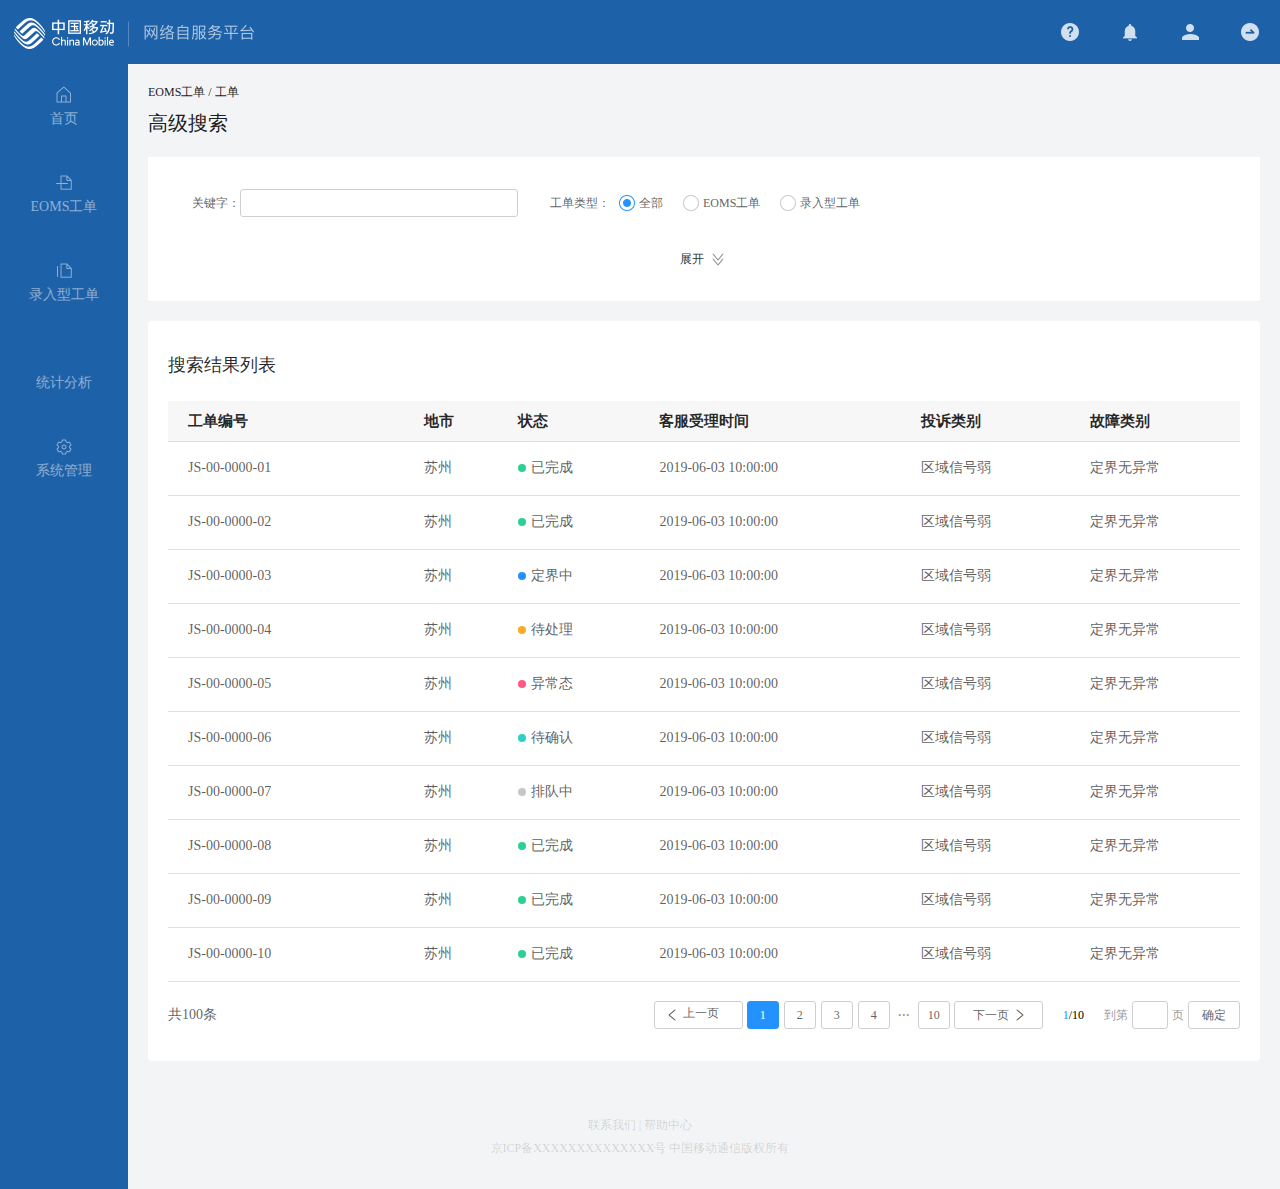
<file: high_search.html>
<!DOCTYPE html>
<html lang="en">

<head>
    <meta charset="utf-8">
    <title></title>
    <link rel="stylesheet" type="text/css" href="./static/css/comm.css">
    <link rel="stylesheet" type="text/css" href="./static/css/total.css">
    <script type="text/javascript" src="./static/js/jquery.min.js"></script>
    <script type="text/javascript" src="./static/js/show.js"></script>
    <script type="text/javascript" src="./static/js/comm.js"></script>
</head>
<body>
    <!--start 头部-->
    <div class="top">
        <div class="title"><img src="./static/images/logo.png" alt=""></div>
		<ul>
            <li onclick="window.location.href='helpCenter.html'">
                <i class="help"></i>
                <p>帮助中心</p>
            </li>
            <li onclick="window.location.href='messageCenter.html'">
                <i class="message"></i>
                <span class="icon"><b>4</b></span>
                <p>消息中心</p>
            </li>
            <li onclick="window.location.href='personalCenter.html'">
                <i class="user"></i>
                <p>个人中心</p>
            </li>
            <li onclick="window.location.href='login.html'">
                <i class="icon_close"></i>
                <p>登出</p>
            </li>
		</ul>
    </div>
    <!--end 头部-->
    <div class="content">
        <!--start 测导航-->
        <div class="nav">
            <p>我的导航</p>
            <ul>
                <li onclick="window.location.href = 'index.html'">
                    <i class="nav_home"></i>
                    <span>首页</span>
                </li>
                <li onclick="window.location.href = 'import-idx.html';">
                    <i class="nav_import"></i>
                    <span>EOMS工单</span>
                </li>
                <li onclick="window.location.href = 'enter-idx.html';">
                    <i class="nav_input"></i>
                    <span>录入型工单</span>
                </li>
                <li onclick="window.location.href = 'analysis.html'">
                    <i class="nav_./static"></i>
                    <span>统计分析</span>
                </li>
                <li onclick="window.location.href = 'params.html'">
                    <i class="nav_manage"></i>
                    <span>系统管理</span>
                </li>
            </ul>
        </div>
        <!--end 测导航-->
        <div class="siled">
			<div class="path">EOMS工单 / 工单</div>
			<div class="subtitle">
				<span>高级搜索</span>
			</div>
			<div class="h_search">
				<div  class="title">
					<div>
						<strong>关键字：</strong>
						<p><input type="text"></p>
					</div>
					<div class="radio">
						<strong>工单类型：</strong>
						<span class="active">全部</span>
						<span>EOMS工单</span>
						<span>录入型工单</span>
					</div>
				</div>
				<div class="cont" style="display:none">
					<div class="e_int">
						<strong>投诉省市：</strong>
						<div class="province choice">
							<p></p>
							<ul class="scrollbar mapbar"></ul>
						</div>
						<b>省</b>
						<div class="city choice">
							<p></p>
							<ul class="scrollbar mapbar"></ul>
						</div>
						<b>市</b>
					</div>
					<div class="checkbox">
						<strong>任务状态：</strong>
						<span>草稿</span>
						<span>待处理</span>
						<span>待确认</span>
						<span>异常态</span>
						<span>排队中</span>
						<span>定界中</span>
						<span>待核验</span>
						<span>已核验</span>
					</div>
					<div class="e_int">
						<strong>投诉时间：</strong>
						<div class="complaint">
							<input id="time1" readonly type="text" placeholder='请选择起止时间'>
						</div>
					</div>
					<div class="e_int">
						<strong>受理时间：</strong>
						<div class="accept">
							<input id="time2" readonly type="text" placeholder='请选择起止时间'>
						</div>
					</div>
					<div class="checkbox">
						<strong>故障类别：</strong>
						<span>用户签约数据问题</span>
						<span>用户终端业务问题</span>
						<span>无用户数据</span>
						<span>核心网问题</span>
						<span>业务SP问题</span>
						<span>终端问题</span>
						<span>无线问题</span>
						<span>定界无异常</span>
					</div>
					<div class="e_int">
						<strong>异常类型：</strong>
						<div class="a_type choice">
							<p></p>
							<ul></ul>
						</div>
						<strong>异常原因：</strong>
						<div class="a_reason choice">
							<p>-请先选择异常类型-</p>
							<ul></ul>
						</div>
					</div>
					<div class="checkbox">
						<strong>投诉类别：</strong>
                        <div>
    						<span>有信号无法在线游戏</span>
    						<span>有信号全部网站、游戏、视频、APP等软件上网慢、卡顿</span>
    						<span>上网时出现断线</span>
    						<span>区域信号弱</span>
    						<span>有信号不能上网</span>
                            <span>无4G信号或者信号弱</span>
                            <span>区域无信号</span>
                            <span>有信号视频观看慢、卡</span>
                            <span>有信号在线聊天慢</span>
                            <span>网速慢</span>
                            <span>有信号无法在线聊天</span>
                            <span>区域信号不好</span>
                            <span>有信号在线游戏卡顿</span>
                            <span>有信号网页浏览慢</span>
                            <span>出现全部网站、游戏、视频、APP等软件断线</span>
                            <span>有信号无法观看视频</span>
                            <span>有信号下载速率慢</span>
                            <span>网速慢或网页无法打开</span>
                            <span>有信号无法下载</span>
                            <span>有信号无法浏览网页</span>
                        </div>
					</div>
					<div class="checkbox">
						<strong>业务类别：</strong>
						<span>游览</span>
						<span>下载</span>
						<span>游戏</span>
						<span>即时通信</span>
						<span>视频</span>
					</div>
					<div class="button">
						<button>搜索</button>
						<button>重置</button>
					</div>
				</div>
				<div class="h_sd">
					<span class="">展开</span>
				</div>
			</div>
			<div class="lately">
				<div class="exact">
					<span>搜索结果列表</span>
				</div>
				<div class="table">
					<table border=0 cellspacing=0 cellpadding=0>
						<thead>
							<tr>
								<th>工单编号</th>
	                            <th>地市</th>
								<th>状态</th>
								<th>客服受理时间</th>
								<th>投诉类别</th>
								<th>故障类别</th>
							</tr>
						</thead>
						<tbody>
                            <tr>
                                <td>JS-00-0000-01</td>
                                <td>苏州</td>
                                <td><i class="wanc"></i>已完成</td>
                                <td>2019-06-03 10:00:00</td>
                                <td>区域信号弱</td>
                                <td>定界无异常</td>
                            </tr>
                            <tr>
                                <td>JS-00-0000-02</td>
                                <td>苏州</td>
                                <td><i class="wanc"></i>已完成</td>
                                <td>2019-06-03 10:00:00</td>
                                <td>区域信号弱</td>
                                <td>定界无异常</td>
                            </tr>
                            <tr>
                                <td>JS-00-0000-03</td>
                                <td>苏州</td>
                                <td><i class="dingj"></i>定界中</td>
                                <td>2019-06-03 10:00:00</td>
                                <td>区域信号弱</td>
                                <td>定界无异常</td>
                            </tr>
                            <tr>
                                <td>JS-00-0000-04</td>
                                <td>苏州</td>
                                <td><i class="chul"></i>待处理</td>
                                <td>2019-06-03 10:00:00</td>
                                <td>区域信号弱</td>
                                <td>定界无异常</td>
                            </tr>
                            <tr>
                                <td>JS-00-0000-05</td>
                                <td>苏州</td>
                                <td><i class="yic"></i>异常态</td>
                                <td>2019-06-03 10:00:00</td>
                                <td>区域信号弱</td>
                                <td>定界无异常</td>
                            </tr>
                            <tr>
                                <td>JS-00-0000-06</td>
                                <td>苏州</td>
                                <td><i class="quer"></i>待确认</td>
                                <td>2019-06-03 10:00:00</td>
                                <td>区域信号弱</td>
                                <td>定界无异常</td>
                            </tr>
                            <tr>
                                <td>JS-00-0000-07</td>
                                <td>苏州</td>
                                <td><i class="paid"></i>排队中</td>
                                <td>2019-06-03 10:00:00</td>
                                <td>区域信号弱</td>
                                <td>定界无异常</td>
                            </tr>
                            <tr>
                                <td>JS-00-0000-08</td>
                                <td>苏州</td>
                                <td><i class="wanc"></i>已完成</td>
                                <td>2019-06-03 10:00:00</td>
                                <td>区域信号弱</td>
                                <td>定界无异常</td>
                            </tr>
                            <tr>
                                <td>JS-00-0000-09</td>
                                <td>苏州</td>
                                <td><i class="wanc"></i>已完成</td>
                                <td>2019-06-03 10:00:00</td>
                                <td>区域信号弱</td>
                                <td>定界无异常</td>
                            </tr>
                            <tr>
                                <td>JS-00-0000-10</td>
                                <td>苏州</td>
                                <td><i class="wanc"></i>已完成</td>
                                <td>2019-06-03 10:00:00</td>
                                <td>区域信号弱</td>
                                <td>定界无异常</td>
                            </tr>                  
                        </tbody>
					</table>
				</div>
				<div class="page">
					<span>共100条</span>
					<div class="number">
						<p class="pre">上一页</p>
						<p class="p_number">
							<span class="active">1</span>
							<span>2</span>
							<span>3</span>
							<span>4</span>
							<i>···</i>
							<span>10</span>
						</p>
						<p class="next">下一页</p>
						<p class="p_now">
							<i>1</i>/10
						</p>
						<p class="p_input">
							<span>到第</span>
							<input type="text">
							<span>页</span>
						</p>
						<p class="jump">确定</p>
					</div>
				</div>
				<div class="empty">
					<img src="./static/images/h_empty.png" alt="">
					<p>暂无搜索结果，换个条件试试吧～</p>
				</div>
			</div>
        </div>
        <div class="footer">
            <div>
                <p>联系我们 | 帮助中心</p>
                <p>京ICP备XXXXXXXXXXXXXX号 中国移动通信版权所有</p>
            </div>
        </div>
    </div>
    <script type="text/javascript" src="./static/js/laydate.js"></script>
    <script type="text/javascript" src="./static/js/city.js"></script>
    <script type="text/javascript" src="./static/js/abnormal.js"></script>
    <script type="text/javascript">
        $(function() {
            selectImitate(); //模拟下拉选择框
            radioImitate(); //模拟单选框
            //日期时间范围
            laydate.render({
              elem: '#time1'
              ,type: 'datetime'
              ,range: true
            }); 
            laydate.render({
              elem: '#time2'
              ,type: 'datetime'
              ,range: true
            }); 
            window.totalPage = 10;
            var searchDate,f_type;  // 全局变量总页数、搜索请求变量
            var high_type = localStorage.getItem('high_type'); //初始化工单类型
            var high_value = localStorage.getItem('high_value'); //初始化关键字
            if(high_type == '录入型工单'){  //初始化any_search接口参数
                f_type = 0
            }else{
                f_type = 1
            };
            $('.h_search .title span').each(function(){
                if($(this).text() == high_type){
                    $(this).addClass('active').siblings().removeClass();
                    if($(this).text() == 'EOMS工单'){
                        $('.cont .checkbox').eq(0).find('span').eq(0).hide();
                    }else{
                        $('.cont .checkbox').eq(0).find('span').eq(0).show();
                    }
                }
            });
            var Jurisdiction //= {{permission}};  //权限是否显示城市搜过功能
            if (Jurisdiction == 0) {
                $('.cont > div').eq(0).hide();
            }else{
                var province = $('.province');
                var city = $('.city');
                province.find('ul li').remove();
                for (var item in cityStr) { 
                    var oLi = document.createElement('li');
                    oLi.innerHTML = cityStr[item].name;
                    if(cityStr[item].name == '江苏'){
                        oLi.className = 'active'
                    };
                    province.find('ul').append(oLi);
                }
                province.find('p').text('江苏');
                cityOption('0', city, $('.province li.active').index());//二级城市联动
                province.find('p').bind('change',function(){
                    var index = $('.province li.active').index()
                    if(index == -1){
                        city.find('ul li').remove();
                        city.find('p').text('-请选择-');
                        return false
                    }
                    var cityArea = '';
                    if (cityStr[index].city.length <= 1) {
                        cityOption('1', city, index)
                    } else {
                        cityOption('0', city, index)
                    }
                });
            };
            //初始化初始化异常类型异常原因
            var a_type = $('.a_type');
            var a_reason = $('.a_reason');
            a_type.find('ul li').remove();
            a_type.find('p').text('-请选择-')
            a_reason.find('ul li').remove();
            a_reason.find('p').text('-请先选择异常类型-');
            for(var i=0;i<yicSearch.length;i++){
                var oLi = document.createElement('li');
                oLi.innerHTML = yicSearch[i].type;
                a_type.find('ul').append(oLi)
            };
            a_type.find('p').bind('change',function(){
                a_reason.find('ul li').remove();
                a_reason.find('p').text('-请选择-');
                var index = a_type.find('li.active').index();
                if(index == -1){
                    a_reason.find('ul li').remove();
                    a_reason.find('p').text('-请选择-');
                    return false;
                };
                for(var i=0;i<yicSearch[index].rease.length;i++){
                    var oLi = document.createElement('li');
                    oLi.innerHTML = yicSearch[index].rease[i];
                    a_reason.find('ul').append(oLi)
                }
                a_reason.find('p').text('-请选择-');
            });
            //搜索项展开收起
            $('.h_sd span').on('click',function(){
                var elem = $('.h_search .cont');
                if(elem.css('display') == 'none'){
                    elem.show();
                    $(this).text('收起');
                    $(this).addClass('show').removeClass('hide')
                }else{
                    elem.hide();
                    $(this).text('展开');
                    $(this).addClass('hide').removeClass('show')
                }
            });
            //重置
            $('.h_search .button button').eq(1).on('click', function() {
                //关键字-工单类型
                $('.h_search .title input').val('');
                $('.h_search .title .radio span').eq(0).addClass('active').siblings().removeClass();
                //投诉省市
                if (Jurisdiction != 0) {
                    $('.h_search .province p').text('江苏');
                    $('.h_search .province ul li').each(function(){
                        if($(this).text() == '江苏'){
                            $(this).addClass('active').siblings().removeClass();
                        }
                    });
                    cityOption('0', city, $('.h_search .province li.active').index());
                }
                //任务状态-故障类别-投诉类别-业务类别
                $('.h_search .checkbox').each(function(){
                    $(this).find('span.active').removeClass();
                })
                //投诉时间
                $('.h_search .complaint input').val('');
                //受理时间
                $('.h_search .accept input').val('');
                //异常类型-异常原因
                $('.a_type p').text('-请选择-');
                $('.a_type li.active').removeClass();
                $('.a_reason p').text('-请先选择异常类型-');
                $('.a_reason ul').html('');
            })
            //page
            var pre = $('.page .pre');
            var next = $('.page .next');
            var jump = $('.page .jump');
            $('.page .p_input input').on('input',function(){
                var txt = $(this).val();
                if(txt < 1 && totalPage >=1){
                    $(this).val('1')
                }else if(txt < 1 && totalPage == 0){
                    $(this).val('0')
                };
                if(txt > totalPage){
                    $(this).val(totalPage)
                }
            });
            localStorage.setItem('highSearchDatePage','1');
            pre.on('click',function(){
                var prePage,f_type;
                var thisPge = Number($('.page .p_now i').text());
                if(thisPge - 1 < 1){
                    return false
                }
                if(thisPge <=1 ){
                    return false;
                }else{
                    prePage = thisPge-1;
                    pageShow(prePage)
                }
            })
            next.on('click',function(){
                var prePage,f_type;
                var thisPge = Number($('.page .p_now i').text());
                if(thisPge + 1 > totalPage){
                    return false
                }
                if(thisPge >= totalPage ){
                    return false;
                }else{
                    prePage = thisPge+1;
                    pageShow(prePage)
                };
            })
            jump.on('click',function(){
                var prePage,jumpTxt;
                var thisPge = Number($('.page .p_now i').text());
                jumpTxt = $('.page .p_input input').val();
                if(jumpTxt = '' || jumpTxt == thisPge){
                    return false;
                };
                prePage = jumpTxt;
                pageShow(prePage);
            })
        })
    </script>
</body>

</html>
</file>
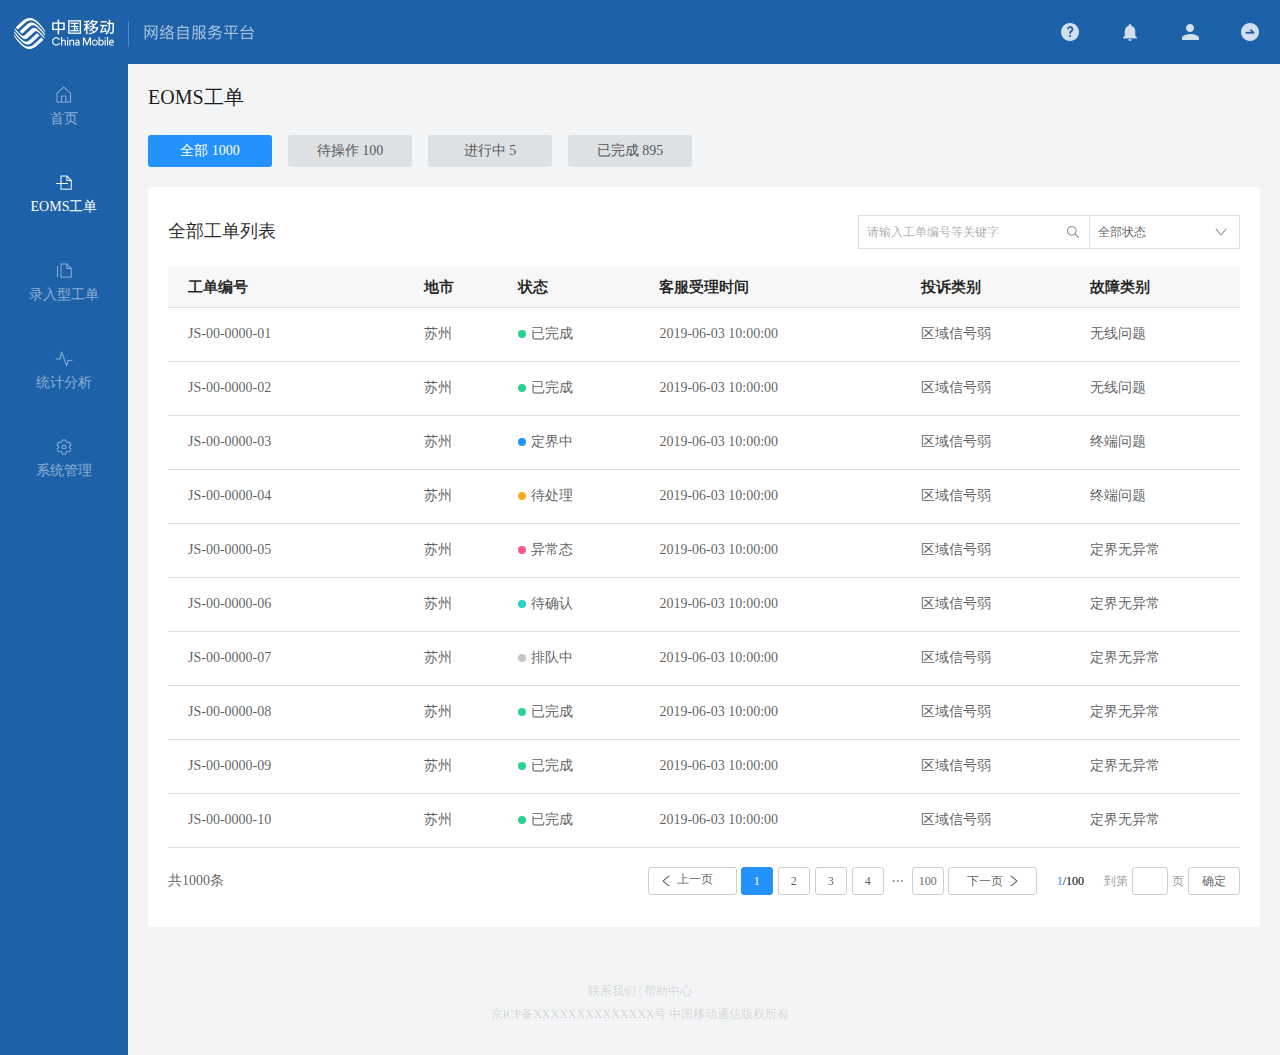
<file: import-idx.html>
<!DOCTYPE html>
<html>
<head>
	<meta charset="utf-8">
	<title></title>
	<link rel="stylesheet" type="text/css" href="./static/css/comm.css">
	<link rel="stylesheet" type="text/css" href="./static/css/total.css">
	<script type="text/javascript" src="./static/js/jquery.min.js"></script>
	<script type="text/javascript" src="./static/js/show.js"></script>
    <script type="text/javascript" src="./static/js/comm.js"></script>
</head>
<body>
    <!--start 头部-->
	<div class="top">
		<div class="title"><img src="./static/images/logo.png" alt=""></div>
		<ul>
            <li onclick="window.location.href='helpCenter.html'">
                <i class="help"></i>
                <p>帮助中心</p>
            </li>
            <li onclick="window.location.href='messageCenter.html'">
                <i class="message"></i>
                <span class="icon"><b>4</b></span>
                <p>消息中心</p>
            </li>
            <li onclick="window.location.href='personalCenter.html'">
                <i class="user"></i>
                <p>个人中心</p>
            </li>
            <li onclick="window.location.href='login.html'">
                <i class="icon_close"></i>
                <p>登出</p>
            </li>
		</ul>
	</div>
    <!--end 头部-->
	<div class="content">
        <!--start 测导航-->
		<div class="nav">
			<p>我的导航</p>
			<ul>
				<li onclick="window.location.href = 'index.html'">
					<i class="nav_home"></i>
					<span>首页</span>
				</li>
				<li class="active">
					<i class="nav_import"></i>
					<span>EOMS工单</span>
				</li>
                <li onclick="window.location.href = 'enter-idx.html'">
                    <i class="nav_input"></i>
                    <span>录入型工单</span>
                </li>
				<li onclick="window.location.href = 'analysis.html'">
					<i class="nav_static"></i>
					<span>统计分析</span>
				</li>
				<li onclick="window.location.href = 'params.html';">
					<i class="nav_manage"></i>
					<span>系统管理</span>
				</li>
			</ul>
		</div>
        <!--end 测导航-->
		<div class="siled">
			<div class="title">EOMS工单</div>
			<div class="type" id="type">
				<span class="active">全部 1000</span>
				<span>待操作 100</span>
				<span>进行中 5</span>
				<span>已完成 895</span>
			</div>
			<div class="lately">
				<div class="exact">
					<span>全部工单列表</span>
					<div class="search">
						<p class="high">
							<input type="text" placeholder='请输入工单编号等关键字'>
							<i></i>
						</p>
						<div class="choice">
							<p>全部状态</p>
							<ul style="">
								<li>
									<i class="dingj"></i>
									定界中
								</li>
								<li>
									<i class="hey"></i>
									已完成
								</li>
								<li>
									<i class="chul"></i>
									待处理
								</li>
								<li>
									<i class="yic"></i>
									异常态
								</li>
								<li>
									<i class="quer"></i>
									待确认
								</li>
								<li>
									<i class="paid"></i>
									排队中
								</li>
							</ul>
						</div>
					</div>
				</div>
				<div class="table">
					<table border=0 cellspacing=0 cellpadding=0>
						<thead>
							<tr>
								<th>工单编号</th>
	                            <th>地市</th>
								<th>状态</th>
								<th>客服受理时间</th>
								<th>投诉类别</th>
								<th>故障类别</th>
							</tr>
						</thead>
						<tbody>
                            <tr>
                                <td>JS-00-0000-01</td>
                                <td>苏州</td>
                                <td><i class="wanc"></i>已完成</td>
                                <td>2019-06-03 10:00:00</td>
                                <td>区域信号弱</td>
                                <td>无线问题</td>
                            </tr>
                            <tr>
                                <td>JS-00-0000-02</td>
                                <td>苏州</td>
                                <td><i class="wanc"></i>已完成</td>
                                <td>2019-06-03 10:00:00</td>
                                <td>区域信号弱</td>
                                <td>无线问题</td>
                            </tr>
                            <tr>
                                <td>JS-00-0000-03</td>
                                <td>苏州</td>
                                <td><i class="dingj"></i>定界中</td>
                                <td>2019-06-03 10:00:00</td>
                                <td>区域信号弱</td>
                                <td>终端问题</td>
                            </tr>
                            <tr>
                                <td>JS-00-0000-04</td>
                                <td>苏州</td>
                                <td><i class="chul"></i>待处理</td>
                                <td>2019-06-03 10:00:00</td>
                                <td>区域信号弱</td>
                                <td>终端问题</td>
                            </tr>
                            <tr>
                                <td>JS-00-0000-05</td>
                                <td>苏州</td>
                                <td><i class="yic"></i>异常态</td>
                                <td>2019-06-03 10:00:00</td>
                                <td>区域信号弱</td>
                                <td>定界无异常</td>
                            </tr>
                            <tr>
                                <td>JS-00-0000-06</td>
                                <td>苏州</td>
                                <td><i class="quer"></i>待确认</td>
                                <td>2019-06-03 10:00:00</td>
                                <td>区域信号弱</td>
                                <td>定界无异常</td>
                            </tr>
                            <tr>
                                <td>JS-00-0000-07</td>
                                <td>苏州</td>
                                <td><i class="paid"></i>排队中</td>
                                <td>2019-06-03 10:00:00</td>
                                <td>区域信号弱</td>
                                <td>定界无异常</td>
                            </tr>
                            <tr>
                                <td>JS-00-0000-08</td>
                                <td>苏州</td>
                                <td><i class="wanc"></i>已完成</td>
                                <td>2019-06-03 10:00:00</td>
                                <td>区域信号弱</td>
                                <td>定界无异常</td>
                            </tr>
                            <tr>
                                <td>JS-00-0000-09</td>
                                <td>苏州</td>
                                <td><i class="wanc"></i>已完成</td>
                                <td>2019-06-03 10:00:00</td>
                                <td>区域信号弱</td>
                                <td>定界无异常</td>
                            </tr>
                            <tr>
                                <td>JS-00-0000-10</td>
                                <td>苏州</td>
                                <td><i class="wanc"></i>已完成</td>
                                <td>2019-06-03 10:00:00</td>
                                <td>区域信号弱</td>
                                <td>定界无异常</td>
                            </tr>
						</tbody>
					</table>
				</div>
				<div class="page">
					<span>共1000条</span>
					<div class="number">
						<p class="pre">上一页</p>
						<p class="p_number">
							<span class="active">1</span>
							<span>2</span>
							<span>3</span>
							<span>4</span>
							<i>···</i>
							<span>100</span>
						</p>
						<p class="next">下一页</p>
						<p class="p_now">
							<i>1</i>/100
						</p>
						<p class="p_input">
							<span>到第</span>
							<input type="text">
							<span>页</span>
						</p>
						<p class="jump">确定</p>
					</div>
				</div>
			</div>
		</div>
        <div class="footer">
            <div>
                <p>联系我们 | 帮助中心</p>
                <p>京ICP备XXXXXXXXXXXXXX号 中国移动通信版权所有</p>
            </div>
        </div>
	</div>
	<script type="text/javascript">
		$(function(){
			
            lately(document.querySelector('.lately').querySelector('tbody'));
			selectImitate(); //模拟下拉选择框
			window.totalPage = 100; //全局变量记录 工单列表总页数
			var highI = $('.search .high i');
			var highInput = $('.search .high input');
			var exact = $('.exact .choice');
			
			//大类查找
			var liList = $('.type span');
			$('.type span').on('click',function(){
				$(this).addClass('active').siblings().removeClass();
				exact.find('p').text('全部状态');
				exact.find('li.active').removeClass();
				highInput.val('');
			})
			//监听下拉框值的变化-状态查找
			$('.choice p').bind('change',function(){
				console.log($(this).text());
				highInput.val('');
				$('.type span.active').removeClass();
			})
			//输入框搜索
			highI.on('click',function(){
				var value = highInput.val();
				localStorage.setItem('high_value',value);
				localStorage.setItem('high_type','EOMS工单');
                localStorage.removeItem('highSearchDate');
                window.open('high_search.html');
			})
			highInput.on('keydown',function(event){
				if(event.keyCode == "13"){
					var value = highInput.val();
					localStorage.setItem('high_value',value);
					localStorage.setItem('high_type','EOMS工单');
                	localStorage.removeItem('highSearchDate');
                	window.open('high_search.html');
				}
			})

			//page
			var pre = $('.page .pre');
			var next = $('.page .next');
			var jump = $('.page .jump');
			$('.page .p_input input').on('input',function(){
				var txt = $(this).val();
				if(txt < 1 && totalPage >=1){
					$(this).val('1')
				}else if(txt < 1 && totalPage == 0){
					$(this).val('0')
				};
				if(txt > totalPage){
					$(this).val(totalPage)
				}
			});
			localStorage.setItem('workListPage','1');
			pre.on('click',function(){
				var list,date,prePage;
				var thisPge = Number($('.page .p_now i').text());
				if(thisPge - 1 < 1){
					return false
				}
				if(thisPge <=1 ){
					return false;
				}else{
					prePage = thisPge-1;
					pageShow(prePage)
				}
			})
			next.on('click',function(){
				var list,date,prePage;
				var thisPge = Number($('.page .p_now i').text());
				if(thisPge + 1 > totalPage){
					return false
				}
				if(thisPge >= totalPage ){
					return false;
				}else{
					prePage = thisPge+1;
					pageShow(prePage)
				};
			})
			jump.on('click',function(){
				var list,date,prePage,jumpTxt;
				var thisPge = Number($('.page .p_now i').text());
				jumpTxt = $('.page .p_input input').val();
				if(jumpTxt == '' || jumpTxt == thisPge){
					return false;
				};
				prePage = jumpTxt;
				pageShow(prePage)
			})
		})
			
	</script>
</body>
</html>
</file>
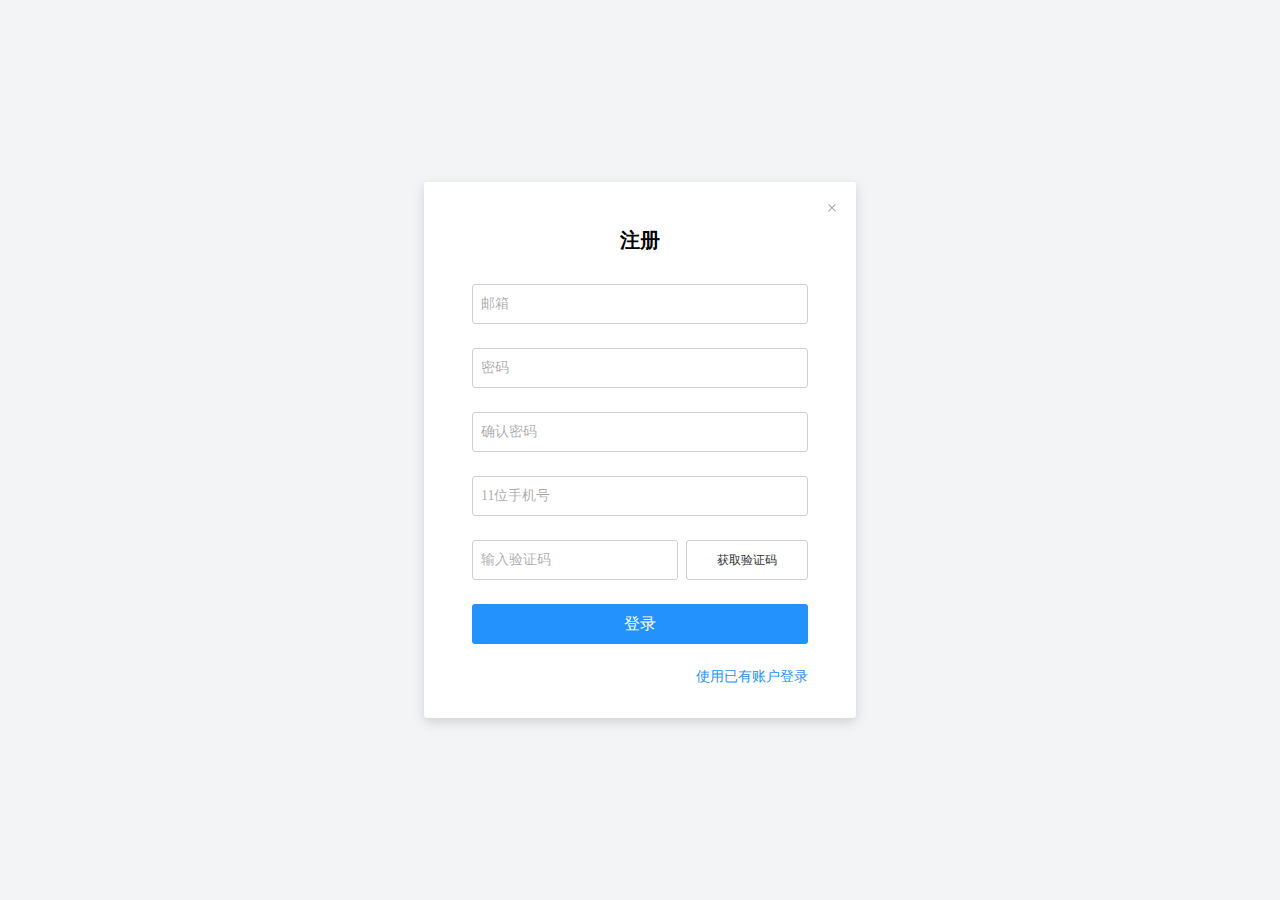
<file: login-pop.html>
<!DOCTYPE html>
<html lang="en">
<head>
	<meta charset="UTF-8">
	<title>登录</title>
	<link rel="stylesheet" type="text/css" href="./static/css/comm.css">
	<link rel="stylesheet" type="text/css" href="./static/css/login.css">
	<style type="text/css">
		.l_content{
			position: absolute;
			top: 50%;
			left: 50%;
			-webkit-transform: translate(-50%,-50%);
			-ms-transform: translate(-50%,-50%);
			-o-transform: translate(-50%,-50%);
			transform: translate(-50%,-50%);
			z-index: 999;
			width: 432px;
			height: auto;
			border-radius: 3px;
			padding: 46px 0 32px;
			background-color: #fff;
			box-shadow:0px 4px 12px 0px rgba(0,0,0,0.15);
		}
		.l_content .login{
			margin: 0 auto;
		}
		.l_content .title{
			font-size:20px;
			font-family:PingFangSC-Medium;
			font-weight:500;
			color:rgba(51,51,51,1);
			line-height:24px;
		}
		.l_content .close{
			position: absolute;
			width: 11px;
			height: 11px;
			top: 20px;
			right: 19px;
			cursor: pointer;
			background-image: url(./static/images/message_close.png);
			background-repeat: no-repeat;
			background-size: 100%;
		}
		.register .title{
			margin-bottom: 32px;
		}
		.login .title strong,.register .title strong{
			font-size: 20px;
			color: #000
		}
		.pop{
			display: none;
			position: absolute;
			top: 0;
			left: 0;
			width: 100%;
			height: 100%;
			background-color: rgba(0,0,0,.45);
			z-index: 10;
		}
		.footer{
			position: absolute;
			left: 0;
			bottom: 0;
		}
	</style>
</head>
<body>
<div class="l_content">
	<div class="login" style="display:none">
		<div class="title">登录</div>
		<div class="tab">
			<span class='active'>账户密码登录</span>
			<span>手机号登录</span>
		</div>
		<form action="cs.txt" method="post" target='ifr' style='display: none;'>
			<p class="user">
				<!--<label for="">账户</label>-->	
				<input name="user_name" type="text" placeholder='账户'>
			</p>
			<p class="password">
				<input name="password" type="password" placeholder='密码'>	
			</p>
			<input class="button" type="submit" name="submit" value="登陆" onclick="return check(this.form)">
			<div>
				<a href="#">注册账户</a>
				<a href="#">忘记密码</a>
			</div>
		</form>
		<div class="phone">
			<p class="phone">
				<input name="user_name" type="text" placeholder='手机'>
			</p>
			<div>
				<p class="code"><input name="user_name" type="text" placeholder='验证码'></p>
				<span class=''>获取验证码</span>
			</div>
			<button>登录</button>
			<div>
				<a href="#">注册账户</a>
				<a href="#">忘记密码</a>
			</div>
		</div>
		<iframe name='ifr' id="ifr" style='display: none;'></iframe>	
	</div>
	<div class="register">
		<div class="title"><strong>注册</strong></div>
		<div class="input">
		<p class="">
			<input type="text" placeholder="邮箱">
		</p>
		<p class="">
			<input type="password" placeholder="密码">
		</p>
		<p class="">
			<input type="password" placeholder="确认密码">
		</p>
		<p class="">
			<input type="text" placeholder="11位手机号">
		</p>
		<p class="">
			<input type="text" placeholder="输入验证码">
			<span class=''>获取验证码</span>
		</p>
		</div>
		<button>登录</button>
		<div><a href="#">使用已有账户登录</a></div>
	</div>
	<div class="close"></div>
</div>
	<div class="pop"></div>
	<!--<script type="text/javascript" src="/static/js/jquery.min.js"></script>-->
	<script type="text/javascript">
		/*$(function(){
			$('button').click(function(){
				$('.pop').show();
				var un = $('input').eq(0).val();
				var pd = $('input').eq(1).val();
				$.ajax({
					type:'post',
					url:,
					data:{
						user_name:un,
						password:pd
					},
					dataType:'json',
					success:function(respone){
						if(respone.result == 'Success'){
							window.location.href = '/dash/index/'
						}else{
							$('.pop').hide();
							alert(respone.error_msg);
						}
					},
					error:function(){}
				})
			})
				
		})*/
        localStorage.clear();
		var iframe=document.getElementById("ifr");
	    iframe.onload= function () {
	        /*var bodycontent=iframe.contentDocument.body.innerHTML;
	        console.log(bodycontent);
	        //处理获取到的内容；
	        if(bodycontent.indexOf('html') != -1 && bodycontent.indexOf('body') != -1){
	        	window.location.href = '/dash/index/'
	        }else{
	        	alert(bodycontent)
	        }*/
	        var bodycontent=iframe.contentDocument.body.innerHTML;
            console.log(iframe.contentWindow.document.querySelector('.nav'))
            //处理获取到的内容；
            if(iframe.contentWindow.document.querySelector('.nav')){
               var mark = iframe.contentWindow.document.querySelector('.nav').querySelectorAll('li');
                    var txt = mark[1].querySelector('span').innerHTML;
                    var url = window.location.href;
                    if(/*txt == 'EMOS工单' && */url.indexOf('emos') != -1){
                        localStorage.setItem('EmosEnterMark','0')
                    }else if(/*txt == '录入型工单' && */url.indexOf('enter') != -1){
                        localStorage.setItem('EmosEnterMark','1')
                    }
                    window.location.href = '/dash/index/'

            }else{
                alert(bodycontent)
            }
	    }
		function check(form) {
            if(form.user_name.value=='') {
                alert("请输入用户帐号!");
                form.user_name.focus();
                return false;
            }
            if(form.password.value==''){
                alert("请输入登录密码!");
                form.password.focus();
                return false;
            }
            return true;
        }
	</script>
</body>
</html>
</file>
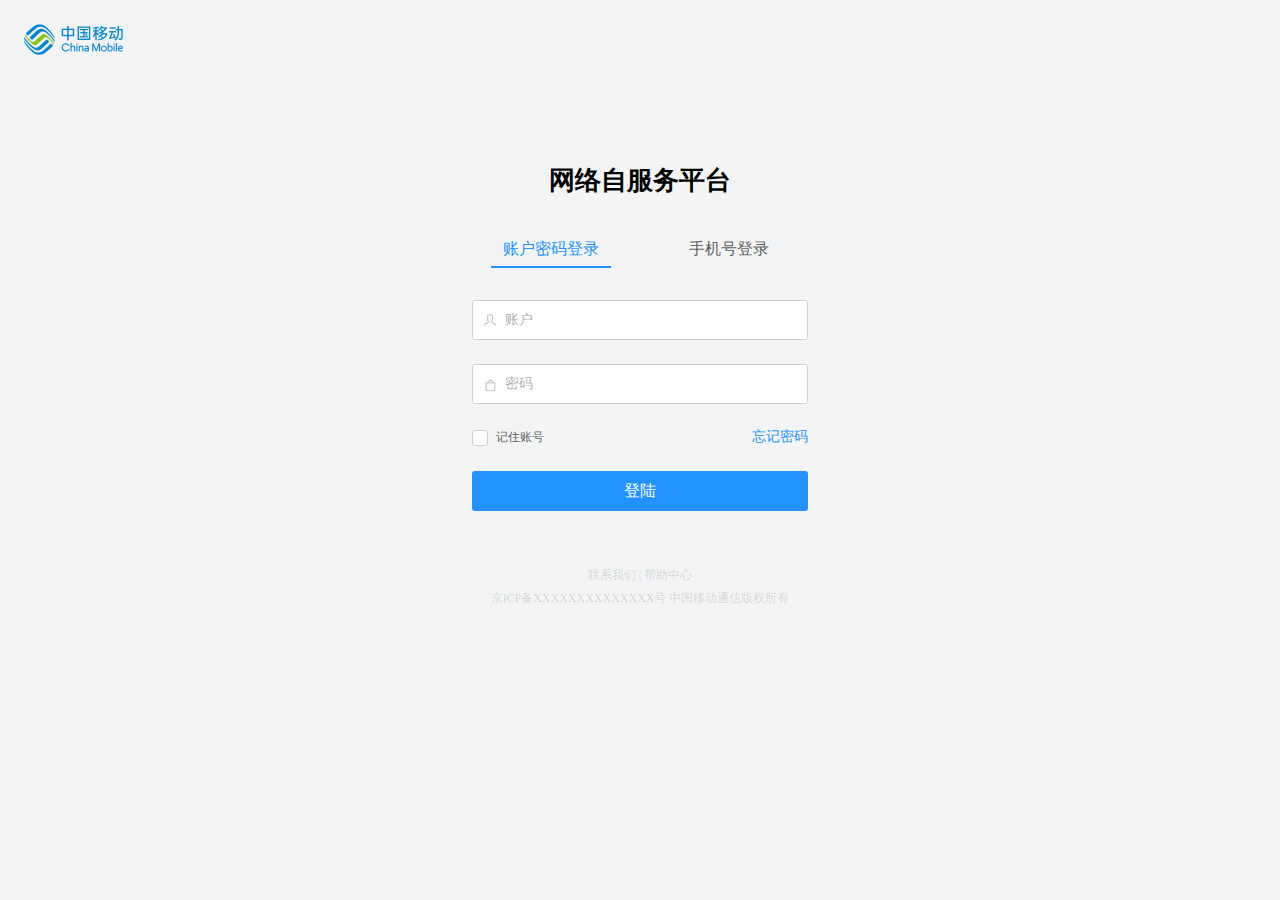
<file: login.html>
<!DOCTYPE html>
<html lang="en">
<head>
	<meta charset="UTF-8">
	<title>登录</title>
	<link rel="stylesheet" type="text/css" href="./static/css/comm.css">
	<link rel="stylesheet" type="text/css" href="./static/css/login.css">
    <script type="text/javascript" src="./static/js/jquery.min.js"></script>
	<style type="text/css">
		.pop{
			display: none;
			position: absolute;
			top: 0;
			left: 0;
			width: 100%;
			height: 100%;
			z-index: 10;
		}
		.l_content{
			min-height: 100%;
		}
	</style>
</head>
<body>
<div class="l_content">
	<div class="logo"><img src="./static/images/login_logo.png" alt=""></div>
	<div class="login">
		<div class="title">
			<strong>网络自服务平台</strong>
		</div>
		<div class="tab">
			<span class='active'>账户密码登录</span>
			<span>手机号登录</span>
		</div>
		<form class="form" autocomplete="off" action="/dash/login_check/" method="post" target='ifr'>
			<p class="user">
				<!--<label for="">账户</label>-->	
				<input name="user_name" type="text" placeholder='账户'>
			</p>
			<p class="password">
				<input name="password" type="password" placeholder='密码'>	
			</p>
			<div>
				<span>记住账号</span>
				<a href="#">忘记密码</a>
			</div>
			<input class="button" type="submit" name="submit" value="登陆" onclick="return check(this.form)">
			<iframe name='ifr' id="ifr" style='display: none;'></iframe>
		</form>
		<form class="phone" autocomplete="off" action="/dash/login_check/" method="post" target='ifr1' style="display:none">
			<p class="phone">
				<input name="PhoneNumber" type="text" placeholder='手机'>
			</p>
			<div>
				<p class="code"><input name="code" type="text" placeholder='验证码'></p>
				<span class='ing'>获取验证码</span>
			</div>
			<input class="button" type="submit" name="submit" value="登陆" onclick="return check(this.form)">
			<iframe name='ifr1' id="ifr1" style='display: none;'></iframe>
		</form>	
	</div>
    <div class="footer">
        <div>
            <p>联系我们 | 帮助中心</p>
            <p>京ICP备XXXXXXXXXXXXXX号 中国移动通信版权所有</p>
        </div>
    </div>
</div>
	<div class="pop"></div>
	<!--<script type="text/javascript" src="./static/js/jquery.min.js"></script>-->
	<script type="text/javascript">
		$(function(){
			//初始化是否记住账号
			var r_phone = localStorage.getItem('user_name');
			if(Boolean(r_phone)){
				$('.form span').addClass('active');
				$('.form input').eq(0).val(r_phone)
			};
			//是都记住密码
			$('.form span').on('click',function(){
				var cs = $(this).get(0).className;
				if(cs == 'active'){
					$(this).removeClass()
				}else{
					$(this).addClass('active')
				}
			});
			//忘记密码
			$('.form a').on('click',function(){
				window.location.href = '/dash/reset_password/'
			})
			//账户手机登录切换
			$('.tab span').on('click',function(){
				var txt = $(this).text();
				$(this).addClass('active').siblings().removeClass();
				if(txt == '账户密码登录'){
					$('.form').show();
					$('.login > .phone').hide()
				}else{
					$('.form').hide();
					$('.login > .phone').show()
				}
			})
			//验证码
			$('.login > .phone span').on('click',function(){
				var txt = $(this).text();
				var myreg=/^[1][3,4,5,7,8][0-9]{9}$/;
				if(txt == '获取验证码'){
					var phone = $('.login > .phone input').eq(0).val();
					if(phone == ''){
						alert('手机号不能为空');
						return false
					}else{
						if (!myreg.test($poneInput.val())) {
							alert('手机号格式不正确');
			                return false;
			            }
					}
					$.ajax({
						type: 'post',
		                url: '/common/send_code/',
		                data: {
		                	phoneNumber:phone
		                },
		                dataType: 'json',
		                success:function(respone){
		                	var mark = respone.message;
		                	if(mark == 'ok'){
		                		$('.phone span').addClass('ing');
								$('.phone span').text('重新发送（60）');
								$('.phone span').css('pointer-events','none');
								phoneMark();
		                	}else{
		                		alert('信号忙，请稍后再试')
		                	}
		                },
		                error:function(){}
					})
								
				}
			})
		})
        localStorage.clear();
        //账号密码登录
		var iframe=document.getElementById("ifr");
	    iframe.onload= function () {
	        /*var bodycontent=iframe.contentDocument.body.innerHTML;
	        console.log(bodycontent);
	        //处理获取到的内容；
	        if(bodycontent.indexOf('html') != -1 && bodycontent.indexOf('body') != -1){
	        	window.location.href = '/dash/index/'
	        }else{
	        	alert(bodycontent)
	        }*/
	        var bodycontent=iframe.contentDocument.body.innerHTML;
            console.log(iframe.contentWindow.document.querySelector('.nav'))
            //处理获取到的内容；
            if(iframe.contentWindow.document.querySelector('.nav')){
               var mark = iframe.contentWindow.document.querySelector('.nav').querySelectorAll('li');
                    var txt = mark[1].querySelector('span').innerHTML;
                    var url = window.location.href;
                    if($('form span.active').length > 0){
						localStorage.setItem('user_name',$('form input').eq(0).val());
                    }else{
						localStorage.removeItem('user_name');
                    }
                    if(/*txt == 'EMOS工单' && */url.indexOf('emos') != -1){
                        localStorage.setItem('EmosEnterMark','0')
                    }else if(/*txt == '录入型工单' && */url.indexOf('enter') != -1){
                        localStorage.setItem('EmosEnterMark','1')
                    }
                    window.location.href = '/dash/index/'

            }else{
                //alert(bodycontent)
            }
	    }
	    //手机号登录
		var iframe1=document.getElementById("ifr1");
	    iframe1.onload= function () {
	        /*var bodycontent=iframe.contentDocument.body.innerHTML;
	        console.log(bodycontent);
	        //处理获取到的内容；
	        if(bodycontent.indexOf('html') != -1 && bodycontent.indexOf('body') != -1){
	        	window.location.href = '/dash/index/'
	        }else{
	        	alert(bodycontent)
	        }*/
	        var bodycontent1=iframe1.contentDocument.body.innerHTML;
            console.log(iframe1.contentWindow.document.querySelector('.nav'))
            //处理获取到的内容；
            if(iframe1.contentWindow.document.querySelector('.nav')){
               var mark1 = iframe1.contentWindow.document.querySelector('.nav').querySelectorAll('li');
                    var txt1 = mark1[1].querySelector('span').innerHTML;
                    var url1 = window.location.href;
                    if(/*txt == 'EMOS工单' && */url1.indexOf('emos') != -1){
                        localStorage.setItem('EmosEnterMark','0')
                    }else if(/*txt == '录入型工单' && */url1.indexOf('enter') != -1){
                        localStorage.setItem('EmosEnterMark','1')
                    }
                    window.location.href = '/dash/index/'

            }else{
                //alert(bodycontent)
            }
	    }

		function check(form) {
            if(form.user_name && form.user_name.value=='') {
                alert("请输入用户帐号!");
                form.user_name.focus();
                return false;
            }
            if(form.password && form.password.value==''){
                alert("请输入登录密码!");
                form.password.focus();
                return false;
            }
            if(form.PhoneNumber && form.PhoneNumber.value=='') {
                alert("请输入手机号!");
                //form.PhoneNumber.focus();
                $(form.PhoneNumber).parent().addClass('error')
                return false;
            }
            if(form.code && form.code.value=='') {
                alert("请输入验证码!");
                form.code.focus();
                return false;
            }
            window.location.href = 'index.html'
            return true;
        }
        function phoneMark(){
        	setTimeout(function(){
				var num = $('.phone span').text().replace(/[^0-9]/ig,"");
				if((Number(num)-1) == 0){
            		$('.phone span').removeClass();
					$('.phone span').removeAttr('style');
					$('.phone span').text('获取验证码');
				}else{
					$('.phone span').text('重新发送（'+(Number(num)-1)+'）');
					phoneMark();
				}
					
			},1000)
        }
	</script>
</body>
</html>
</file>
<file: static/css/comm.css>
﻿html,body,ul,ol,li,p,h1,h2,h3,h4,h5,h6,form,fieldset,table,td,img,div{margin:0;padding:0;border:0;} 
body{background:#fff;color:#333;font-size:12px; font-family:'PingFangSC-Regular', 'sans-serif','微软雅黑',"SimSun","宋体","Arial Narrow";} 
 
ul,ol{list-style-type:none;} 
select,input,img,select{vertical-align:middle;} 
select,input,img,select,button,textarea{margin: 0;padding: 0; font-family:'微软雅黑',"SimSun","宋体","Arial Narrow";outline: none;}
a{text-decoration:none;} 
em{font-style: normal;}
html,body{
	background-color: #F3F4F5;
	height: 100%;
}
input::-webkit-input-placeholder {
    /* placeholder颜色  */
    color: rgba(0,0,0,.35);
}
input::-moz-input-placeholder{
    /* placeholder颜色  */
    color: rgba(0,0,0,.35);
}
input:-moz-input-placeholder{
    /* placeholder颜色  */
    color: rgba(0,0,0,.35);
}
input:-ms-input-placeholder{
    /* placeholder颜色  */
    color: rgba(0,0,0,.35);
}
.mask-pop{
	display: none;
	position: fixed;
	top: 0;
	left: 0;
	width: 100%;
	height: 100%;
	background: rgba(0,0,0,.4);
}
.clear{
	float: none;
	display: table;
	visibility: hidden;
	clear: both;
}
.clearfix::after{
	visibility: hidden;
	display: block;
	font-size: 0;
	content: ".";
	clear: both;
	height: 0;
}
.scrollbar::-webkit-scrollbar{/*滚动条整体部分，其中的属性有width,height,background,border等（就和一个块级元素一样）（位置1）*/  
    width:6px;  
    height:auto;  
    border-radius: 3px;
    background: #F3F4F5
}  
.scrollbar::-webkit-scrollbar-thumb{/*滚动条里面可以拖动的那部分（位置5）*/  
	background:#2492FC;  
	border-radius:3px;  
} 
.scrollbar.mapbar::-webkit-scrollbar-thumb{/*滚动条里面可以拖动的那部分（位置5）*/  
	background:#D9D9D9;  
	border-radius:3px;  
}   

.top{
	width: 100%;
	min-width: 840px;
	height: 64px;
	line-height: 64px;
	font-size: 16px;
	color: rgba(255,255,255,.65);
	background: #1D61A8;
	position: relative;
}
.top .title{
	float: left;
}
.top .title img{
	display: block;
	height: 49px;
	margin: 7.5px 0 0 9px;
}
.top ul{
	float: right;
	overflow: hidden;
	height: 100%;
}
.top ul li{
	float: left;
	width: 60px;
	height: 100%;
	position: relative;
	cursor: pointer;
}
.top ul i{
	position: absolute;
	top: 50%;
	left: 50%;
	-webkit-transform: translate(-50%,-50%);
	-ms-transform: translate(-50%,-50%);
	-o-transform: translate(-50%,-50%);
	transform: translate(-50%,-50%);
	width: 24px;
	height: 24px;
}
.top ul span{
	position: absolute;
	top: 19px;
	right: 14px;
	z-index: 99;
	width: 14px;
	height: 14px;
	font-size: 0;
	text-align: center;
	line-height: 14px;
	border-radius: 50%;
	background-color: #FF5985;
}
.top ul span b{
	display: inline-block;
	font-weight: normal;
	font-size: 12px;
	color: #fff;
	-webkit-transform: scale(0.833);
	-ms-transform: scale(0.833);
	-o-transform: scale(0.833);
	transform: scale(0.833);
}
.top ul i.help{
	background: url(../images/help.png) no-repeat center;
	background-size: 100% auto
}
.top ul i.help_active{
	background: url(../images/help_active.png) no-repeat center;
	background-size: 100% auto
}
.top ul i.message{
	background: url(../images/message.png) no-repeat;
	background-size: 100% auto
}
.top ul i.message_active{
	background: url(../images/message_active.png) no-repeat;
	background-size: 100% auto
}
.top ul i.user{
	background: url(../images/user.png) no-repeat center;
	background-size: 100% auto
}
.top ul i.user_active{
	background: url(../images/user_active.png) no-repeat center;
	background-size: 100% auto
}
.top ul i.icon_close{
	background: url(../images/icon_close.png) no-repeat center;
	background-size: 100% auto
}
.top ul i.icon_close_active{
	background: url(../images/icon_close_active.png) no-repeat center;
	background-size: 100% auto
}
.top ul p{
	display: none;
	font-size: 12px;
	line-height: 20px;
	text-align: center;
}
.content{
	position: relative;
	min-width: 1200px;
	min-height: -ms-calc(100vh - 60px);
	min-height: -moz-calc(100vh - 60px);
	min-height: -webkit-calc(100vh - 60px);
	/*padding-bottom: 108px*/
}
.nav{
	position: absolute;
	top: 0;
	bottom: 0;
	left: 0;
	width: 128px;
	background: #1D61A8;
}
.nav p{
	display: none;
}
.nav li{
	padding-top: 22px;
	height: 66px;
	font-size: 14px;
	color: rgba(255,255,255,.5);
	cursor:pointer;
	text-align: center;
	position: relative;
}
.nav li.active{
	color: #fff
}
.nav li div{
	position: absolute;
	top: 83px;
	left: 0;
	width: 100%;
	background: rgba(255,255,255,.14);
	padding: 14px 0;
}
.nav li div a{
	color: rgba(255,255,255,.4);
	display: block;
	font-size: 12px;
	padding: 10px 0;
}
.nav li div a:last-child{
	margin-bottom: 0;
}
.nav li div a.active{
	color: #fff
}
.nav i{
	display: block;
	width: 18px;
	height: 18px;
	margin: 0 auto 6px;
}
.nav li i.nav_home{
	background: url(../images/nav_home.png) no-repeat;
	background-size: 100% 100%;
}
.nav li.active i.nav_home{
	background: url(../images/nav_home_active.png) no-repeat;
	background-size: 100% 100%;
}
.nav li i.nav_import{
	background: url(../images/nav_import.png) no-repeat;
	background-size: 100% 100%;
}
.nav li.active i.nav_import{
	background: url(../images/nav_import_active.png) no-repeat;
	background-size: 100% 100%;
}
.nav li i.nav_input{
	background: url(../images/nav_input.png) no-repeat;
	background-size: 100% 100%;
}
.nav li.active i.nav_input{
	background: url(../images/nav_input_active.png) no-repeat;
	background-size: 100% 100%;
}
.nav li i.nav_manage{
	background: url(../images/nav_manage.png) no-repeat;
	background-size: 100% 100%;
}
.nav li.active i.nav_manage{
	background: url(../images/nav_manage_active.png) no-repeat;
	background-size: 100% 100%;
}
.nav li i.nav_static{
	background: url(../images/nav_static.png) no-repeat;
	background-size: 100% 100%;
}
.nav li.active i.nav_static{
	background: url(../images/nav_static_active.png) no-repeat;
	background-size: 100% 100%;
}
.siled{
	position: relative;
	margin-left: 128px;
}
.footer{
    margin-top: 56px;
	padding-bottom:32px;
	width: 100%;
	text-align: center;
	font-size: 12px;
	color: rgba(0,0,0,.1525);
}
.footer p:first-child{
	margin-bottom: 6px
}
</file>
<file: static/css/total.css>
lately
	0%{opacity:0;-webkit-transform:translateY(20px);transform:translateY(20px)}
	100%{opacity:1;-webkit-transform:translateY(0);transform:translateY(0)}
}@-webkit-keyframes fadeInUp{
	0%{opacity:0;-webkit-transform:translateY(20px);transform:translateY(20px)}
	100%{opacity:1;-webkit-transform:translateY(0);transform:translateY(0)}
}@-moz-keyframes fadeInUp{
	0%{opacity:0;-webkit-transform:translateY(20px);transform:translateY(20px)}
	100%{opacity:1;-webkit-transform:translateY(0);transform:translateY(0)}
}
@-webkit-keyframes bouncedelay {
  0%, 80%, 100% { transform: scale(0.0);-webkit-transform: scale(0.0) }
  40% { transform: scale(1.0);-webkit-transform: scale(1.0) }
}@-moz-keyframes bouncedelay {
  0%, 80%, 100% { transform: scale(0.0);-webkit-transform: scale(0.0) }
  40% { transform: scale(1.0);-webkit-transform: scale(1.0) }
}@keyframes bouncedelay {
  0%, 80%, 100% { transform: scale(0.0);-webkit-transform: scale(0.0);} 
  40% { transform: scale(1.0);-webkit-transform: scale(1.0);}
}
/*删除确认*/
.delete-pop{
    display: none;
    position: fixed;
    z-index: 99;
    top: 50%;
    left: 50%;
    width: 433px;
    background-color: #fff;
    border-radius: 3px;
    box-shadow:0px 4px 12px 0px rgba(0,0,0,0.2);
    -webkit-transform: translate(-50%,-50%);
    -ms-transform: translate(-50%,-50%);
    -o-transform: translate(-50%,-50%);
    transform: translate(-50%,-50%);
}
.delete-pop div:first-child{
    padding: 32px 32px 0 68px;
    font-size: 14px;
    color:rgba(0,0,0,0.85);
    position: relative;
}
.delete-pop img{
    position: absolute;
    top: 32px;
    left: 32px;
    width: 20px;
    height: 20px;
}
.delete-pop div p{
    margin-bottom: 8px;
}
.delete-pop div span{
    font-size: 12px;
    color:rgba(0,0,0,0.65);
}
.delete-pop div:last-child{
    text-align: right;
    padding: 50px 30px 24px 0;
    font-size: 0;
}
.delete-pop button{
    width: 56px;
    height: 32px;
    font-size: 12px;
    border:1px solid #CDCFD1;
    background: transparent;
    border-radius: 3px;
    color: rgba(0,0,0,.65); 
}
.delete-pop button:last-child{
    background: #FF5975;
    border:0;
    color: #fff;
    margin-left: 8px;
}
/*删除确认-end*/
/*删除结果提示*/
.result-pop{
    display: none;
    position: fixed;
    z-index: 999;
    top: 50%;
    left: 50%;
    width: 835px;
    height: 82px;
    background-color: #fff;
    -webkit-transform: translate(-50%,-50%);
    -ms-transform: translate(-50%,-50%);
    -o-transform: translate(-50%,-50%);
    transform: translate(-50%,-50%);
}
.result-pop > div{
    display: none;
    width: 100%;
    height: 100%;
    padding-left: 60px;
    background-position: 23px 18px;
    background-size: 22px auto;
    background-repeat: no-repeat;
    box-sizing:border-box;
    -moz-box-sizing:border-box;
    -webkit-box-sizing:border-box;
}
.result-pop .success{
    color: #666;
    border: 1px solid #2BD1C5;
    border-radius: 3px;
    background-color: #E9FBF9;
    background-image: url(../images/result_success.png);
}
.result-pop .fail{
    color: #666;
    border: 1px solid #FF5975;
    border-radius: 3px;
    background-color: #FFEEF1;
    background-image: url(../images/result_fail.png);
}
.result-pop p{
    color: #666;
    font-size: 16px;
    margin-top: 16px;
}
.result-pop p span{
    display: block;
    color: rgba(0,0,0,.43);
    font-size: 14px;
    margin-top: 4px;
}
.result-pop img{
    position: absolute;
    top: 16px;
    right: 17px;
    width: 18px;
}
/*删除结果提示-end*/
.modifyPop .spinner {
  margin: 10px;
  width: 30px;
  height: 30px;
  position: relative;
}
 
.modifyPop .container1 > div,.modifyPop .container2 > div,.modifyPop .container3 > div {
  width: 8px;
  height: 8px;
  background-color: #555;
 
  border-radius: 100%;
  position: absolute;
  -webkit-animation: bouncedelay 1.2s infinite ease-in-out;
  animation: bouncedelay 1.2s infinite ease-in-out;
  -webkit-animation-fill-mode: both;
  animation-fill-mode: both;
}
 
.modifyPop .spinner .spinner-container {
  position: absolute;
  width: 100%;
  height: 100%;
}
 
.modifyPop .container2 {
  -webkit-transform: rotateZ(45deg);
  transform: rotateZ(45deg);
}
 
.modifyPop .container3 {
  -webkit-transform: rotateZ(90deg);
  transform: rotateZ(90deg);
}
 
.modifyPop .circle1 { top: 0; left: 0; }
.modifyPop .circle2 { top: 0; right: 0; }
.modifyPop .circle3 { right: 0; bottom: 0; }
.modifyPop .circle4 { left: 0; bottom: 0; }
 
.modifyPop .container2 .circle1 {
  -webkit-animation-delay: -1.1s;
  animation-delay: -1.1s;
}
 
.modifyPop .container3 .circle1 {
  -webkit-animation-delay: -1.0s;
  animation-delay: -1.0s;
}
 
.modifyPop .container1 .circle2 {
  -webkit-animation-delay: -0.9s;
  animation-delay: -0.9s;
}
 
.modifyPop .container2 .circle2 {
  -webkit-animation-delay: -0.8s;
  animation-delay: -0.8s;
}
 
.modifyPop .container3 .circle2 {
  -webkit-animation-delay: -0.7s;
  animation-delay: -0.7s;
}
 
.modifyPop .container1 .circle3 {
  -webkit-animation-delay: -0.6s;
  animation-delay: -0.6s;
}
 
.modifyPop .container2 .circle3 {
  -webkit-animation-delay: -0.5s;
  animation-delay: -0.5s;
}
 
.modifyPop .container3 .circle3 {
  -webkit-animation-delay: -0.4s;
  animation-delay: -0.4s;
}
 
.modifyPop .container1 .circle4 {
  -webkit-animation-delay: -0.3s;
  animation-delay: -0.3s;
}
 
.modifyPop .container2 .circle4 {
  -webkit-animation-delay: -0.2s;
  animation-delay: -0.2s;
}
 
.modifyPop .container3 .circle4 {
  -webkit-animation-delay: -0.1s;
  animation-delay: -0.1s;
}
 

.fadeInUp{
	-webkit-animation-name:fadeInUp;
	animation-name:fadeInUp;
	-webkit-animation-duration:1s;
	animation-duration:1s;
	-webkit-animation-fill-mode:both;
	animation-fill-mode:both;
}
.modifyPop{
	display: none;
	position: fixed;
	top: 50%;
	left: 50%;
	width: 50px;
	height: 50px;
	border-radius: 8px;
	z-index: 999;
	transform: translate(-50%,-50%);
	-webkit-transform: translate(-50%,-50%);
}
.modifyPop img{
	display: block;
	width: 100%;
	height: 100%
}
.maskPop{
	display: none;
	position: fixed;
	top: 0;
	left: 0;
	width: 100%;
	height: 100%;
	z-index: 99;
}

.siled .message{
	display: none;
	position: relative;
	height: 40px;
	line-height: 40px;
	font-size: 12px;
	background: rgba(251,172,37,.1233);
}
.siled .message i{
	position: absolute;
	top: 13px;
	right: 20px;
	width: 14px;
	height: 14px;
	background: url(../images/message_close.png) no-repeat;
	background-size: 100%;
}
.siled .message .text{
	text-align: center;
}
.siled .message .text a{
	display: inline-block;
	width: 60px;
	text-align: right;
	color: #2492FC
}

.siled .page{
	margin: 20px 20px 0;
	height: 28px;
	line-height: 28px;
	font-size: 12px;
}
.siled .page::after{
	content: '';
	display: table;
	visibility: hidden;
	clear: both;
}
.siled .page > span{
	float: left;
	font-size: 14px;
	color: rgba(0,0,0,.65);
}
.siled .page div.button{
	float: left;
	font-size: 0;
	margin: -2px 8px 0 0;
}
.siled .page div.button button{
	display: inline-block;
	width: 56px;
	height: 32px;
	border: 1px solid #CDCFD1;
	border-radius: 3px;
	font-size: 12px;
	color: rgba(0,0,0,.65);
	cursor: pointer;
	background: transparent;
}
.siled .page div.button button.delete{
	background: #FF5975;
	border: 1px solid #FF5975;
	color: #Fff;
}
.siled .page div.button button:last-child{
	margin-left: 8px;
	display: none;
}
.siled .page div.number{
	float: right;
	height: 100%;
}
.siled .page div.number p{
	float: left;
	height: 100%;
	font-size: 12px;
	box-sizing:border-box;
	-moz-box-sizing:border-box;
	-webkit-box-sizing:border-box;
}
.siled .page div.number p.pre,.siled .page div.number p.next{
	width: 89px;
	line-height: normal;
	color: rgb(0,0,0,.65);
	position: relative;
	border: 1px solid #CDCFD1;
	border-radius: 3px;
}
.siled .page div.number p.pre{
	padding: 3px 0 0 28px;
	cursor: pointer;
}
.siled .page div.number p.next{
	padding: 5px 0 0 18px;
	cursor: pointer;
}
.siled .page div.number p.pre::after{
	content: '';
	position: absolute;
	top: 3px;
	left: 7px;
	width: 20px;
	height: 20px;
	background:url(../images/choice_pre.png) no-repeat;
	background-size: 100%;
}
.siled .page div.number p.next::after{
	content: '';
	position: absolute;
	top: 3px;
	right: 12px;
	width: 20px;
	height: 20px;
	background:url(../images/choice_next.png) no-repeat;
	background-size: 100%;
}
.siled .page div.number p.p_number{
	margin: 0 4px;
}
.siled .page div.number p.p_number span{
	float: left;
	width: 32px;
	height: 100%;
	text-align: center;
	line-height: 26px;
	color: rgba(0,0,0,.65);
	border: 1px solid #CDCFD1;
	border-radius: 3px;
	margin-left: 5px;
	box-sizing:border-box;
	-moz-box-sizing:border-box;
	-webkit-box-sizing:border-box;
}
.siled .page div.number p.p_number span:first-child{
	margin-left: 0;
}
.siled .page div.number p.p_number span.active{
	background: #2492FC;
	border: 1px solid #2492FC;
	color: #fff
}
.siled .page div.number p.p_number i{
	float: left;
	font-style: normal;
	font-weight: bold;
	margin: 0 3px 0 8px;
	color: rgba(0,0,0,.45);
}
.siled .page div.number p.p_now{
	margin: 0 20px;
	color: rgba(0,0,0,65);
}
.siled .page div.number p.p_now i{
	font-style: normal;
	color: #2492FC
}
.siled .page div.number p.p_input{
	color: rgba(0,0,0,.45);

}
.siled .page div.number p.p_input span{
	float: left;
}
.siled .page div.number p.p_input input{
	float: left;
	width: 36px;
	height: 100%;
	margin: 0 4px;
	text-align: center;
	line-height: 26px;
	border: 1px solid #CDCFD1;
	border-radius: 3px;
	box-sizing:border-box;
	-moz-box-sizing:border-box;
	-webkit-box-sizing:border-box;
}
.siled .page div.number p.jump{
	width: 52px;
	height: 100%;
	border: 1px solid #CDCFD1;
	border-radius: 3px;
	margin-left: 4px;
	text-align: center;
	line-height: 26px;
	cursor: pointer;
	color: rgba(0,0,0,.65);
}
.siled > .title{
	font-size: 20px;
	color: rgba(0,0,0,.9);
	padding: 20px 0 0 20px;
}
.siled h2{
	font-size: 20px;
	color: rgba(0,0,0,.9);
	padding-left: 20px;
	padding-top: 20px;
	position: relative;
}
.siled .platform,.siled .myself,.siled .import,.siled .lately,.siled .dynamic{
	margin: 20px 20px 0;
	border-radius: 4px;
	background-color: #fff;
	font-size: 14px;
	position: relative;
}
.siled .platform ul{
	width: 100%;
	height: 110px;
}
.siled .platform ul li{
	float: left;
	width: 33.333%;
	text-align: center;
}
.siled .platform ul p{
	font-size: 14px;
	color: rgba(0,0,0,.65);
	margin: 24px 0 4px;
}
.siled .platform ul strong{
	font-size: 30px;
	color: rgba(0,0,0,.85);
}
.siled .myself::after{
	content: '';
	display: table;
	visibility: hidden;
	clear: both;
}
.siled .myself > div{
	float: left;
	width: 25%;
	height: 192px;
}
.siled .myself .term{
	float: left;
	text-align: center;
	width: 27.131%;
	margin-left: 15.116%;
}
.siled .myself .term img{
	display: block;
	width: 100%;
	max-width: 70px;
	margin: 46px auto 6px;
}
.siled .myself .term strong{
	font-weight: normal;
	font-size: 14px;
	color: rgba(0,0,0,.85);
}
.siled .myself .date{
	float: left;
	margin-left: 24px; 
}
.siled .myself .date ul{
	margin-top: 40px
}
.siled .myself .date li{
	overflow: hidden;
	line-height: 26px;
}
.siled .myself .date li:nth-child(2){
	margin: 15px 0 18px
}
.siled .myself .date p{
	float: left;
	font-size: 14px;
	margin-right: 8px;
	color: rgba(0,0,0,.65);
}
.siled .myself .date span{
	float: left;
	font-size: 18px;
	color: rgba(0,0,0,.85);
}
.siled .import > strong,.siled .lately > strong,.siled .dynamic > strong{
	display: inline-block;
	font-size: 16px;
	color: rgba(0,0,0,.85);
	margin: 20px 0 0 20px;
}
.siled .import .type{
	float: right;
	border-radius: 3px;
	overflow: hidden;
	font-size: 0;
	margin: 20px 20px 0 0;
}
.siled .import .type span{
	display: inline-block;
	width: 68px;
	height: 30px;
	color: rgba(0,0,0,.45);
	background: #F3F4F5;
	font-size: 12px;
	text-align: center;
	border: 1px solid rgba(0,0,0,.1);
	border-left: 0;
	line-height: 30px;
	cursor: pointer;
}
.siled .import .type span:first-child{
	border-left: 1px solid rgba(0,0,0,.1);
}
.siled .import .type span.active{
	background: #2492FC;
	border: 1px solid #2492FC;
	color: #fff
}
.siled .import .time{
	text-align: center;
	font-size: 0;
	padding-bottom: 32px;
}
.siled .import .time span{
	display: inline-block;
	font-size: 12px;
	color: rgba(0,0,0,.65);
	padding: 0 15px;
	cursor: pointer;
	position: relative;
}
.siled .import .time span.active{
	color: #2492FC
}
.siled .import .time i{
	display: inline-block;
	width: 1px;
	height: 8px;
	margin-top: 5px;
	background-color: #DEE1E3
}
.siled .import .graph{
	width: 100%;
	height: 323px
}
.siled .lately{
	padding-bottom:32px; 
}
.siled .lately > a,.siled .dynamic > a{
	position: absolute;
	top: 20px;
	right: 20px;
	font-size: 14px;
	color: #2492FC;
	padding-right: 16px;
	background-image: url(../images/more_idx.png);
	background-repeat: no-repeat;
	background-position: right center;
	background-size: 12px 12px;
}
.siled .lately .table{
	padding: 20px 20px 0
}
.siled .lately table{
	width: 100%;
}
.siled .lately table tr{
	text-align: left;
	box-shadow:0px 1px 0px 0px rgba(222,225,227,1);
}
.siled .lately table td,.siled .lately table th{
	padding-left: 20px;
}
.siled .lately table em{
	display: none;
	width: 16px;
	height: 16px;
	background-image: url(../images/lately_check.png);
	background-repeat: no-repeat;
	background-size: 100%;
	vertical-align: middle;
	margin-right: 24px;
	cursor: pointer;
}
.siled .lately table em.checked{
	background-image: url(../images/lately_checked.png);
}
.siled .lately table thead tr{
	height: 40px;
	line-height: 40px;
	font-size: 15px;
	color: rgba(0,0,0,.85);
	background: #F7F7F7;
}
.siled .lately table tbody tr{
	height: 54px;
	line-height: 54px;
	color: rgba(0,0,0,.65);
	cursor: default;
}
.siled .lately table th:first-child,.siled .lately table td:first-child{
	width: 22%;
}
.siled .lately table tbody tr:hover{
	background: rgba(36,146,252,0.07);
}
.siled .lately table tbody i{
	display: inline-block;
	margin-right: 5px;
	width: 8px;
	height: 8px;
	border-radius: 50%;
}
.siled .lately table tbody i.chul{
	background-color: #FBAC25
}
.siled .lately table tbody i.hey{
	background-color: #2BD191
}
.siled .lately table tbody i.wanc{
	background-color: #2BD191
}
.siled .lately table tbody i.hec{
	background-color: #36B4F7
}
.siled .lately table tbody i.quer{
	background-color: #2BD1C5
}
.siled .lately table tbody i.yic{
	background-color: #FF5985
}
.siled .lately table tbody i.dingj{
	background-color: #2492FC
}
.siled .lately table tbody i.paid{
	background-color: #C6C6C6
}
.siled .lately .exact{
	height: 32px;
	line-height: 32px;
	padding: 28px 20px 0
}
.siled .lately .exact > span{
	font-size: 18px;
	float: left;
	color: rgba(0,0,0,.85);
}
.siled .lately .exact .search{
	float: right;
	width: 380px;
	height: 32px;
	border: 1px solid #DEE1E3;
}
.siled .lately .exact .high{
	float: left;
	width: 230px;
	position: relative;
}
.siled .lately .exact .high::after{
	content: '';
	position: absolute;
	top: 0;
	right: -1px;
	width: 1px;
	height: 100%;
	background-color: #DEE1E3
}
.siled .lately .exact .high input{
	float: left;
	width: 172px;
	height: 32px;
	border: 0;
	font-size: 12px;
	color: rgba(0,0,0,.45);
	margin-left: 8px;
}
.siled .lately .exact .high i{
	float: right;
	width: 16px;
	height: 16px;
	margin: 8px 8px 0 0;
	background: url(../images/search.png) no-repeat;
	background-size: 100%;
}
.siled .lately .exact .choice{
	float: right;
	height: 100%;
	width: 149px;
	position: relative;
}
.siled .lately .exact .choice p{
	height: 100%;
	padding: 0 28px 0 8px;
	color: rgba(0,0,0,.65);
	font-size: 12px;
	cursor: default;
	position: relative;
}
.siled .lately .exact .choice p::after{
	content: '';
	position: absolute;
	top: 6px;
	right: 8px;
	width: 20px;
	height: 20px;
	background: url(../images/choice.png) no-repeat;
	background-size: 100%;
}
.siled .lately .exact .choice ul{
	display: none;
	position: absolute;
	top: 34px;
	right: 0;
	width: 100%;
	background: #FFFFFF;
	border-radius: 3px;
	box-shadow:0px 2px 8px 0px rgba(0,0,0,0.15);
}
.siled .lately .exact .choice li{
	height: 28px;
	line-height: 28px;
	font-size: 12px;
	color: rgba(0,0,0,.45);
	padding-left: 16px;
	cursor: default;
}
.siled .lately .exact .choice li.active{
	color: rgba(0,0,0,.65);
	background: rgba(36,146,252,0.07);
}
.siled .lately .exact .choice li i{
	display: inline-block;
	margin-right: 5px;
	width: 6px;
	height: 6px;
	border-radius: 50%;
}
.siled .lately .exact .choice li i.chul{
	background-color: #FBAC25
}
.siled .lately .exact .choice li i.hey{
	background-color: #2BD191
}
.siled .lately .exact .choice li i.wanc{
	background-color: #2BD191
}
.siled .lately .exact .choice li i.hec{
	background-color: #36B4F7
}
.siled .lately .exact .choice li i.quer{
	background-color: #2BD1C5
}
.siled .lately .exact .choice li i.yic{
	background-color: #FF5985
}
.siled .lately .exact .choice li i.dingj{
	background-color: #2492FC
}
.siled .lately .exact .choice li i.paid{
	background-color: #C6C6C6
}
.siled .lately .empty{
	display: none;
	margin: 69px 0 86px 0;
}
.siled .lately .empty::after{
	content: '';
	display: table;
	visibility: hidden;
	clear: both;
}
.siled .lately .empty img{
	float: left;
	width: 320px;
	margin:0 64px 0 120px;
}
.siled .lately .empty p{
	float: left;
	font-size: 20px;
	color: rgba(0,0,0,.65);
	line-height: 320px
}
.siled .dynamic{
	padding-bottom: 32px;
}
.siled .dynamic ul{
	margin: 28px 20px 0;
}
.siled .dynamic li{
	float: left;
	width: 50%;
	position: relative;
	padding-bottom: 12px;
}
.siled .dynamic li:nth-child(2n){
	border-left: 1px solid #DEE1E3;
	box-sizing:border-box;
	-moz-box-sizing:border-box; 
	-webkit-box-sizing:border-box; 
}
.siled .dynamic li p{
	float: left;
	max-width: 50.8%;
	position: relative;
}
.siled .dynamic li a{
	display: block;
	font-size: 12px;
	width: 100%;
	color: rgba(0,0,0,.65);
	overflow: hidden !important;
	white-space: nowrap !important;
	text-overflow: ellipsis !important;
	word-break: normal !important;
}
.siled .dynamic li i{
	position: absolute;
	top: -6px;
	right: -28px;
	font-size: 12px;
	font-style: normal;
	color: #FF5985
}
.siled .dynamic li span{
	float: right;
	color: rgba(0,0,0,.45);
	margin-right: 64px;
}
.siled .dynamic li:nth-child(2n) p{
	margin-left: 64px;
}
.siled .dynamic li:nth-child(2n) span{
	margin-right: 0;
}
.siled > .path{
	padding: 20px 0 0 20px;
	font-size: 12px;
	color: rgba(0,0,0,.9);
}
.siled .enter{
	position: absolute;
	right: 20px;
	top: 20px;
	width: 66px;
	height: 40px;
	line-height: 40px;
	font-size: 14px;
	color: #fff;
	padding-left: 34px;
	background: #2492FC;
	border-radius: 3px;
	cursor: pointer;
}
.siled .enter::after{
	content: '';
	position: absolute;
	top: 12px;
	left: 8px;
	width: 18px;
	height: 18px;
	background: url(../images/add.png) no-repeat;
	background-size: 18px auto;
}
.siled > .type{
	margin: 24px 0 0 20px;
	font-size: 0;
}
.siled > .type span{
	display: inline-block;
	font-size: 14px;
	width: 124px;
	height: 32px;
	line-height: 32px;
	text-align: center;
	color: rgba(0,0,0,.65);
	background: #DEE1E3;
	margin-right: 16px;
	border-radius: 3px;
	cursor: pointer;
}
.siled > .type span.active{
	color: #fff;
	background: #2492FC
}
.siled > .type span:first-child{
	margin-left: 0
}
.siled .subtitle{
	margin: 8px 20px 0;
	line-height: 28px;
}
.siled .subtitle::after{
	content: '';
	display: table;
	visibility: hidden;
	clear: both;
}
.siled .subtitle > span{
	float: left;
	font-size: 20px;
	color: rgba(0,0,0,.9);
}
.siled .subtitle div{
	float: right;
	padding-left: 30px;
	font-size:14px;
	color: rgba(0,0,0,.65);
	background-position: left center;
	background-repeat: no-repeat;
	background-size: 24px auto;
}
.siled .subtitle div span{
	padding-left: 8px;
}
.siled .subtitle div.chul{
	background-image: url(../images/deal_icon.png)
}
.siled .subtitle div.yic{
	background-image: url(../images/abnormal_icon.png)
}
.siled .subtitle div.dingj{
	background-image: url(../images/delimi_icon.png)
}
.siled .subtitle div.caog{
	background-image: url(../images/line_icon.png)
}
.siled .module{
	margin: 20px 20px 0;
	background: #fff;
	border-radius: 4px;
	position: relative;
}
.siled .module .title{
	position: relative;
	height: 64px;
	line-height: 64px;
	font-size: 18px;
	padding:0 20px;
	color: rgba(0,0,0,.85);
}
.siled .module .title p,.siled .module .title a{
    float: right;
    margin-right: 25px;
    font-size: 14px;
    color: rgba(0,0,0,.65);
}
.siled .module .title a{
	color: #2492FC;
	padding-left: 25px;
	font-size: 14px;
	background-image: url(../images/download.png);
	background-position: left center;
	background-repeat: no-repeat;
	background-size: 24px auto
}
.siled .module .title i{
	position: absolute;
	width: 24px;
	height: 24px;
	top: 20px;
	right: 18px;
	background-image: url(../images/module_hide.png);
	background-repeat: no-repeat;
	background-size: 100%;
}
.siled .module .title i.show{
	background-image: url(../images/module_show.png);
}
.siled .module .title button{
	float: right;
	width: 108px;
	height: 24px;
	margin: 20px 26px 0 0;
	text-align: right;
	color: #2492FC;
	cursor: pointer;
	border: 0;
	background: transparent;
}
.siled .module .cont{
	display: none;
	padding: 0 20px 32px;
	border-top: 0;
}
.siled .module .cont::after{
	content: '';
	display: table;
	visibility: hidden;
	clear: both;
}
.siled .module .cont > button{
	position: absolute;
	bottom: 20px;
	right: 20px;
	width: 54px;
	height: 30px;
	border: 1px solid #CDCFD1;
	border-radius: 3px;
	color: rgba(0,0,0,.65);
	text-align: center;
	line-height: 30px;
	background: transparent;
}
.siled .module .cont > p{
	margin-bottom: 16px;
	font-size: 12px
}
.siled .module .cont > p::after{
	content: '';
	display: table;
	visibility: hidden;
	clear: both;
}
.siled .module .cont > p:last-child{
	margin-bottom: 0
}
.siled .module .cont > p > strong{
	float: left;
	font-weight: normal;
	color: rgb(0,0,0,.45);
}
.siled .module .cont > p > span{
	float: left;
	width: 80%;
	margin-left: 8px;
	color: rgba(0,0,0,.65);
}
.siled .cont div.e_int{
	font-size: 12px;
	color: rgba(0,0,0,.65);
	line-height: 28px;
	margin-bottom: 24px;
}
.siled .cont div.e_int > div{
	float: left;
	position: relative;
}
.siled .cont div.checkbox,.siled .cont div.radio{
	font-size: 12px;
	color: rgba(0,0,0,.65);
	margin-bottom: 24px;
}
.siled .cont div.e_int::after,.siled .cont div.checkbox::after,.siled .cont div.radio::after{
	content: '';
	display: table;
	visibility: hidden;
	clear: both;
}
.siled .cont div.e_int:last-child{
	margin-bottom: 0;
}
.siled .cont div.e_int .select{
	float: left;
	position: relative;
}
.siled .cont div.e_int .select p{
	width: 100%;
	width: 105px;
	height: 26px;
	line-height: 26px;
	border: 1px solid #CDCFD1;
	border-radius: 3px;
	padding: 0 34px 0 7px;
	position: relative;
}
.siled .cont div.e_int .select p::after{
	content: '';
	position: absolute;
	top: 3px;
	right: 7px;
	width: 20px;
	height: 20px;
	background: url(../images/choice.png) no-repeat;
	background-size: 100%;
}
.siled .cont div.e_int .select ul{
	display: none;
	position: absolute;
	top: 28px;
	left: 0;
	width: 100%;
	max-height: ;
	background: #fff;
	border-radius: 3px;
	box-shadow:0px 2px 8px 0px rgba(0,0,0,0.15)
}
.siled .cont div.e_int .select ul li{
	padding:0 7px;
	height: 28px;
}
.siled .cont div.e_int .select ul li.active{
	background: rgba(36, 146, 252, 0.07)
}
.siled .cont div.e_int > strong,.siled .cont div.e_int > span,.siled .cont div.checkbox > strong,.siled .cont div.radio > strong{
	float: left;
	font-weight: normal;
}
.siled .cont div.e_int > strong em,.siled .cont div.checkbox > strong em,.siled .cont div.radio > strong em{
	color: #FF5975;
	padding-right: 5px;
}
.siled .cont div.e_int input{
	float: left;
	width: 256px;
	height: 26px;
	padding: 0 7px;
	font-size: 12px;
	color: rgba(0,0,0,.65);
	border: 1px solid #CDCFD1;
	border-radius: 3px;
}
.siled .cont div.e_int input.e_input{
	width: 556px;
}
.siled .cont div.e_int > p.tip::before{
	content: '';
	display: table;
	visibility: hidden;
	clear: both;
}
.siled .cont div.e_int > p.tip{
	max-width: 524px;
	line-height: 17px;
	color: rgba(0,0,0,.45);
	padding: 36px 0 0 60px;
}
.siled .cont div.e_int b{
	float: left;
	font-weight: normal;
	margin: 0 8px;
}
.siled .cont div.e_int .complaint,.siled .cont div.e_int .accept{
	float: left;
	position: relative;
	font-size: 0;
}
.siled .cont div.e_int .complaint::after,.siled .cont div.e_int .accept::after{
	content: '';
	position: absolute;
	top: 4px;
	right: 3px;
	width: 20px;
	height: 20px;
	background: url(../images/province_d.png) no-repeat;
	background-size: 100%;
}
.siled .cont div.e_int .complaint input,.siled .cont div.e_int .accept input{
	float: none;
	width: 366px;
	height: 26px;
	font-size: 12px;
	color: rgba(0,0,0,.65);
	border: 1px solid #CDCFD1;
	border-radius: 3px;
	cursor: default;
}
.siled .cont div.e_int .texta{
	position: relative;
}
.siled .cont div.e_int .texta span{
	position: absolute;
	bottom: 8px;
	right: 8px;
	font-size: 12px;
	color: rgba(0,0,0,.45);
}
.siled .cont div.e_int textarea{
	width: 618px;
	height: 53px;
	border: 1px solid #CDCFD1;
	border-radius: 3px;
	padding: 8px;
	color: rgba(0,0,0,.65);
	resize:none;
}
.siled .cont div.radio div{
	margin-left: 85px;
}
.siled .cont div.radio span{
	margin-bottom: 10px;
}
.siled .cont div.radio span,.siled .title div.radio > span{
	float: left;
	padding-left: 20px;
	margin-right: 20px;
	background-image:url(../images/e_check.png);
	background-repeat: no-repeat;
	background-position: left center;
	background-size: 16px auto;
}
.siled .cont div.radio span:last-child,.siled .title div.radio span:last-child{
	margin-right: 0
}
.siled .cont div.radio span.active,.siled .title div.radio span.active{
	background-image:url(../images/e_checked.png);
}
.siled .cont div.checkbox > div{
	margin-left: 60px
}
.siled .cont div.checkbox span{
	float: left;
	margin-bottom: 10px;
	padding-left: 20px;
	margin-right: 20px;
	background-image:url(../images/h_check.png);
	background-repeat: no-repeat;
	background-position: left center;
	background-size: 16px auto;
}
.siled .cont div.checkbox span.active{
	background-image:url(../images/h_checked.png);
}
.siled .module .cont .process{
	position: relative;
	margin: 0 22px 0 8px;
	padding-bottom: 28px;
}
.siled .module .cont .process::after{
	content: '';
	position: absolute;
	top: 16px;
	left: 0;
	width: 100%;
	height: 1px;
	visibility: visible;
	background: #DEE1E3
}
.siled .module .cont .process .state{
	display: -webkit-flex; /* Safari */
  	display: flex;
  	justify-content:space-between;
  	align-items:flex-start;
  	-webkit-justify-content:space-between;
  	-webkit-align-items:flex-start;
}
.siled .module .cont .process .state > div{
	text-align: center;
	position: relative;
	width: 56px;
	background: #fff;
	z-index: 1;
}
.siled .module .cont .process .state > div span{
	display: block;
	width: 32px;
	height: 32px;
	font-size: 12px;
	color: rgba(0,0,0,.45);
	text-align: center;
	line-height: 32px;
	margin: 0 auto 8px;
	border-radius: 50%;
	border: 1px solid #CDCFD1
}
.siled .module .cont .process .state > div.active span{
	border: 1px solid #2492FC;
	color: #fff;
	background: #2492FC;
}
.siled .module .cont .process .state > div.error span{
	border: 1px solid #FF5975;
	color: #fff;
	background: #FF5975;
}
.siled .module .cont .process .state > div strong{
	position: absolute;
	top: 42px;
	left: 50%;
	-webkit-transform: translateX(-50%);
	-ms-transform: translateX(-50%);
	-o-transform: translateX(-50%);
	transform: translateX(-50%);
	white-space: nowrap;
	font-size: 14px;
	font-weight: normal;
	margin-bottom: 10px;
	color: rgba(0,0,0,.65);
}
.siled .module .cont .pro_abnormal{
	display: none;
	margin: 24px 8px 0;
	font-size: 14px;
	padding: 17px 32px;
	background: #FFEEF1;
	border-radius: 4px;
	border: 1px solid rgba(255, 89, 133, 0.65);
}
.siled .module .cont .pro_abnormal p{
	line-height: 20px;
	color: rgba(0,0,0,.65);
	margin: 0
}
.siled .module .cont .conduct{
	margin-top: 24px;
	display: flex;
	display: -webkit-flex;
	justify-content:center;
	align-items:center;
	-webkit-justify-content:center;
	-webkit-align-items:center;
}
.siled .module .cont .conduct div{
	float: left;
	line-height: 32px;
}
.siled .module .cont .conduct .img{
	width: 155px;
	height: 155px;
	position: relative;
	margin-right: 44px;
}
.siled .module .cont .conduct img{
	display: block;
	width: 100%;
	height: 100%;
}
.siled .module .cont .conduct .img i{
	display: none;
	position: absolute;
	right: 30px;
	bottom: 20px;
	width: 36px;
	height: 36px;
	background: url(../images/yes.png) no-repeat;
	background-size: 100%;
}
.siled .module .cont .conduct p{
	font-size: 14px;
	color: rgba(0,0,0,.85);
}
.siled .module .cont .conduct ul{
	max-width: 760px;
	max-height: 64px;
	overflow-y: auto;
	font-size: 13px;
	color: rgba(0,0,0,.65);
}
.siled .module .cont .conduct li{
	float: left;
	padding-left: 20px;
	margin-right: 32px;
	position: relative;
}
.siled .module .cont .conduct li::after{
	content: '';
	position: absolute;
	top: 50%;
	left:0;
	-webkit-transform: translateY(-50%);
	-ms-transform: translateY(-50%);
	-o-transform: translateY(-50%);
	transform: translateY(-50%);
	width: 12px;
	height: 12px;
	border-radius: 50%;
	background: #CDCFD1
}
.siled .module .cont .conduct li.success::after{
	background: #2BD1C5
}
.siled .module .cont .conduct li.error::after{
	background: #FF5975
}
.siled .h_search{
	margin: 20px;
	background: #fff;
	border-radius: 2px;
	padding: 32px;
}
.siled .h_search .title{
	margin-bottom: 24px;
	line-height: 28px;
	font-size: 12px;
	color: rgba(0,0,0,.65);
}
.siled .h_search .title::after,.siled .h_search .cont > div::after{
	content: '';
	display: table;
	visibility: hidden;
	clear: both;
}
.siled .h_search .title span:nth-child(2){
	margin-left: 9px;
}
.siled .h_search strong{
	float: left;
	font-weight: normal;
	width: 60px;
	text-align: right;
}
.siled .h_search .title p{
	float: left;
	font-size: 0;
}
.siled .h_search .title input{
	width: 262px;
	height: 26px;
	font-size: 12px;
	color: rgba(0,0,0,.65);
	padding: 0 7px;
	border: 1px solid #CDCFD1;
	border-radius: 3px;
}
.siled .h_search .title > div{
	float: left;
}
.siled .h_search .title > div:last-child{
	margin-left: 32px;
}
.siled .h_search .cont > div{
	margin-bottom: 24px;
}
.siled .h_search .cont > div:last-child{
	margin-bottom: 0;
}
.siled .cont div.e_int > div p{
	height: 26px;
	line-height: 26px;
	padding: 0 24px 0 8px;
	border-radius: 3px;
	border: 1px solid #CDCFD1;
	cursor: default;
	position: relative;
}
.siled .cont .a_type{
	margin-right: 32px;
}
.siled .cont .province p{
	width: 66px;
}
.siled .cont .a_type p{
	width: 214px;
}
.siled .cont .a_reason p{
	width: 346px;
}
.siled .cont .city p{
	max-width: 150px;
	overflow-x: auto;
}
.siled .cont .province p::after,.siled .cont .a_type p::after,.siled .cont .a_reason p::after{
	content: '';
	position: absolute;
	top: 3px;
	right: 3px;
	width: 20px;
	height: 20px;
	background: url(../images/province_d.png) no-repeat;
	background-size: 100%;
}
.siled .cont .province ul,.siled .cont .a_type ul,.siled .cont .a_reason ul{
	display: none;
	position: absolute;
	top: 28px;
	left: 0;
	z-index: 99;
	width: 100%;
	max-height: 190px;
	overflow-y: auto;
	border-radius:3px;
	background: #fff;
	box-shadow:0px 2px 8px 0px rgba(0,0,0,0.15);
}
.siled .cont .province ul li,.siled .cont .a_type ul li,.siled .cont .a_reason ul li{
	height: 28px;
	padding-left: 7px;
}
.siled .cont .province ul li.active,.siled .cont .a_type ul li.active,.siled .cont .a_reason ul li.active{
	background: rgba(36, 146, 252, 0.07);
}
.siled .cont .city p::after{
	content: '';
	position: absolute;
	top: 3px;
	right: 3px;
	width: 20px;
	height: 20px;
	background: url(../images/city_a.png) no-repeat;
	background-size: 100%;
}
.siled .cont .city ul{
	display: none;
	position: absolute;
	top: 28px;
	left: 0;
	z-index: 99;
	width: 268px;
	max-height: 150px;
	padding: 16px 16px 0 4px;
	overflow-y: auto;
	border-radius:3px;
	background: #fff;
	box-shadow:0px 2px 8px 0px rgba(0,0,0,0.15);
}
.siled .cont .city ul li{
	float: left;
	padding-left: 20px;
	margin-bottom: 16px;
	margin-left: 12px;
	background-image:url(../images/h_check.png);
	background-repeat: no-repeat;
	background-position: left center;
	background-size: 16px auto;
	cursor: pointer;
}
.siled .cont .city ul li.active{
	float: left;
	padding-left: 20px;
	background-image:url(../images/h_checked.png);
}
.siled .h_search .cont .button{
	font-size: 0;
	margin-top: 32px;
}
.siled .h_search .cont button{
	width: 56px;
	height: 32px;
	line-height: 30px;
	color: #fff;
	font-size: 12px;
	border: 1px solid #2492FC;
	border-radius: 3px;
	background: #2492FC
}
.siled .h_search .cont button:last-child{
	background: #fff;
	color: rgba(0,0,0,65);
	border: 1px solid #CDCFD1;
	margin-left: 8px;
}
.siled .h_search .h_sd{
	text-align: center;
	margin-top: 32px;
	font-size: 0;
}
.siled .h_search .h_sd span{
	display: inline-block;
	font-size: 12px;
	line-height: 20px;
	padding-right: 24px;
	background-image: url(../images/drop-down.png);
	background-repeat: no-repeat;
	background-position: right center;
	background-size: 20px auto;
	cursor: default;
}
.siled .h_search .h_sd span.show{
	background-image: url(../images/drop-up.png);
}

.siled .module .cont div.no-speed{
	display: none;
	line-height: 4em;
	font-size: 14px;
	color: #f22;
	font-weight: bold;
	text-align: center;
}
.siled .module .cont div.no-abnormal{
	display: none;
	line-height: 4em;
	font-size: 14px;
	color: #f22;
	font-weight: bold;
	text-align: center;
}
.siled .start{
	margin: 20px 20px 0;
	text-align: right;
	font-size: 0;
}
.siled .start::after{
	content: '';
	display: table;
	visibility: hidden;
	clear: both;
}
.siled .start button{
	width: 90px;
	height: 40px;
	margin-left: 8px;
	font-size: 14px;
	border: 1px solid #2492FC;
	border-radius: 3px;
	color: #fff;
	background: #2492FC;
	cursor: pointer;
}
.siled .start button:first-child{
	background: #fff;
	border: 1px solid #CDCFD1;
	color: rgba(0,0,0,.65);
}
.siled .start button.disabled{
	background: #ccc;
	border: 1px solid #ccc;
	pointer-events:none
}
.siled .bTab{
	margin: 24px 20px 20px;
	font-size: 14px;
	overflow: hidden;
}
.siled .bTab div{
	float: left;
	width: 124px;
	height: 32px;
	line-height: 32px;
	margin-right: 16px;
	text-align: center;
	color: rgba(0,0,0,.65);
	border-radius: 3px;
	background-color: #DEE1E3;
	cursor: pointer;
}
.siled .bTab div.active{
	background-color: #2492FC;
	color: #fff;
}
.siled .bTab div.disabled{
	background: #e9e9e9;
	pointer-events:none
}
.siled .bDiv{
	display: none;
}
.siled .module .cont .statistical{
    float: left;
	height: 318px;
	position: relative;
}
.siled .module .cont .no-chart-pie,.siled .module .cont .no-table-xdr{
	display: none;
	height: 300px;
	line-height: 300px;
	font-size: 18px;
	font-weight: bold;
	text-align: center;
}
</file>
<file: static/css/basis.css>
.siled .module .cont > div{
    margin-bottom: 0
}
.siled .module table{
    width: 100%;
    font-size: 14px;
    border-collapse:collapse;
}
.siled .module table th{
    font-weight: 400;
    padding-left: 28px;
}
.siled .module table tbody td{
    position: relative;
    font-size: 12px;
    padding:18px 0 18px 28px;
    color: rgba(0,0,0,.65);
    box-shadow:0px 1px 0px 0px rgba(222,225,227,1);
}
.siled .userData .module:last-child table tbody td{
    white-space: nowrap;
}
.siled .userData .module:last-child table tbody td:last-child{
    white-space: normal;
    padding-right: 10px;
}
.siled .module table thead tr{
    height: 40px;
    font-size: 14px;
    text-align: left;
    color: rgba(0,0,0,.85);
    background-color: #F7F7F7;
    white-space: nowrap;
}
.siled .module table .time em{
    padding-right: 4px;
    color: #2492FC
}
.siled .module table .txt{
    position: relative;
    max-height: 40px;
    line-height: 18px
}
.siled .module table.xdr .txt{
    width: 150px
}
.siled .module table p.alt{
    display: none;
    position: absolute;
    z-index: 999;
    width: 300px;
    top: 0;
    max-width: 330px;
    padding: 8px;
    border-radius: 3px;
    background: rgba(0,0,0,.65);
    color: #fff;
}
.siled .module table p.alt i{
    position: absolute;
    bottom: -8px;
    left: ;
    border: 4px solid rgba(0,0,0,.65);
    border-left: 4px solid transparent;
    border-right: 4px solid transparent;
    border-bottom: 4px solid transparent;
}
.siled .module table .txt.active{
    cursor: default;
}
.siled .module table .txt.active::after{
    content: "..."; 
    position: absolute; 
    bottom: 0; 
    right: 0; 
    padding-left: 40px;
    background: -webkit-linear-gradient(left, transparent, #fff 55%);
    background: -o-linear-gradient(right, transparent, #fff 55%);
    background: -moz-linear-gradient(right, transparent, #fff 55%);
    background: linear-gradient(to right, transparent, #fff 55%);
}
.siled .module .userTab::after{
    content: '';
    display: table;
    visibility: hidden;
    clear: both;
}
.siled .module  .userTab span,.siled .module .userTab_ec span{
    float: left;
    width: 122px;
    height: 30px;
    line-height: 30px;
    margin-right: 16px;
    border:1px solid #CDCFD1;
    border-radius: 3px;
    color: rgba(0,0,0,.65);
    font-size: 14px;
    text-align: center;
    position: relative;
    cursor: pointer;
}
.siled .module  .userTab span.disabled{
    background: #F3F4F5;
    color: rgba(0,0,0,.25);
    pointer-events: none;
}
.siled .module  .userTab span.active,.siled .module .userTab_ec span.active{
    border: 1px solid #FF5975;
    color: #FF5975
}
.siled .module .userTab span.abnormal::after,.siled .module .userTab_ec span.abnormal::after{
    content: '';
    position: absolute;
    bottom: 0;
    right: 0;
    border: 6px solid #ff3300;
    border-top: 6px solid transparent;
    border-left: 6px solid transparent;
}
.siled .module .userTab_ec{
    
}
.siled .business .module .cont{
    padding-top: 24px;
}
.siled .business table .yc301{
    color: #ff0739
}
.siled .business table th:first-child,.siled .business table td:first-child{
    width:16%;
    box-sizing:border-box; 
    -moz-box-sizing:border-box; 
    -webkit-box-sizing:border-box; 
}
.siled .business table thead th:first-child{
    width: 16%
}
.siled .wireless .module:first-child table th:first-child,.siled .wireless .module:first-child table td:first-child{
    padding-left: 28px;
    width: 16%
}
.siled .performance .module .userTab_ec{
    width: 860px
}
.siled .performance .module .userTab_ec span{
    width: 194px;
    margin-bottom: 16px;
}

.siled .u_Tab{
    height: 40px;
    margin: 0 20px 0;
    border-bottom: 1px solid #DCDEE3;
}
.siled .u_Tab span{
    float: left;
    width: 80px;
    height: 40px;
    line-height: 40px;
    color: #666;
    font-size: 14px;
    text-align: center;
    cursor: pointer;
    box-sizing:border-box;
    -moz-box-sizing:border-box; /* Firefox */
    -webkit-box-sizing:border-box; /* Safari */
}
.siled .u_Tab span.active{
    border-bottom: 2px solid #2492FC;
    color: #2492FC
}
.siled .u_Tab span:first-child{
    border-right: 0;
    margin-left: 0;
}

.siled table.xdr td{
    word-break: break-all;
}
.siled .uCharts{
    width: 100%;
    margin: 20px auto 0
}
.siled .uCharts > div:first-child{
    width: 100%;
    height: 400px;
} 
.siled .uCharts .no-chart {
    display: none;
    font-size: 20px;
    text-align: center;
    color: rgba(0,0,0,.65);
    margin: 64px 0
}
.siled .uCharts .no-chart img{
    width: 230px;
    height: 230px;
    margin-right: 64px;
    vertical-align: middle;
}
.siled .uCharts a{
    color: #333
}
.siled .scrollBar{
    margin-top: 10px
}
.siled .scrollBar .move{
    position: relative;
    height: 20px;
    margin: 20px 36px 32px;
}
.siled .scrollBar .move::after{
    content: '';
    position: absolute;
    top: 50%;
    left: 0;
    -webkit-transform: translateY(-50%);
    -ms-transform: translateY(-50%);
    -o-transform: translateY(-50%);
    transform: translateY(-50%);
    width: 100%;
    height: 1px;
    background-color: #DEE1E3;
}
.siled .scrollBar .move span{
    position: absolute;
    top: 0;
    left: 0;
    z-index: 99;
    width: 20px;
    height: 20px;
    border: 1px solid #2492FC;
    border-radius: 50%;
    background: #fff;
    cursor: pointer;
    box-sizing:border-box;
    -moz-box-sizing:border-box;
    -webkit-box-sizing:border-box;
}
.siled .scrollBar .move em{
    position: absolute;
    top: -35px;
    left: 0;
    padding: 0 8px;
    height: 24px;
    line-height: 24px;
    font-size: 12px;
    color: #fff;
    background: rgba(0,0,0,.65);
    border-radius: 3px;
}
.siled .scrollBar .move em::after{
    content: '';
    position: absolute;
    bottom: -6px;
    left: 8px;
    border-top: 3px solid rgba(0,0,0,.65);
    border-left: 3px solid transparent;
    border-right: 3px solid transparent;
    border-bottom: 3px solid transparent;
}
.siled .information{
    display: none;
    padding-top: 32px;
    position: relative;
    overflow: visible;
}
.siled .information .coordinate{
    margin-bottom: 20px;
    font-size: 14px;
    text-align: center;
    color: rgba(0,0,0,.85);
}
.siled .information .coordinate span:first-child{
    margin-right: .6em
}
.siled .information table .goIn{
    display: inline-block;
    width: 18px;
    height: 18px;
    margin-left: 20px;
    vertical-align: middle;
    cursor: pointer;
    background-image: url(../images/goIn.png);
    background-size: 100% 100%;
    background-repeat: no-repeat;
}
.siled .information table .goIn:hover{
    background-image: url(../images/goIn_active.png);
}
.siled .userData .module{
    margin-top: 0;
}
.siled .userData .module:first-child{
    padding-top: 20px;
}
.siled .userData .xdr{
    padding: 0 20px;
    overflow-x: auto;
}
.siled .userData .controlNood{
    height: 400px;
    padding-top: 40px;
    position: relative;
    box-sizing:border-box;
    -moz-box-sizing:border-box; /* Firefox */
    -webkit-box-sizing:border-box; /* Safari */
}
.siled .userData #ssl{
    width: 541px;
}
.siled .userData #ssl1{
    margin-top: 46px;
    width: 450px;
    height: 230px;
    box-shadow:0px 6px 32px -5px rgba(1,54,105,0.23);
}
.siled .userData .statistical em{
    border: 12px solid #fff;
    border-top: 12px solid transparent;
    border-left: 12px solid transparent;
    border-bottom: 12px solid transparent;
    position: absolute;
    left: -24px;
    top: 76px;
    z-index: 99;
}
.siled .userData .userNood{
    padding-top: 15px;
}
.siled .userData .userNood > div:first-child{
    font-size: 0;
    position: relative;
}
.siled .userData .userNood .pie{
    display: none;
    position: absolute;
    top: 0;
    left: ;
    width: 350px;
    height: 215px;
    box-shadow:0px 6px 32px -5px rgba(1,54,105,0.23);
}
.siled .userData .userNood .pie em{
    border-right: 12px solid #fff;
    border-top: 12px solid transparent;
    border-left: 12px solid transparent;
    border-bottom: 12px solid transparent;
    position: absolute;
    left: -24px;
    bottom: 30%;
    z-index: 99;
}
.siled .userData .userNood .pie em.right{
    border-right: 12px solid transparent;
    border-left: 12px solid #fff;
    border-top: 12px solid transparent;
    border-bottom: 12px solid transparent;
    right: -24px;
    left: auto;
}
.siled .userData #yhm{
    height: 410px;
    width: 100%;
}
.siled .userData #yhm1{
    height: 100%;
    width: 100%;
    background: #fff
}
.siled .userData #yhs{
    height: 420px
}


.siled .module .cont.abnomal .no-data {
    font-size: 20px;
    text-align: center;
    color: rgba(0,0,0,.65);
    margin: 64px 0
}
.siled .module .cont.abnomal .no-data img{
    width: 230px;
    height: 230px;
    margin-right: 64px;
    vertical-align: middle;
}
.siled .module .cont.abnomal .tables{
    display: none;
}
.siled .module .cont.abnomal .tab-total{
    margin-top: 24px;
}
.siled .module .cont.abnomal .tables.table-active {
    display: block;
}
</file>
<file: static/css/specil.css>
/*.cont*/
.siled .module .M_O{
	overflow: hidden;
}
/*.cont > p标签*/
.siled .module .cont > .P_L{
	float: left;
	width: 50%;
}
/*.cont > p标签*/
.siled .module .cont > .M_B0{
	margin-bottom: 0;
}
</file>
<file: static/css/helpCenter.css>
.tolProblem_top .close,
    .hotProblem_top .close {
        display: none;
        width: 0;
        height: 0;
        border-left: 10px solid transparent;
        border-right: 10px solid transparent;
        border-top: 10px solid #A99494;
        float: right;
        margin-right: 25px;
        margin-top: 17px;
    }
    
    .tolProblem_top .open,
    .hotProblem_top .open {
        width: 0;
        height: 0;
        border-left: 10px solid transparent;
        border-right: 10px solid transparent;
        border-bottom: 10px solid #A99494;
        float: right;
        margin-right: 25px;
        margin-top: 17px;
    }
    
    .hotProblem {
        background-color: #fff;
        width: 100%;
        padding: 20px 0 12px 20px;
        box-sizing: border-box;
    }
    
    .tolProblem {
        background-color: #fff;
        width: 100%;
        margin-top: 20px;
        padding: 20px 20px 32px;
        box-sizing: border-box;
    }
    
    .hotProblem_top,
    .tolProblem_top {
        font-size: 18px;
        width: 100%;
        margin-bottom: 32px;
        box-sizing: border-box;
        color: rgba(0, 0, 0, 0.85);
    }
    
    .tolProblem_bot {
        box-sizing: border-box;
        width: 100%;
    }
    
    .hotProblem_bot {
        overflow: hidden;
        font-size: 16px;
        padding-left: 34px;
        box-sizing: border-box;
        width: 100%;
    }
    
    .cancel {
        float: left;
        width: 45px;
        height: 45px;
        background-color: #F2F2F2;
        position: relative;
        margin-top: 15px;
    }
    
    .cancel::before {
        content: '';
        position: absolute;
        top: 50%;
        left: 50%;
        width: 63px;
        height: 1px;
        background-color: #ccc;
        transform: translateX(-50%) translateY(-50%) rotate(45deg);
    }
    
    .cancel::after {
        content: '';
        position: absolute;
        top: 50%;
        left: 50%;
        width: 63px;
        height: 1px;
        background-color: #ccc;
        transform: translateX(-50%) translateY(-50%) rotate(-45deg);
    }
    
    .cancel-bot {
        font-size: 20px;
        color: rgba(0, 0, 0, 0.9);
        float: left;
        margin-top: 26px;
        margin-bottom: 24px;
    }
    
    .cancel-t {
        overflow: hidden;
    }
    
    .aside {
        color: #333;
        width: 100%;
    }
    
    .circle1 {
        display: inline-block;
        width: 23px;
        height: 17px;
        line-height: 17px;
        text-align: center;
        background-color: #999;
        margin-bottom: -3px;
        margin-right: 14px;
        color: #fff;
    }
    
    .dis {
        display: block!important;
    }
    
    .goods {
        display: none;
        background-color: rgba(0, 0, 0, 0.65)!important;
        width: 32px;
        height: 32px;
        position: fixed;
        right: 18px;
        bottom: 200px;
        z-index: 10;
        border-radius: 3px;
    }
    
    .goods img {
        width: 21px;
        height: 25px;
        margin-top: 4px;
        margin-left: 5px;
    }
    
    .goods:hover {
        cursor: pointer;
    }
    
    @keyframes myfirst {
        0% {
            transform: translate(0px, 0px);
        }
        50% {
            transform: translate(0px, -10px);
        }
        100% {
            transform: translate(0px, 0px);
        }
    }
    
    .siled-top ul {
        overflow: hidden;
        margin: 0;
    }
    
    .siled-top ul li {
        cursor: pointer;
        float: left;
        height: 32px;
        line-height: 32px;
        width: 124px;
        text-align: center;
        margin-bottom: 0px;
        font-size: 14px;
        margin-right: 16px;
        box-sizing: border-box;
        background: rgba(222, 225, 227, 1);
        border-radius: 3px;
        color: rgba(0, 0, 0, 0.65);
    }
    
    .siled-top ul li.last {
        margin-right: 0px;
    }
    
    .siled {
        overflow: hidden;
    }
    
    .nav-active {
        background-color: #2492FC!important;
        color: #fff!important;
    }
    
    .siled-t {
        padding: 0px 30px 0px 30px;
        box-sizing: border-box;
        overflow: hidden;
        background-color: rgba(243, 244, 245, 1);
    }
    
    .none {
        display: none!important;
    }
    
    .system-introduction {
        position: relative;
    }
    
    .system-introduction-content {
        text-align: center;
    }
    
    .Term-interpretation {
        position: relative;
    }
    
    .ing {
        position: absolute;
        top: 30%;
        left: 50%;
        font-size: 24px;
        color: rgba(0, 0, 0, 0.9);
    }
    
    .ixwebhosting>p {
        font-size: 24px;
        margin-bottom: 26px;
    }
    
    .ixwebhosting>p i {
        width: 8px;
        height: 8px;
        border-radius: 8px;
        display: inline-block;
        background-color: #333;
        margin-bottom: 4px;
        margin-right: 2px;
    }
    
    .ixwebhosting hr {
        margin-bottom: 20px;
        color: #e8e8e8;
    }
    
    .ixwebhosting .a0 {
        margin: 0 20px;
        font-size: 12px;
        box-sizing: border-box;
        margin-bottom: 6px;
        color: rgba(153, 153, 153, 1);
    }
    
    .ixwebhosting .a1 {
        width: 220px;
        height: 24px;
        line-height: 24px;
        font-size: 12px;
        box-sizing: border-box;
        margin-bottom: 0;
        padding-left: 20px;
        padding-right: 25px;
    }
    
    .ixwebhosting .a1 i {
        width: 24px;
        height: 24px;
        line-height: 24px;
        display: inline-block;
        float: right;
    }
    
    .ixwebhosting .a1 i.cloo {
        background: url(../images/cloo.png) no-repeat center;
        background-size: 60%;
    }
    
    .ixwebhosting .a1 i.opp {
        background: url(../images/opp.png) no-repeat center;
        background-size: 60%;
    }
    
    .ixwebhosting a {
        color: #333;
    }
    
    .ixwebhosting .a1:hover,
    .ixwebhosting .a2:hover,
    .ixwebhosting .a3:hover,
    .ixwebhosting .a4:hover {
        cursor: pointer;
        background-color: #F2F2F2;
    }
    
    .ixwebhosting .a2 {
        font-size: 12px;
        height: 32px;
        line-height: 32px;
        text-align: center;
    }
    
    .ixwebhosting .a2 a {
        color: rgba(0, 0, 0, 0.45);
    }
    
    .ixwebhosting .a3 {
        font-size: 12px;
        height: 18px;
        line-height: 22px;
    }
    
    .ixwebhosting .a4 {
        font-size: 12px;
        height: 15px;
        line-height: 15px;
    }
    
    .ixwebhosting .p2 {
        font-size: 24px;
        margin-bottom: 40px;
    }
    
    .ixwebhosting .p3 {
        font-size: 24px;
        margin-top: 36px;
    }
    
    .ixwebhosting-content {
        font-size: 12px;
        line-height: 27px;
        text-indent: 2em;
        color: rgba(0, 0, 0, 0.65);
    }
    
    .ixwebhosting .p4 {
        font-size: 24px;
        margin-top: 36px;
    }
    
    .ixwebhosting .p5 {
        font-size: 14px;
        margin-top: 20px;
    }
    
    .ixwebhosting .p6,
    .ixwebhosting .p7 {
        font-size: 14px;
        margin-top: 16px;
    }
    
    table {
        margin-top: 30px;
    }
    
    table thead {
        background-color: #e4f0f7;
    }
    
    table td,
    table th {
        height: 30px;
        line-height: 30px;
        border: 1px solid #333;
        padding-left: 5px;
        padding-right: 5px;
    }
    
    .FAQ {
        margin-bottom: 50px;
    }
    
    .FAQ ul {
        margin-bottom: 58px;
    }
    
    .hotProblem_bot p.first {
        margin-bottom: 16px;
    }
    
    .hotProblem_bot li {
        cursor: pointer;
        margin-bottom: 20px;
        float: left;
        list-style: none;
        font-size: 12px;
        color: #2492FC;
        width: 33.3%;
    }
    
    .FAQ>p {
        font-size: 20px;
        margin-bottom: 20px;
    }
    
    .FAQ-content p {
        margin-bottom: 8px;
        font-size: 14px;
        color: rgba(0, 0, 0, 0.85);
    }
    
    .FAQ-content {
        margin-bottom: 24px;
        box-sizing: border-box;
        color: rgba(0, 0, 0, 0.65);
        font-size: 12px;
        line-height: 22px;
    }
    
    .FAQ-content.last {
        border-bottom: 0px solid #ccc;
        margin-bottom: 0px;
    }
    
    .Term-interpretation ul {
        margin-bottom: 58px;
    }
    
    .Term-interpretation ul li {
        margin-bottom: 20px;
        font-size: 14px;
        color: #006699;
    }
    
    .Term-interpretation-content p {
        margin-bottom: 20px;
    }
    
    .Term-interpretation-content {
        margin-bottom: 58px;
        color: #666;
        font-size: 16px;
        line-height: 28px;
    }
    
    .user-1 {
        display: block;
        width: 741px;
        height: 231px;
        background: url(../images/user-1.png) no-repeat center;
        background-size: 100%;
        margin: 5px 0 5px 30px;
    }
    
    .user-2 {
        display: block;
        width: 741px;
        height: 231px;
        background: url(../images/user-2.png) no-repeat center;
        background-size: 100%;
        margin: 5px 0 5px 30px;
    }
    
    .user-3 {
        display: block;
        width: 712px;
        height: 669px;
        background: url(../images/user-3.png) no-repeat center;
        background-size: 100%;
        margin: 15px 30px 10px;
    }
    
    .user-4 {
        float: left;
        display: block;
        width: 136px;
        height: 273px;
        background: url(../images/user-4.png) no-repeat center;
        background-size: 100%;
    }
    
    .user-5 {
        display: block;
        width: 821px;
        height: 13.3px;
        background: url(../images/user-5.png) no-repeat center;
        background-size: 99%;
        margin-bottom: 5px;
    }
    
    .user-6 {
        display: block;
        width: 842px;
        height: 97px;
        background: url(../images/user-6.png) no-repeat center;
        background-size: 94%;
    }
    
    .user-7 {
        display: block;
        width: 843px;
        height: 118px;
        background: url(../images/user-7.png) no-repeat center;
        background-size: 94%;
    }
    
    .user-8 {
        display: block;
        width: 830px;
        height: 311px;
        background: url(../images/user-8.png) no-repeat center;
        background-size: 97%;
    }
    
    .user-9 {
        display: block;
        width: 841px;
        height: 189px;
        background: url(../images/user-9.png) no-repeat center;
        background-size: 94%;
    }
    
    .user-10 {
        display: block;
        width: 833px;
        height: 43px;
        background: url(../images/user-10.png) no-repeat center;
        background-size: 96%;
    }
    
    .user-11 {
        display: block;
        width: 712px;
        height: 385px;
        background: url(../images/user-11.png) no-repeat center;
        background-size: 100%;
        margin-left: 15px;
    }
    
    .user-12 {
        display: block;
        width: 814px;
        height: 320px;
        background: url(../images/user-12.png) no-repeat center;
        background-size: 100%;
    }
    
    .user-13 {
        display: block;
        width: 854px;
        height: 131px;
        background: url(../images/user-13.png) no-repeat center;
        background-size: 91%;
    }
    
    .user-14 {
        display: block;
        width: 307px;
        height: 81px;
        background: url(../images/user-14.png) no-repeat center;
        background-size: 100%;
        margin-left: 200px;
    }
    
    .user-15 {
        display: block;
        width: 794px;
        height: 440px;
        background: url(../images/user-15.png) no-repeat center;
        background-size: 100%;
    }
    
    .user-16 {
        display: block;
        width: 119px;
        height: 28px;
        background: url(../images/user-16.png) no-repeat center;
        background-size: 100%;
        margin: 10px 0 10px 350px;
    }
    
    .user-17 {
        display: block;
        width: 829px;
        height: 171px;
        background: url(../images/user-17.png) no-repeat center;
        background-size: 97%;
        margin-bottom: 10px;
    }
    
    .user-18 {
        display: block;
        width: 854px;
        height: 131px;
        background: url(../images/user-18.png) no-repeat center;
        background-size: 91%;
        margin-bottom: 10px;
    }
    
    .user-19 {
        display: block;
        width: 307px;
        height: 81px;
        background: url(../images/user-19.png) no-repeat center;
        background-size: 97%;
        margin: 10px 0 10px 220px;
    }
    
    .user-20 {
        display: block;
        width: 711px;
        height: 415px;
        background: url(../images/user-20.png) no-repeat center;
        background-size: 100%;
        margin-left: 20px;
    }
    
    .user-21 {
        display: block;
        width: 719px;
        height: 380px;
        background: url(../images/user-21.png) no-repeat center;
        background-size: 100%;
        margin-left: 15px;
    }
    
    .user-22 {
        display: block;
        width: 359px;
        height: 173px;
        background: url(../images/user-22.png) no-repeat center;
        background-size: 100%;
        margin: 10px 0 10px 200px;
    }
    
    .user-23 {
        display: block;
        width: 712px;
        height: 419px;
        background: url(../images/user-23.png) no-repeat center;
        background-size: 100%;
        margin-left: 15px;
    }
    
    .user-24 {
        display: block;
        width: 794px;
        height: 405px;
        background: url(../images/user-24.png) no-repeat center;
        background-size: 100%;
        margin: 10px 0 10px 15px;
    }
    
    .user-25 {
        display: block;
        width: 119px;
        height: 56px;
        background: url(../images/user-25.png) no-repeat center;
        background-size: 100%;
        margin: 0px 0 10px 340px;
    }
    
    .user-26 {
        display: block;
        width: 417px;
        height: 163px;
        background: url(../images/user-26.png) no-repeat center;
        background-size: 100%;
        margin: 0px 0 10px 200px;
    }
    
    .user-27 {
        display: block;
        width: 835px;
        height: 428px;
        background: url(../images/user-27.png) no-repeat center;
        background-size: 95%;
    }
    
    .user-28 {
        display: block;
        width: 724px;
        height: 345px;
        background: url(../images/user-28.png) no-repeat center;
        background-size: 100%;
        margin-left: 50px;
        margin-bottom: 10px;
        margin-top: 5px;
    }
    
    .user-29 {
        display: block;
        width: 131px;
        height: 40px;
        background: url(../images/user-29.png) no-repeat center;
        background-size: 100%;
        margin-left: 300px;
        margin-bottom: 10px;
    }
    
    .user-30 {
        display: block;
        width: 860px;
        height: 60px;
        background: url(../images/user-30.png) no-repeat center;
        background-size: 90%;
    }
    
    .user-31 {
        display: block;
        width: 833px;
        height: 427px;
        background: url(../images/user-31.png) no-repeat center;
        background-size: 96%;
    }
    
    .user-32 {
        display: block;
        width: 844px;
        height: 228px;
        background: url(../images/user-32.png) no-repeat center;
        background-size: 93%;
        margin-top: 10px;
        margin-bottom: 10px;
    }
    
    .user-33 {
        display: block;
        width: 833px;
        height: 428px;
        background: url(../images/user-33.png) no-repeat center;
        background-size: 96%;
    }
    
    .user-34 {
        display: block;
        width: 727px;
        height: 453px;
        background: url(../images/user-34.png) no-repeat center;
        background-size: 100%;
    }
    
    .user-35 {
        display: block;
        width: 116px;
        height: 30px;
        background: url(../images/user-35.png) no-repeat center;
        background-size: 100%;
        margin-left: 320px;
        margin-bottom: 10px;
    }
    
    .user-36 {
        display: block;
        width: 834px;
        height: 427px;
        background: url(../images/user-36.png) no-repeat center;
        background-size: 96%;
    }
    
    .user-37 {
        display: block;
        width: 829px;
        height: 973px;
        background: url(../images/user-37.png) no-repeat center;
        background-size: 97%;
    }
    
    .user-38 {
        display: block;
        width: 847px;
        height: 93px;
        background: url(../images/user-38.png) no-repeat center;
        background-size: 93%;
    }
    
    .user-39 {
        display: block;
        width: 842px;
        height: 57px;
        background: url(../images/user-39.png) no-repeat center;
        background-size: 94%;
        margin-top: 5px;
    }
    
    .user-40 {
        display: block;
        width: 678px;
        height: 42px;
        background: url(../images/user-40.png) no-repeat center;
        background-size: 100%;
    }
    
    .user-41 {
        display: block;
        width: 680px;
        height: 92px;
        background: url(../images/user-41.png) no-repeat center;
        background-size: 100%;
    }
    
    .user-42 {
        display: block;
        width: 176px;
        height: 30px;
        background: url(../images/user-42.png) no-repeat center;
        background-size: 100%;
        margin-left: 250px;
        margin-bottom: 10px;
    }
    
    .user-43 {
        display: block;
        width: 820px;
        height: 276px;
        background: url(../images/user-43.png) no-repeat center;
        background-size: 99%;
    }
    
    .user-44-45 {
        overflow: hidden;
    }
    
    .user-44 {
        float: left;
        display: block;
        width: 279px;
        height: 244px;
        background: url(../images/user-44.png) no-repeat center;
        background-size: 100%;
        margin: 10px 0 10px 90px;
    }
    
    .user-45 {
        float: left;
        display: block;
        width: 283px;
        height: 154px;
        background: url(../images/user-45.png) no-repeat center;
        background-size: 100%;
        margin-left: 60px;
        margin: 10px 0 0px 60px;
    }
    
    .user-46 {
        display: block;
        width: 818px;
        height: 260px;
        background: url(../images/user-46.png) no-repeat center;
        background-size: 99%;
        margin: 10px auto;
    }
    
    .user-47 {
        display: block;
        width: 844px;
        height: 41px;
        background: url(../images/user-47.png) no-repeat center;
        background-size: 94%;
    }
    
    .user-48 {
        display: block;
        width: 833px;
        height: 428px;
        background: url(../images/user-48.png) no-repeat center;
        background-size: 96%;
    }
    
    .user-49 {
        display: block;
        width: 518px;
        height: 73px;
        background: url(../images/user-49.png) no-repeat center;
        background-size: 100%;
        margin-left: 100px;
    }
    
    .user-50 {
        display: block;
        width: 855px;
        height: 238px;
        background: url(../images/user-50.png) no-repeat center;
        background-size: 91%;
    }
    
    .user-51 {
        display: block;
        width: 843px;
        height: 128px;
        background: url(../images/user-51.png) no-repeat center;
        background-size: 94%;
        margin: 10px auto;
    }
    
    .user-52 {
        display: block;
        width: 847px;
        height: 50px;
        background: url(../images/user-52.png) no-repeat center;
        background-size: 93%;
        margin: 10px auto;
    }
    
    .user-53 {
        display: block;
        width: 845px;
        height: 212px;
        background: url(../images/user-53.png) no-repeat center;
        background-size: 93%;
        margin: 10px auto;
    }
    
    .user-54 {
        display: block;
        width: 841px;
        height: 261px;
        background: url(../images/user-54.png) no-repeat center;
        background-size: 94%;
        margin: 0px 0 10px 0px;
    }
    
    .user-55 {
        display: block;
        width: 842px;
        height: 249px;
        background: url(../images/user-55.png) no-repeat center;
        background-size: 94%;
        margin: 6px auto;
    }
    
    .user-56 {
        display: block;
        width: 828px;
        height: 357px;
        background: url(../images/user-56.png) no-repeat center;
        background-size: 97%;
        margin: 10px auto;
    }
    
    .user-57 {
        display: block;
        width: 839px;
        height: 334px;
        background: url(../images/user-57.png) no-repeat center;
        background-size: 96%;
        margin-bottom: 10px;
        margin-left: -6px;
    }
    
    .user-58 {
        display: block;
        width: 846px;
        height: 216px;
        background: url(../images/user-58.png) no-repeat center;
        background-size: 93%;
    }
    
    .user-59 {
        display: block;
        width: 841px;
        height: 212px;
        background: url(../images/user-60.png) no-repeat center;
        background-size: 94%;
        margin: 10px 0 10px 0px;
    }
    
    .user-60 {
        display: block;
        width: 842px;
        height: 269px;
        background: url(../images/user-60.png) no-repeat center;
        background-size: 94%;
        margin: 10px auto;
    }
    
    .user-61 {
        display: block;
        width: 850px;
        height: 229px;
        background: url(../images/user-61.png) no-repeat center;
        background-size: 92%;
        margin: 10px auto;
    }
    
    .user-62 {
        display: block;
        width: 840px;
        height: 249px;
        background: url(../images/user-62.png) no-repeat center;
        background-size: 94%;
        margin: 10px auto;
    }
    
    .user-63 {
        display: block;
        width: 143px;
        height: 40px;
        background: url(../images/user-63.png) no-repeat center;
        background-size: 100%;
        margin: 0px 0 10px 320px;
    }
    
    .user-64 {
        display: block;
        width: 845px;
        height: 287px;
        background: url(../images/user-64.png) no-repeat center;
        background-size: 93%;
    }
    
    .user-65 {
        display: block;
        width: 843px;
        height: 285px;
        background: url(../images/user-65.png) no-repeat center;
        background-size: 94%;
        margin: 10px auto;
    }
    
    .user-66 {
        display: block;
        width: 841px;
        height: 284px;
        background: url(../images/user-66.png) no-repeat center;
        background-size: 94%;
        margin: 10px auto;
    }
    
    .user-67 {
        display: block;
        width: 841px;
        height: 284px;
        background: url(../images/user-67.png) no-repeat center;
        background-size: 94%;
        margin-bottom: 10px;
    }
    
    .user-68 {
        display: block;
        width: 841px;
        height: 275px;
        background: url(../images/user-68.png) no-repeat center;
        background-size: 94%;
        margin: 10px auto;
    }
    
    .user-69 {
        display: block;
        width: 106px;
        height: 44px;
        background: url(../images/user-69.png) no-repeat center;
        background-size: 100%;
        margin: 0px 0 10px 320px;
    }
    
    .user-70 {
        display: block;
        width: 827px;
        height: 657px;
        background: url(../images/user-70.png) no-repeat center;
        background-size: 97%;
    }
    
    .ixwebhosting {
        position: relative;
        background-color: #fff;
    }
    
    .siled-top {
        margin-bottom: 16px;
    }
    
    .nav-left {
        position: absolute;
        left: 0px;
        top: 0px;
        height: 100%;
        border-right: 1px solid rgba(0, 0, 0, 0.12);
        padding: 28px 0 32px 0;
        box-sizing: border-box;
    }
    
    .text-right {
        margin-left: 252px;
        padding: 28px 32px 32px 0;
        box-sizing: border-box;
    }
    
    .text-right>.p1 {
        font-size: 16px;
        margin-bottom: 16px;
        font-weight: 400;
        margin-top: 10px;
        color: rgba(0, 0, 0, 0.85);
        margin-top: 32px;
    }
    
    .text-right>.p1.xitong {
        margin-top: 0px;
    }
    
    .text-right>.p1 i {
        width: 27px;
        height: 20px;
        line-height: 20px;
        text-align: center;
        display: inline-block;
        background-color: #999;
        margin-bottom: -3px;
        margin-right: 10px;
        font-style: normal;
        font-size: 15px;
        color: #fff;
        font-weight: 400;
    }
    
    .text-right>.p2 {
        font-size: 14px;
        margin-bottom: 16px;
        margin-top: 10px;
        font-weight: 400;
    }
    
    .text-right>.p3 {
        font-size: 12px;
        margin-bottom: 10px;
        margin-top: 10px;
        font-weight: 400;
    }
    
    .text-right>.p0 {
        font-size: 15px;
        margin: 5px auto;
    }
    
    .ixwebhosting-content-float .ixwebhosting-content {
        float: right;
        width: 500px;
        height: 200px;
        text-indent: 0;
        margin-right: -50px;
    }
    
    .ixwebhosting-content-float {
        overflow: hidden;
        padding: 30px 80px 10px;
        box-sizing: border-box;
    }
    
    .user-red {
        width: 13px;
        height: 5px;
        border: 2px solid red;
        border-radius: 0px;
        display: inline-block;
        margin: 0 5px 1px;
    }
    
    .user-orange {
        width: 13px;
        height: 5px;
        border: 2px solid orange;
        border-radius: 0px;
        display: inline-block;
        margin: 0 5px 1px;
    }
</file>
<file: static/css/login.css>
.logo{
	padding: 16px 0 0 20px;
}
.logo img{
	display: block;
	width: 106px;
	height: 46px;
}
.login,.reset{
	width: 336px;
	margin: 101px auto 0;
}
.login .title,.reset .title,.register .title{
	text-align: center;
}
.login .title strong,.reset .title strong{
	font-size: 26px;
	color: #000
}
.login .title span,.reset .title span{
	display: block;
	margin-top: 5px;
	font-size: 14px;
	color: rgba(0,0,0,.45)
}
.login .tab{
	padding: 34px 19px 32px;
	overflow: hidden;
}
.login .tab span{
	float: left;
	width: 120px;
	text-align: center;
	line-height: 34px;
	font-size: 16px;
	cursor: pointer;
	color: rgba(0,0,0,.65);
	border-bottom: 2px solid transparent;
}
.login .tab span:first-child{
	margin-right: 58px
}
.login .tab span.active{
	color: #2492FC;
	border-bottom: 2px solid #2492FC;
}
.login p{
	width: 100%;
	height: 40px;
	line-height: 40px;
	font-size: 14px;
	color: rgba(0,0,0,.35);
	border: 1px solid #CDCFD1;
	background-color: #fff;
	border-radius: 3px;
	margin-bottom: 24px;
	padding: 0 10px 0 32px;
	background-repeat: no-repeat;
	background-position: 10px center;
	background-size: 14px auto;
	position: relative;
	box-sizing:border-box;
	-moz-box-sizing:border-box;
	-webkit-box-sizing:border-box;
}
.login p.user{
	background-image: url(../images/l_user.png);
}
.login p.password{	
	background-image: url(../images/l_password.png);
}
.login p.phone{	
	background-image: url(../images/l_phone.png);
}
.login p.code{	
	background-image: url(../images/l_code.png);
}
.login p.error{
	border: 1px solid #FF5975
}
.login p input{
	float: left;
	width: 100%;
	height: 100%;
	border: 0;
	background-color: #fff;
	font-size: 14px;
	color: rgba(0,0,0,.65);
	box-sizing:border-box;
	-moz-box-sizing:border-box;
	-webkit-box-sizing:border-box;
}
.login .form p.error:first-child::after{
	content: '账户不存在，请重新输入';
	position: absolute;
	top: 40px;
	left: 0;
	color: #FF5975;
	font-size: 12px;
	line-height: normal;
}
.login .form p.error:nth-child(2)::after{
	content: '密码错误，请重新输入';
	position: absolute;
	top: 40px;
	left: 0;
	color: #FF5975;
	font-size: 12px;
	line-height: normal;
}
.login .form div{
	overflow: hidden;
}
.login .form span{
	float: left;
	font-size: 12px;
	padding:1px 0 1px 24px;
	color: rgba(0,0,0,.65);
	background-image: url(../images/h_check.png);
	background-repeat: no-repeat;
	background-position: left center;
	background-size: 16px auto
}
.login .form span.active{
	background-image: url(../images/h_checked.png);
}
.login .form a{
	float: right;
	color: #2492FC;
	font-size: 14px;
	margin-left: 24px;
}
.login .form .button,.login .phone .button,.reset button,.register button{
	display: block;
	width: 100%;
	height: 40px;
	font-size: 16px;
	background-color: #2492FC;
	border: 0;
	border-radius: 3px;
	color: #fff;
	margin: 24px auto 0;
	outline: none;
}
.login .form > div:last-child,.login .phone > div:last-child{
	margin-top: 24px;
	text-align: right;
}
.login .form > div:last-child a,.login .phone > div:last-child a{
	color: #2492FC;
	margin-left: 24px;
}
.login .phone div p{
	float: left;
	width: 206px;
}
.login .phone div span{
	float: right;
	width: 122px;
	height: 40px;
	line-height: 38px;
	color:rgba(0,0,0,.65);
	border: 1px solid #CDCFD1;
	background-color: #fff;
	cursor: pointer;
	border-radius: 3px;
	text-align: center;
	box-sizing:border-box;
	-moz-box-sizing:border-box;
	-webkit-box-sizing:border-box;
}
.login .phone div span.ing{
	color: #2492FC
}
.login .phone > p.error::after{
	content: '请输入正确的手机号';
	position: absolute;
	top: 40px;
	left: 0;
	color: #FF5975;
	font-size: 12px;
	line-height: normal;
}
.login .phone > div p.error::after{
	content: '验证码错误';
	position: absolute;
	top: 40px;
	left: 0;
	color: #FF5975;
	font-size: 12px;
	line-height: normal;
}
.login .phone div span.time,.reset > div p span.time,.register .input p:nth-child(5) span.time{
	cursor: not-allowed;
	color: #2492FC
}
.reset .tab{
	margin: 40px 0 24px;
	font-size: 20px;
	color: #333;
	font-weight: bold;
}
.reset > div p,.register .input p{
	width: 336px;
	height: 40px;
	line-height: 40px;
	margin-bottom: 24px;
	position: relative;
}
.reset > div p input,.register .input p input{
	float: left;
	width: 100%;
	height: 100%;
	font-size: 14px;
	color: rgba(0,0,0,.65);
	border: 1px solid #CDCFD1;
	border-radius: 3px;
	padding: 0 8px;
	box-sizing:border-box;
	-moz-box-sizing:border-box;
	-webkit-box-sizing:border-box;
}
.reset > div p.error input,.register .input p.error input{
	border: 1px solid #FF5975;
}
.reset > div.change p.error:first-child::after{
	content: '6-12位字母或数字';
	position: absolute;
	line-height: normal;
	top: 40px;
	left: 0;
	font-size: 12px;
	color: #FF5975;
}
.reset > div.change p.error:last-child::after{
	content: '两次密码输入不一致';
	position: absolute;
	line-height: normal;
	top: 40px;
	left: 0;
	font-size: 12px;
	color: #FF5975;
}
.reset > div p span,.register .input p:nth-child(5) span{
	float: right;
	width: 122px;
	height: 40px;
	line-height: 38px;
	text-align: center;
	background-color: #fff;
	border: 1px solid #CDCFD1;
	border-radius: 3px;
	cursor: pointer;
	box-sizing:border-box;
	-moz-box-sizing:border-box;
	-webkit-box-sizing:border-box;
}
.reset > div.check p:last-child input{
	width: 206px;
	margin-right: 8px;
}
.reset > div.tip{
	color: rgba(0,0,0,.65);
	font-size: 14px;
	margin: 16px 0 24px;
}
.reset > div.tip.error{
	color: #FF5975
}
.register{
	width: 336px;
	margin: 0 auto
}
.register .input p:nth-child(5) input{
	width: 206px;
}
.register > div:last-child{
	margin-top: 24px;
}
.register > div:last-child a{
	float: right;
	color: #2492FC;
	font-size: 14px;
}
.register .input p.error:first-child::after{
	content: '邮箱不正确';
	position: absolute;
	line-height: normal;
	top: 40px;
	left: 0;
	font-size: 12px;
	color: #FF5975;
}
.register .input p.error:nth-child(2)::after{
	content: '6-12位字母或数字';
	position: absolute;
	line-height: normal;
	top: 40px;
	left: 0;
	font-size: 12px;
	color: #FF5975;
}
.register .input p.error:nth-child(3)::after{
	content: '两次密码输入不一致';
	position: absolute;
	line-height: normal;
	top: 40px;
	left: 0;
	font-size: 12px;
	color: #FF5975;
}
.register .input p.error:nth-child(4)::after{
	content: '手机号码不正确';
	position: absolute;
	line-height: normal;
	top: 40px;
	left: 0;
	font-size: 12px;
	color: #FF5975;
}
.register .input p.error:nth-child(5)::after{
	content: '验证码错误';
	position: absolute;
	line-height: normal;
	top: 40px;
	left: 0;
	font-size: 12px;
	color: #FF5975;
}
</file>
